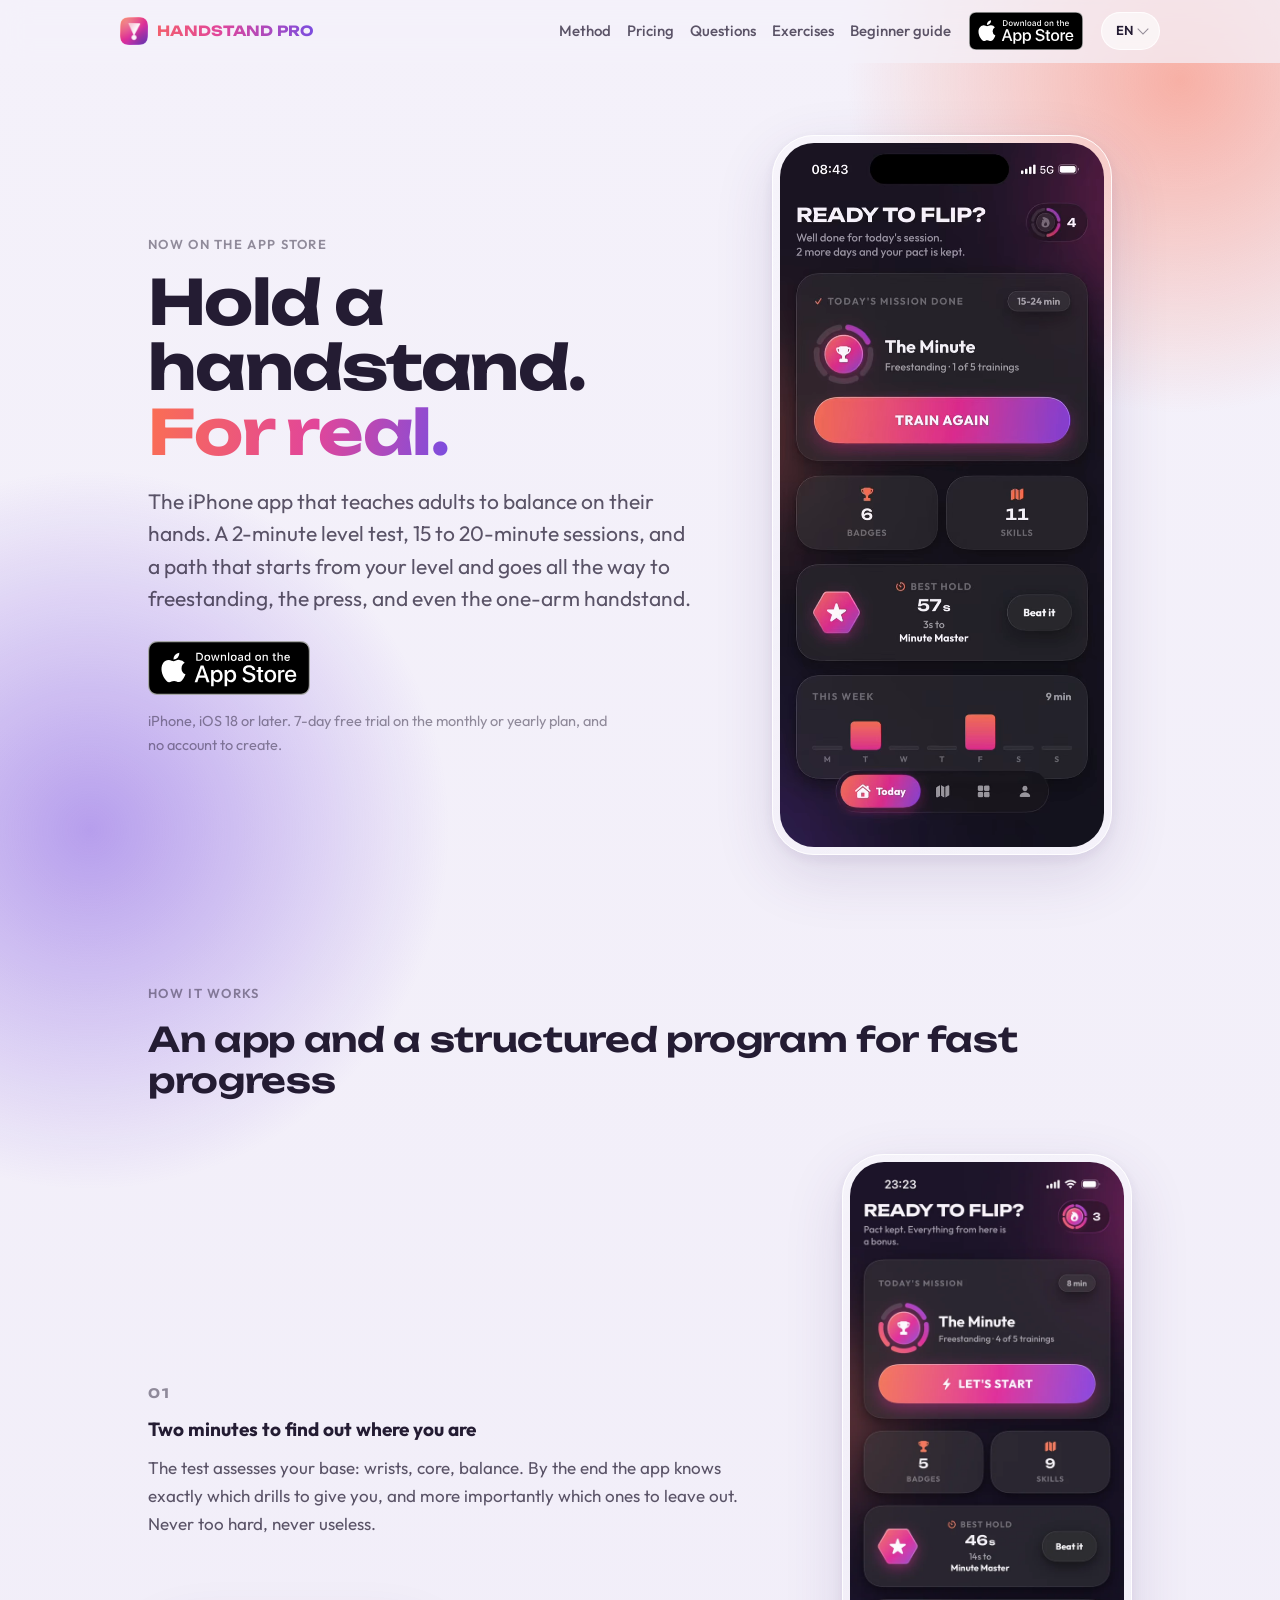
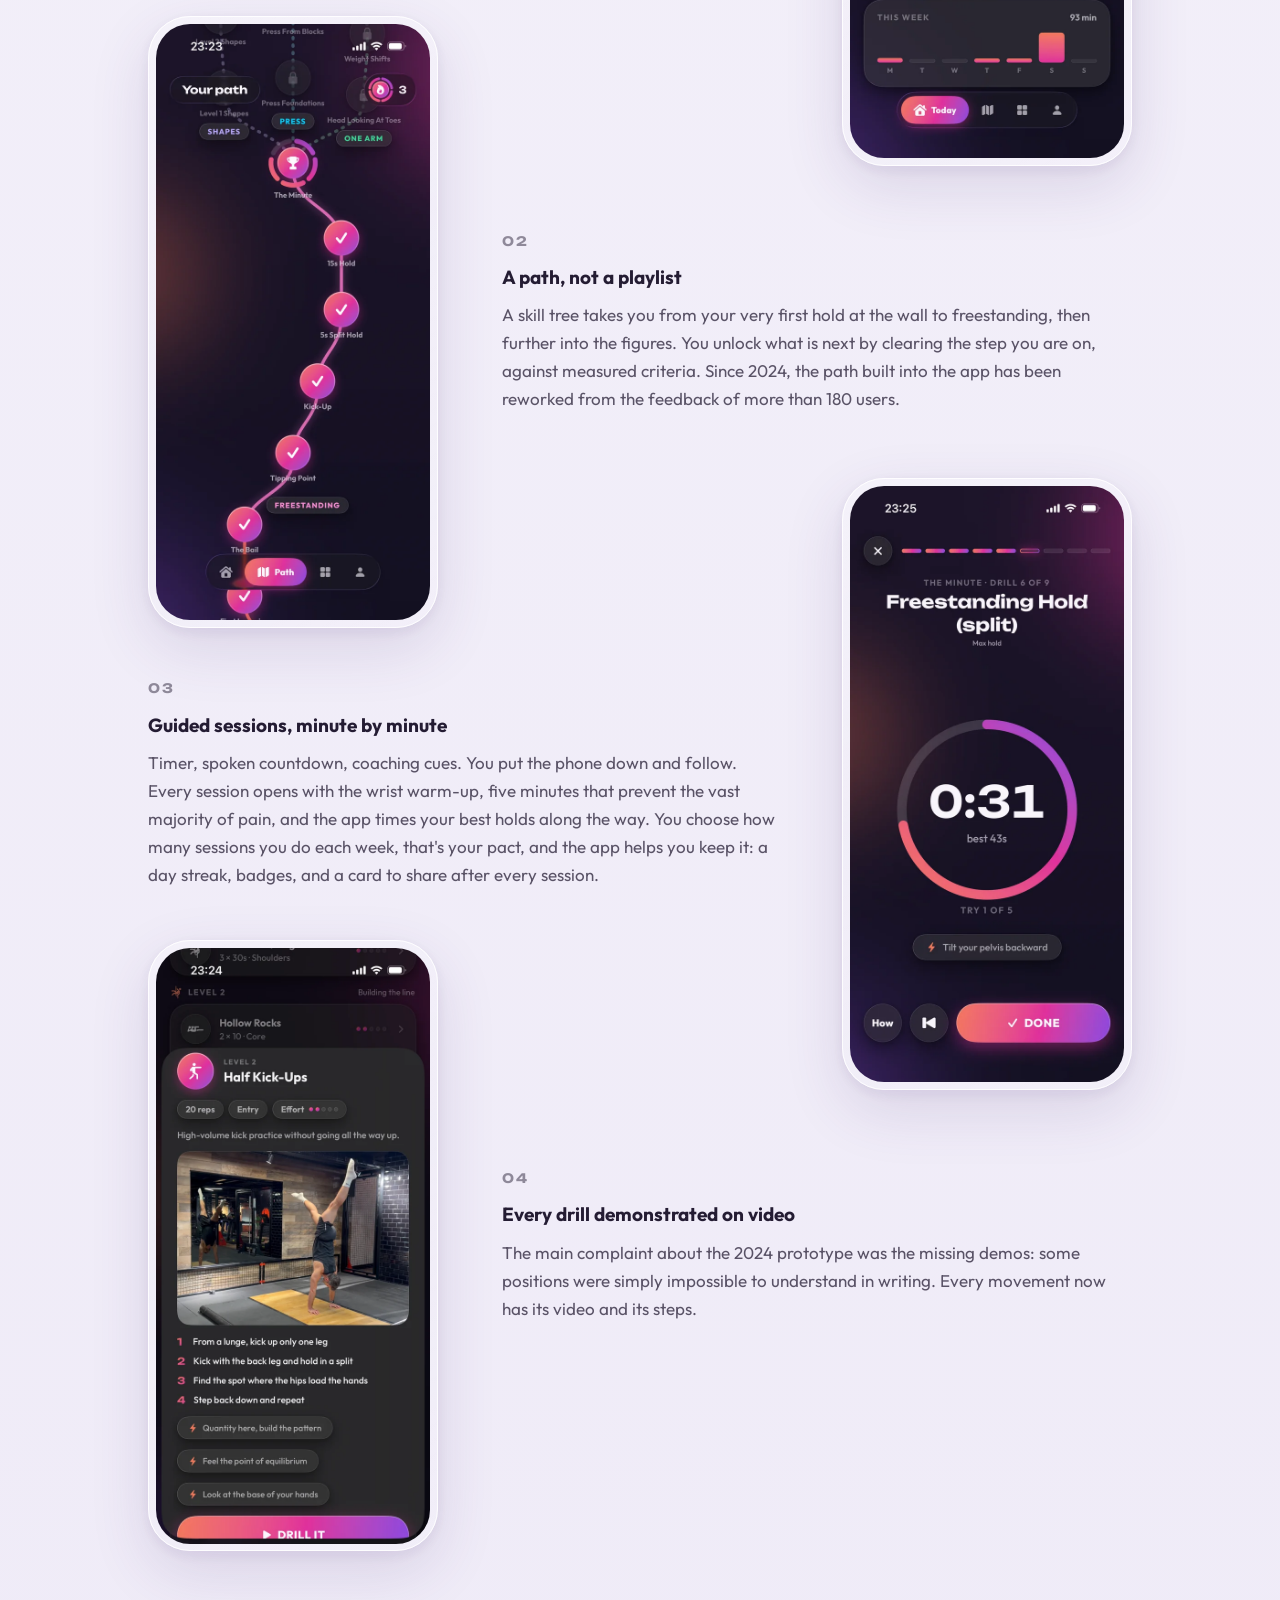
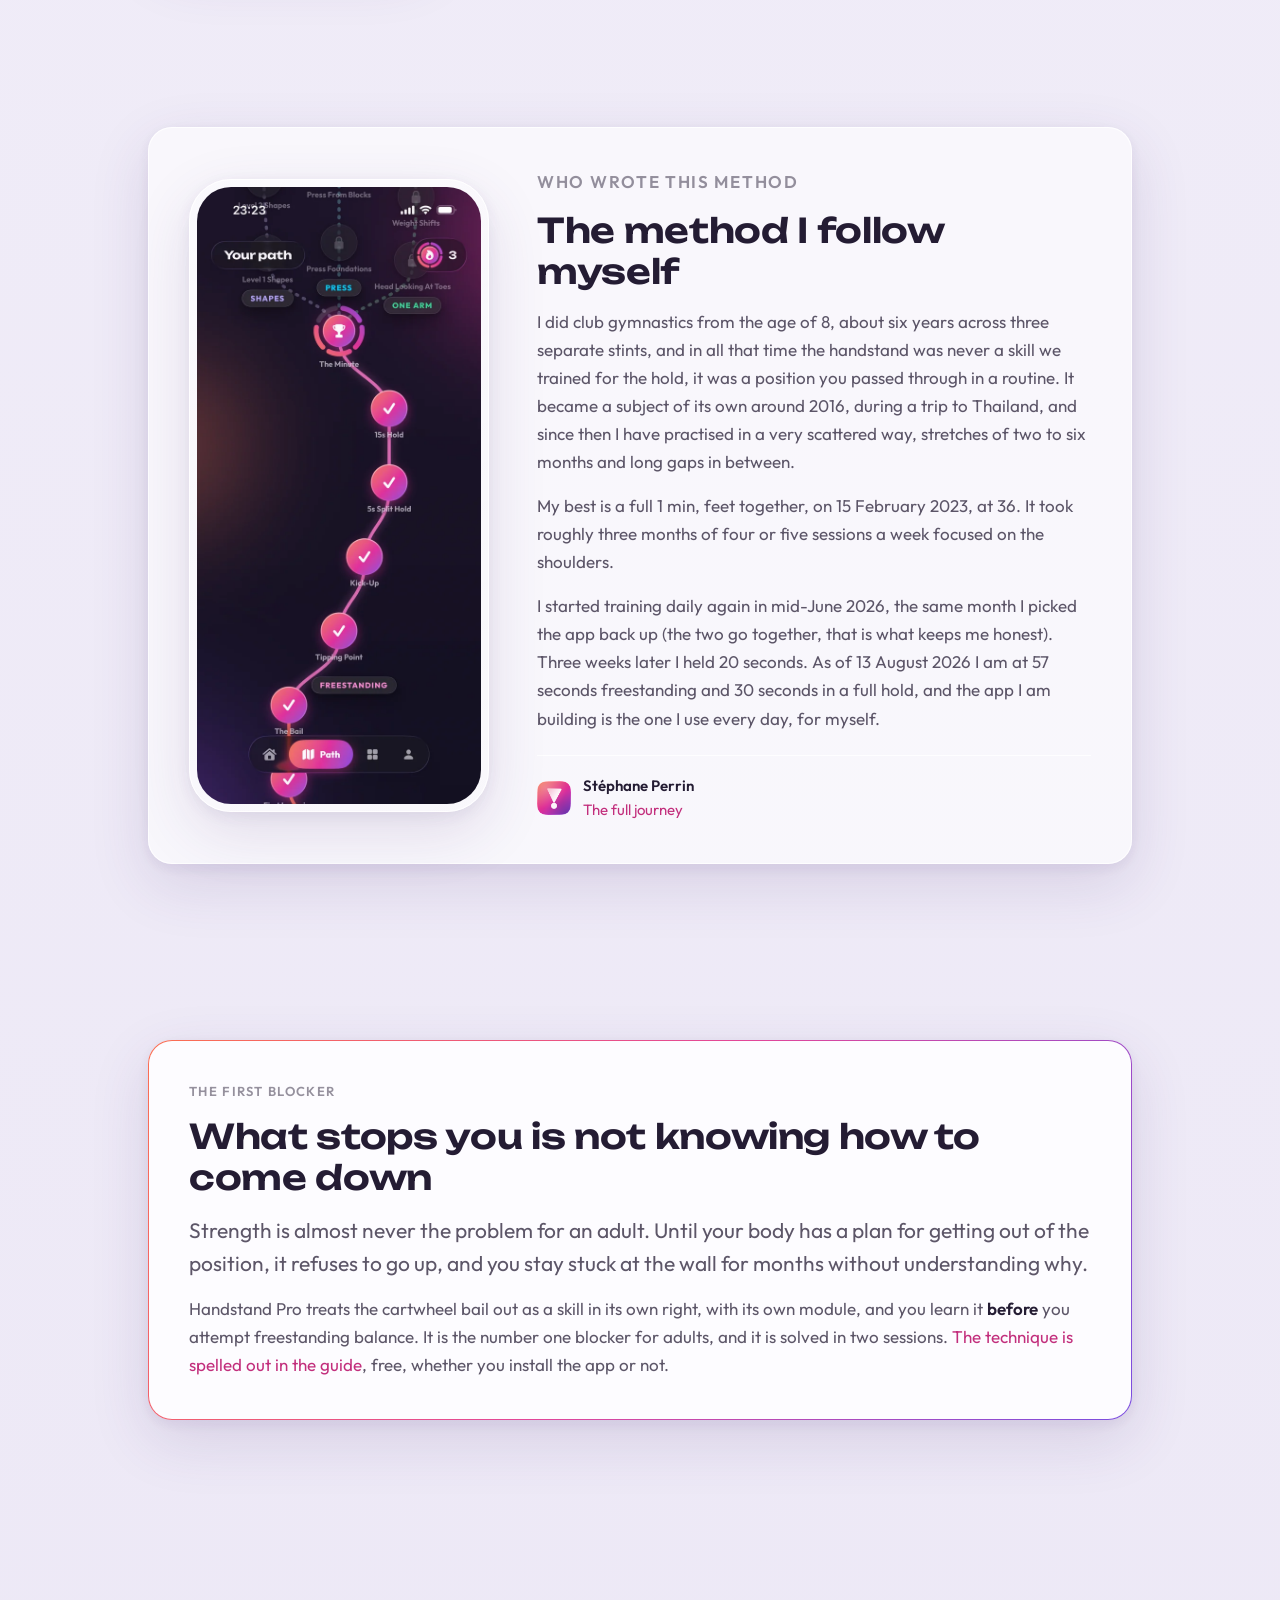
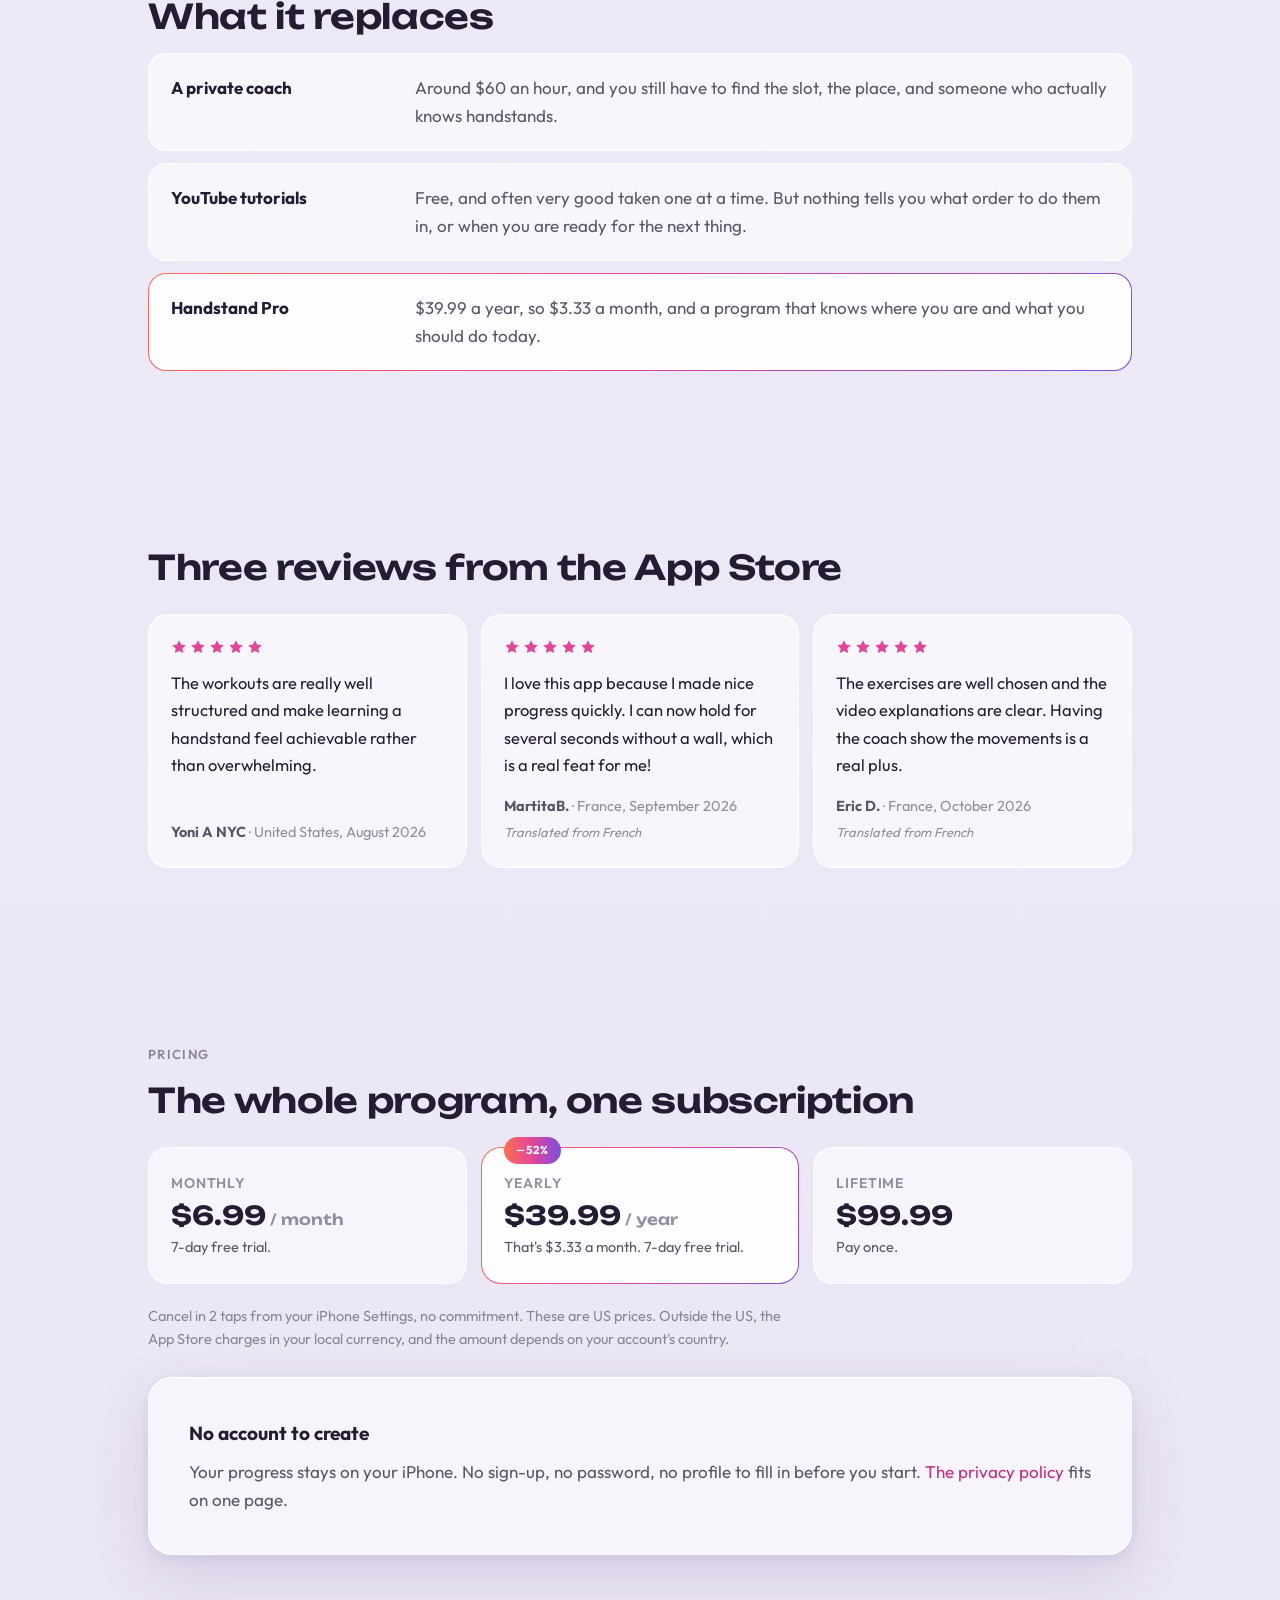
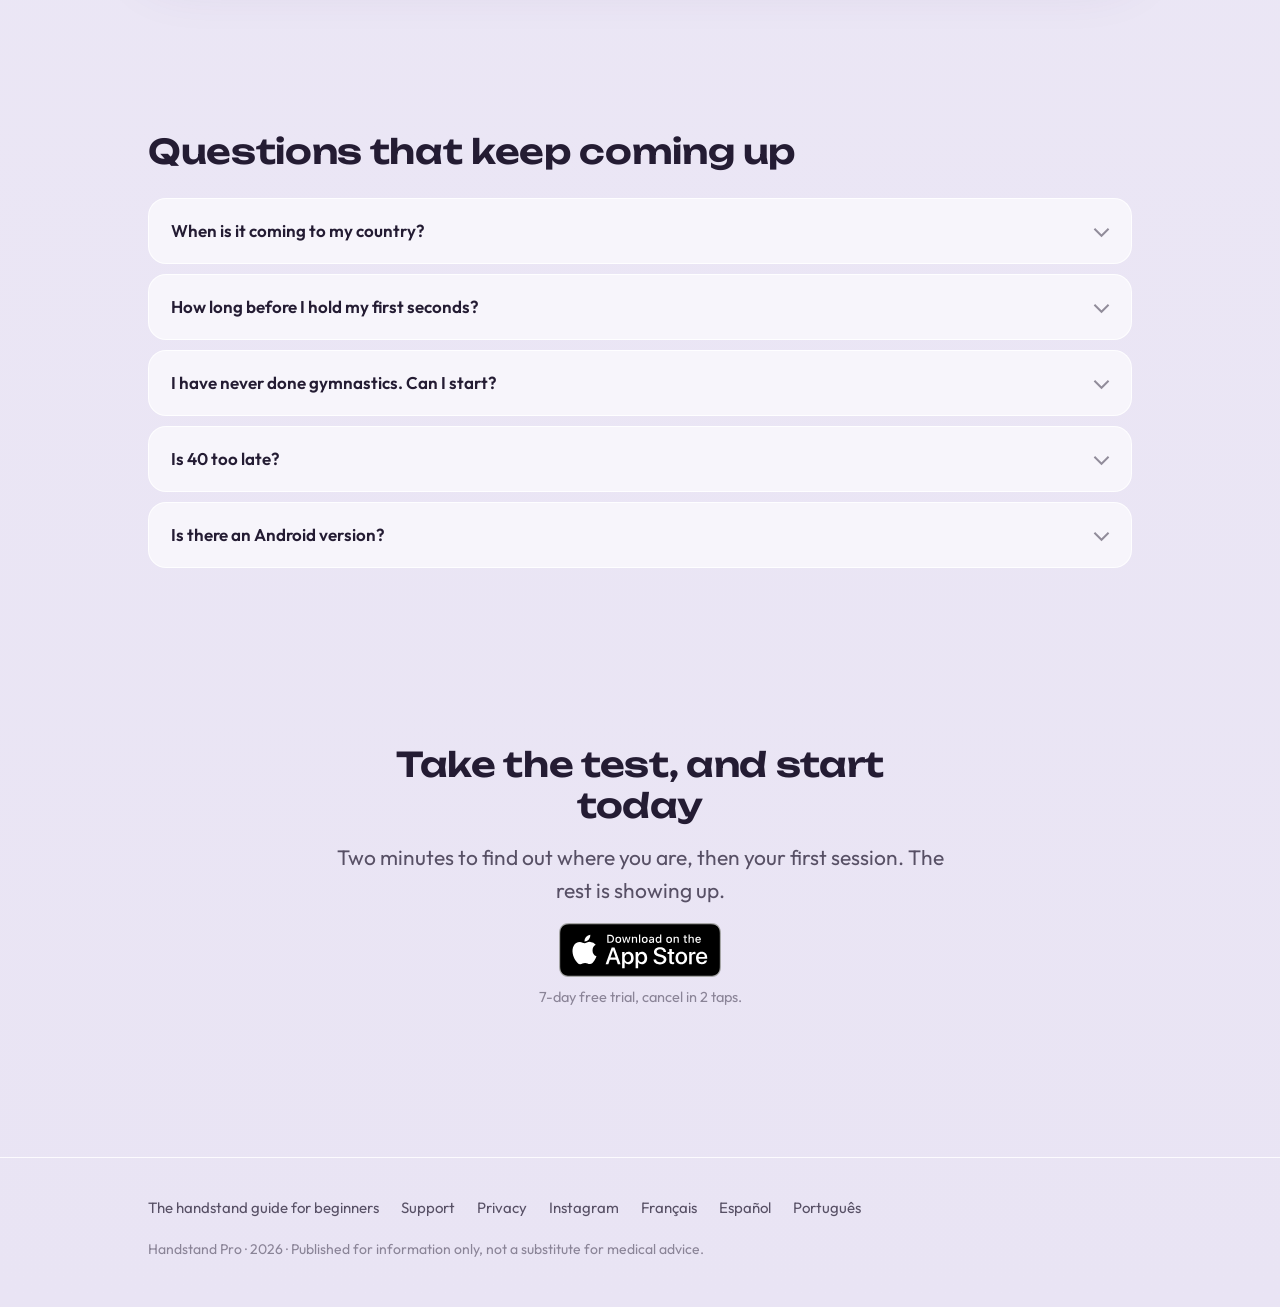
<file: index.html>
<!doctype html>
<html lang="fr">
<head>
<meta charset="utf-8">
<meta name="viewport" content="width=device-width, initial-scale=1">
<title>Handstand Pro</title>
<meta name="description" content="Handstand Pro, l'app iPhone qui apprend l'équilibre sur les mains. Choisissez votre langue. Handstand Pro, the iPhone app that teaches you to balance on your hands. Pick your language. Elige tu idioma.">
<link rel="canonical" href="https://handstandpro.app/en/">
<link rel="alternate" hreflang="fr" href="https://handstandpro.app/fr/">
<link rel="alternate" hreflang="en" href="https://handstandpro.app/en/">
<link rel="alternate" hreflang="es" href="https://handstandpro.app/es/">
<link rel="alternate" hreflang="pt" href="https://handstandpro.app/pt/">
<link rel="alternate" hreflang="x-default" href="https://handstandpro.app/en/">
<meta property="og:type" content="website">
<meta property="og:site_name" content="Handstand Pro">
<meta property="og:title" content="Handstand Pro : tiens sur les mains, pour de vrai">
<meta property="og:description" content="L'app iPhone qui t'apprend l'équilibre sur les mains : test de niveau de 2 minutes, séances de 15 à 20 minutes, parcours du mur à l'équilibre libre.">
<meta property="og:url" content="https://handstandpro.app/">
<meta property="og:image" content="https://handstandpro.app/assets/img/og-default.png">
<meta property="og:image:width" content="1200">
<meta property="og:image:height" content="630">
<meta name="twitter:card" content="summary_large_image">
<meta name="twitter:title" content="Handstand Pro : tiens sur les mains, pour de vrai">
<meta name="twitter:description" content="L'app iPhone qui t'apprend l'équilibre sur les mains : test de niveau de 2 minutes, séances de 15 à 20 minutes, parcours du mur à l'équilibre libre.">
<meta name="twitter:image" content="https://handstandpro.app/assets/img/og-default.png">
<meta name="theme-color" content="#171226">
<link rel="icon" href="/assets/img/favicon-32.png" sizes="32x32">
<link rel="icon" href="/assets/img/favicon-16.png" sizes="16x16">
<link rel="apple-touch-icon" href="/assets/img/apple-touch-icon.png">
<link rel="preload" href="/assets/fonts/Outfit-Regular.woff2" as="font" type="font/woff2" crossorigin>
<link rel="preload" href="/assets/fonts/Unbounded-Bold.woff2" as="font" type="font/woff2" crossorigin>
<link rel="stylesheet" href="/assets/css/style.css">

<!-- Aiguillage de langue. Personne ne doit atterrir sur une page de choix :
     un choix mémorisé gagne, sinon la langue du navigateur, sinon l'anglais.

     ⚠️ Cette page se transforme donc en page de langue dès que le JavaScript
     tourne, y compris pour Googlebot qui le rend en en-US avec un stockage
     vide, et qui voit donc « /en/ ». C'est assumé, mais ça impose une chose :
     **le canonical de cette page pointe vers /en/ et pas vers elle-même.**
     Sans ça, Google traite « / » et « /en/ » en doublons, garde la racine
     parce qu'elle est la plus liée, et n'indexe jamais la page anglaise. C'est
     exactement ce qui s'est produit, constaté en Search Console le 2026-08-30.
     Ne pas remettre un canonical vers « / » ici.

     Il ne s'exécute QUE sur cette page. Aucune page de langue ne redirige, ce
     qui les garde explorables, partageables par lien direct et indexables
     séparément. replace() plutôt que href pour ne pas piéger le bouton retour. -->
<script>
(function () {
  try {
    var choix = localStorage.getItem("hp-lang");
    if (choix !== "fr" && choix !== "en" && choix !== "es" && choix !== "pt") {
      var langue = navigator.language || "";
      choix = /^fr\b/i.test(langue) ? "fr"
            : /^es\b/i.test(langue) ? "es"
            : /^pt\b/i.test(langue) ? "pt"
            : "en";
    }
    location.replace("/" + choix + "/" + location.search + location.hash);
  } catch (e) {}
})();
</script>
</head>
<body>
<main class="wrap section final">
  <p><img src="/assets/img/logo.png" alt="" width="64" height="64" style="border-radius:16px"></p>
  <h1 style="font-size:clamp(28px,5vw,44px)">Handstand&nbsp;<span class="grad">Pro</span></h1>
  <p class="lede">L'app iPhone qui t'apprend l'équilibre sur les mains.<br>
    <span lang="en">The iPhone app that teaches you to balance on your hands.</span><br>
    <span lang="es">La app de iPhone que te enseña el equilibrio sobre las manos.</span><br>
    <span lang="pt">O app de iPhone que ensina você a se equilibrar sobre as mãos.</span></p>
  <div class="cta-row">
    <a class="btn-store" href="/fr/" hreflang="fr" lang="fr">
      <span class="store-lines"><span class="store-small">Le site en</span><span class="store-big">Français</span></span>
    </a>
    <a class="btn-ghost" href="/en/" hreflang="en" lang="en">English</a>
    <a class="btn-ghost" href="/es/" hreflang="es" lang="es">Español</a>
    <a class="btn-ghost" href="/pt/" hreflang="pt" lang="pt">Português</a>
  </div>
  <p class="cta-note" style="margin-top:26px">
    <a href="https://learn.handstandpro.app/fr/">Le guide du handstand</a> ·
    <a href="https://learn.handstandpro.app/" hreflang="en" lang="en">The handstand guide</a> ·
    <a href="https://learn.handstandpro.app/es/" hreflang="es" lang="es">La guía del handstand</a> ·
    <a href="https://learn.handstandpro.app/pt/" hreflang="pt" lang="pt">O guia da parada de mão</a> ·
    <a href="https://support.handstandpro.app">Assistance</a> ·
    <a href="https://privacy.handstandpro.app">Confidentialité</a>
  </p>
</main>
</body>
</html>
</file>
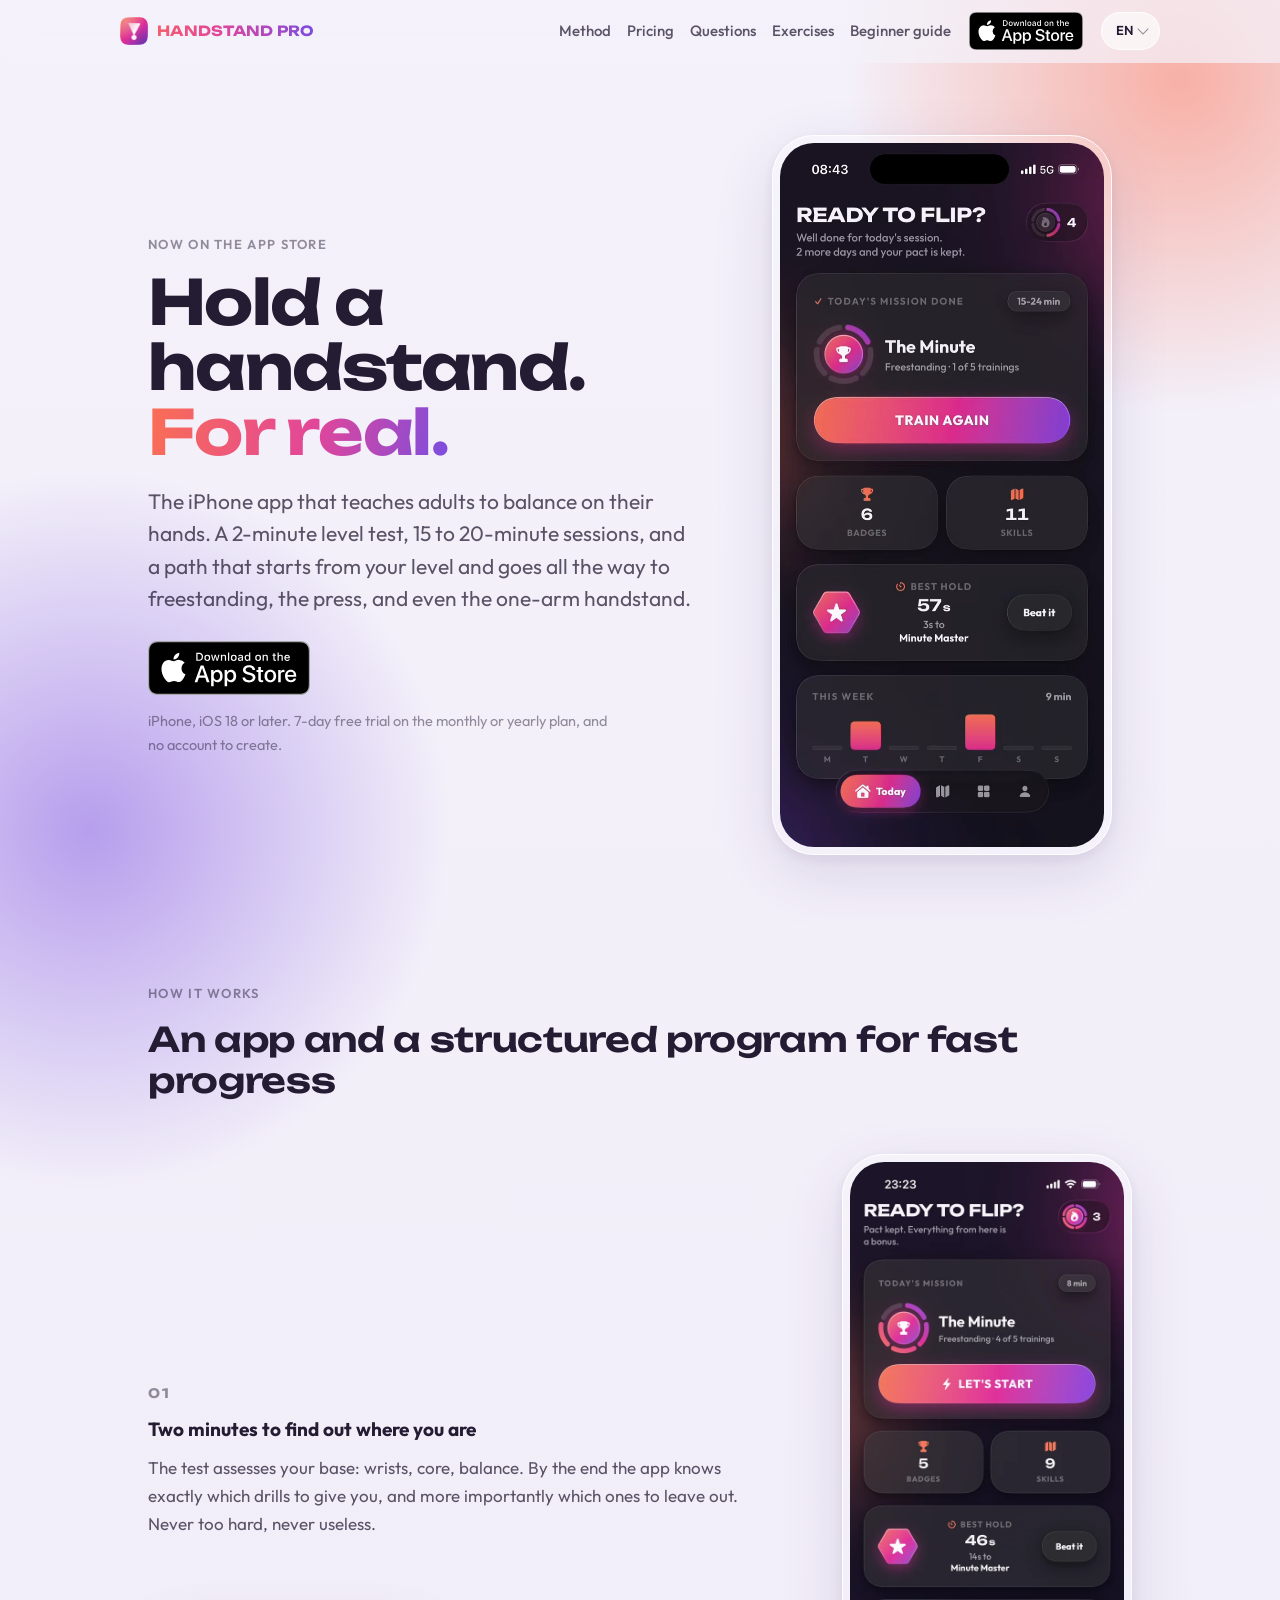
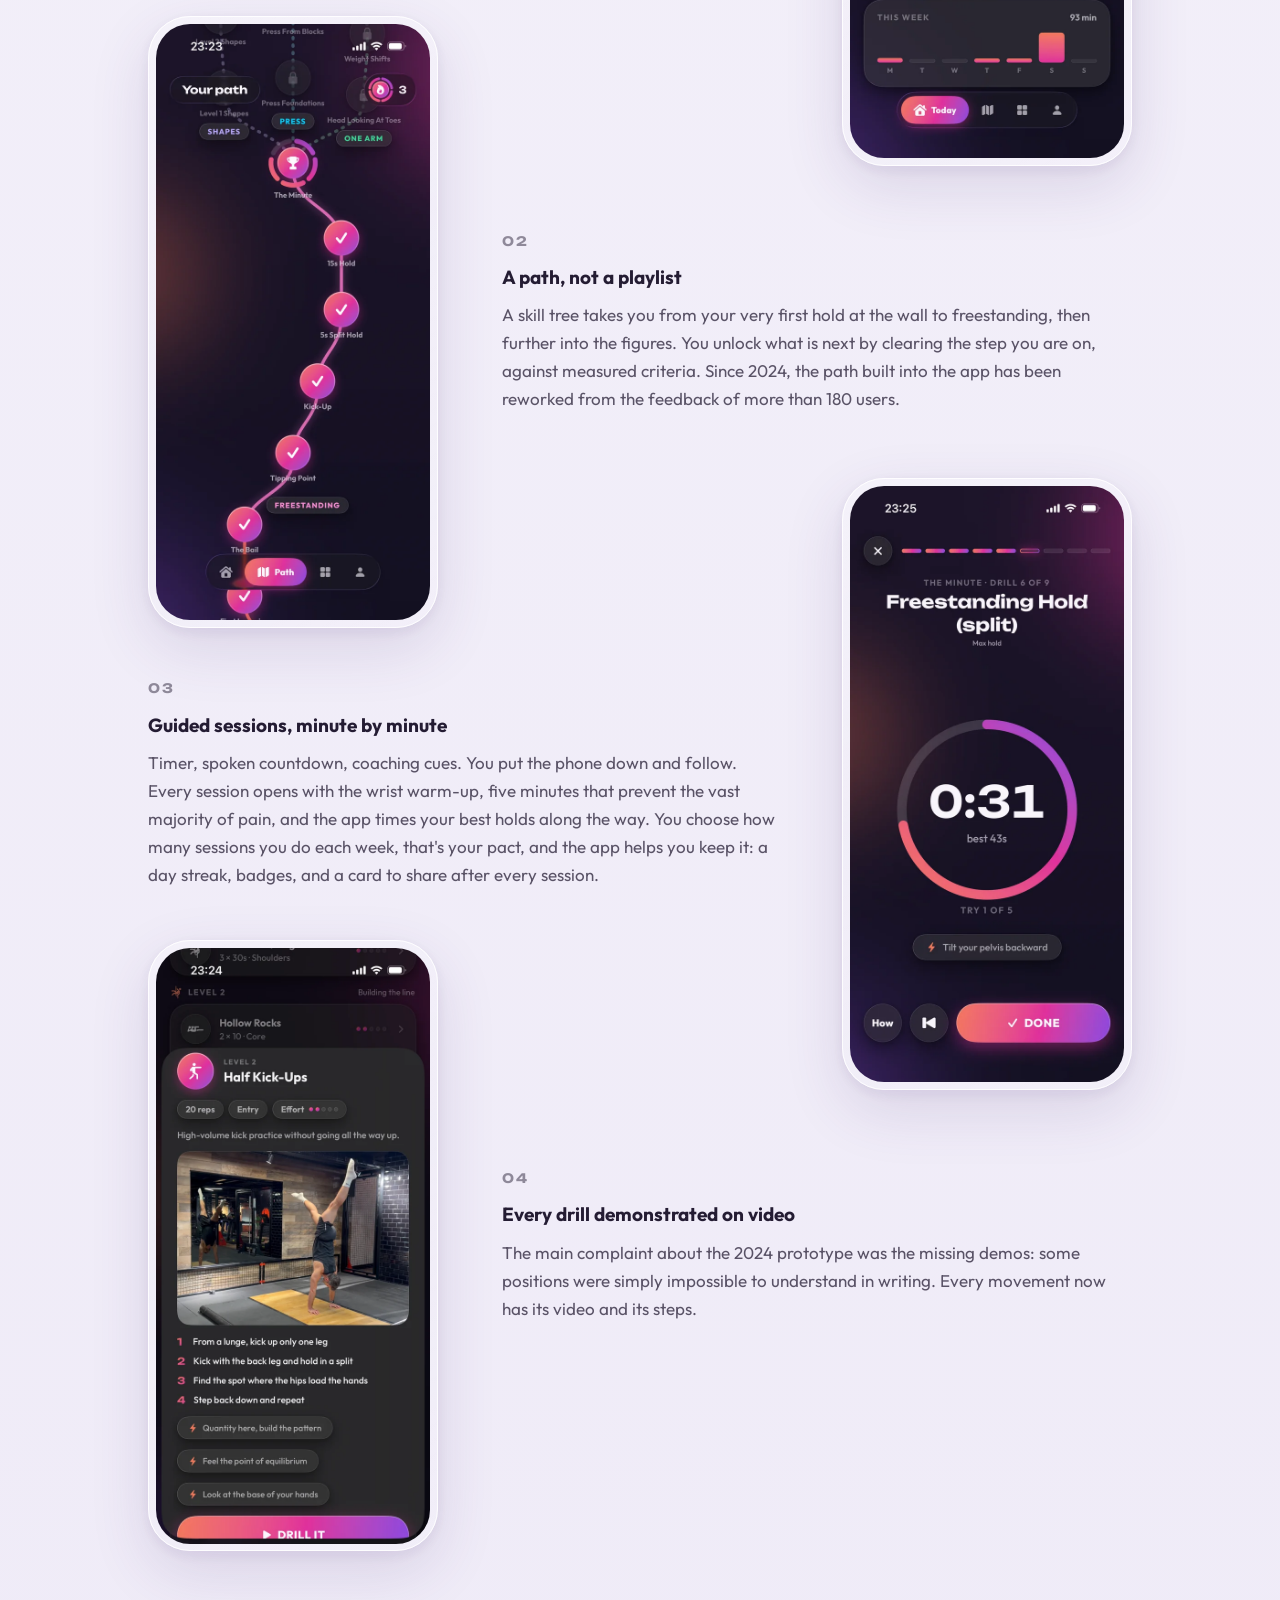
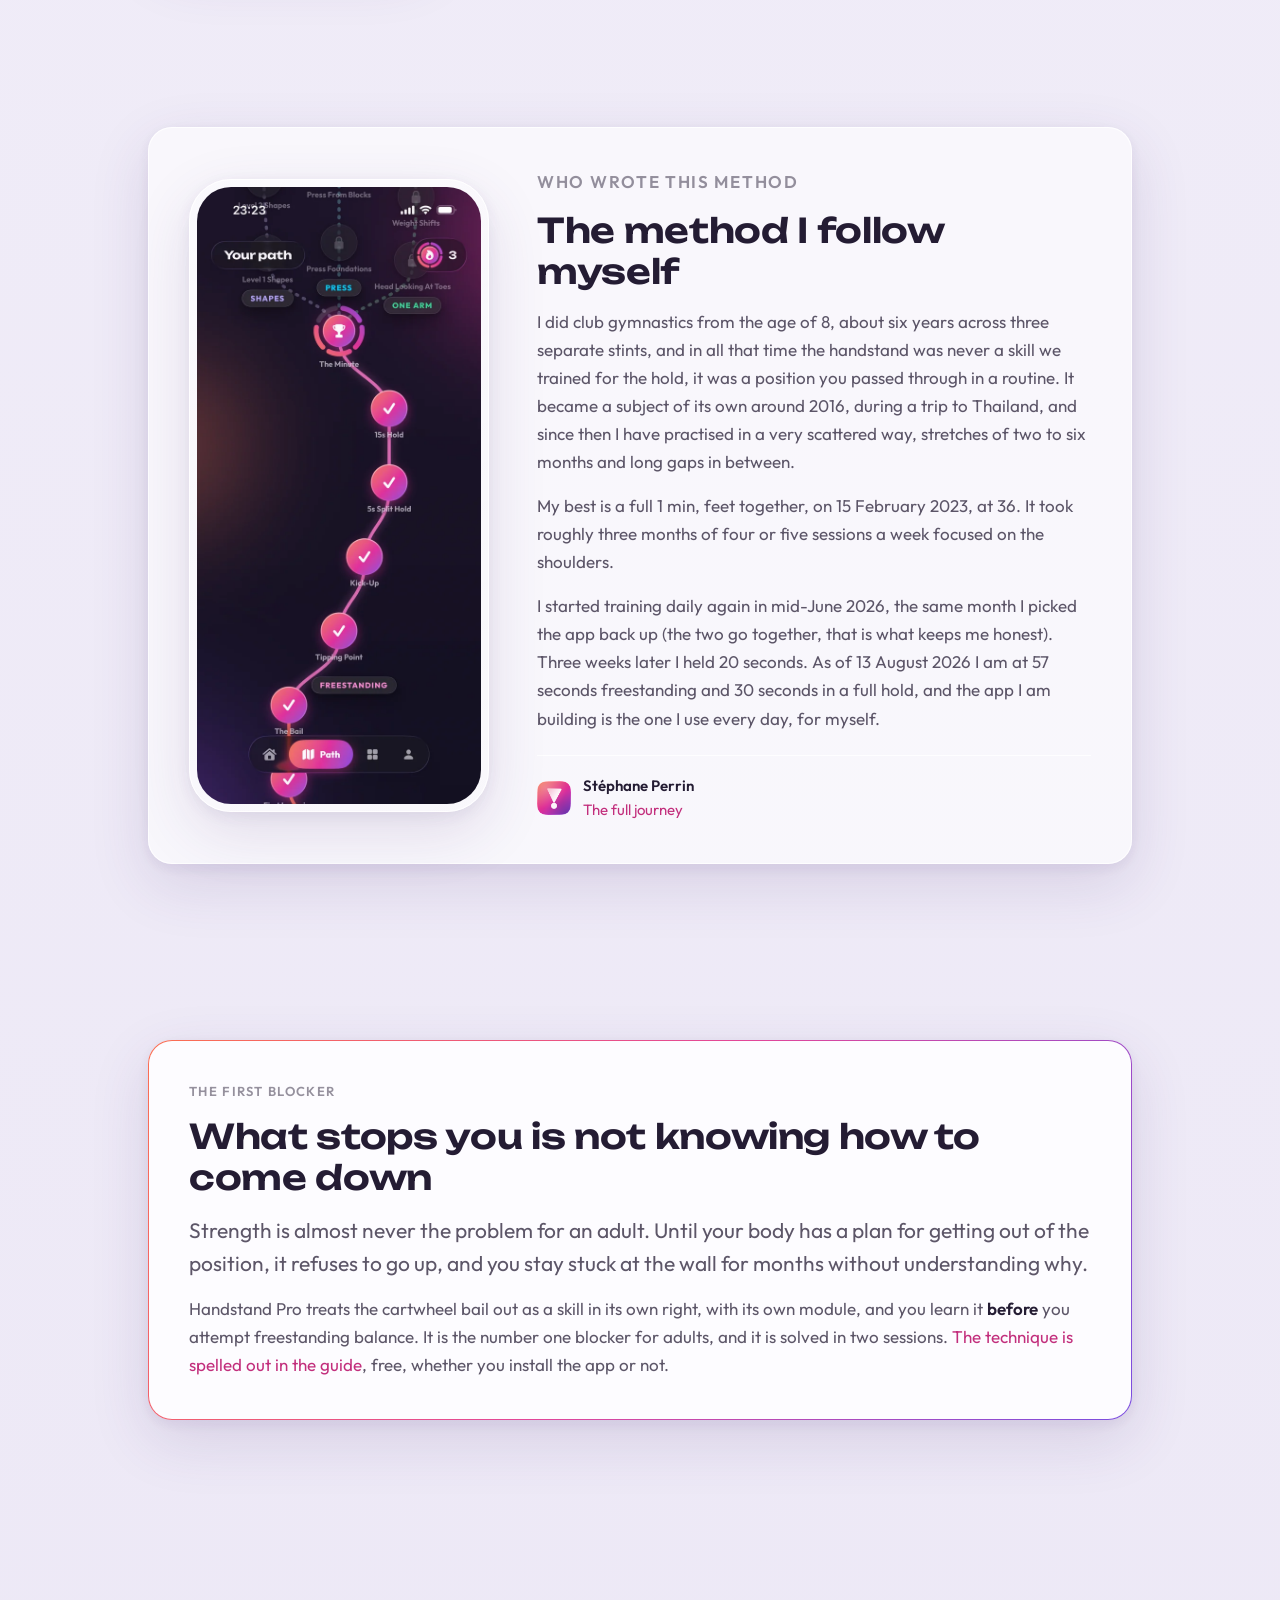
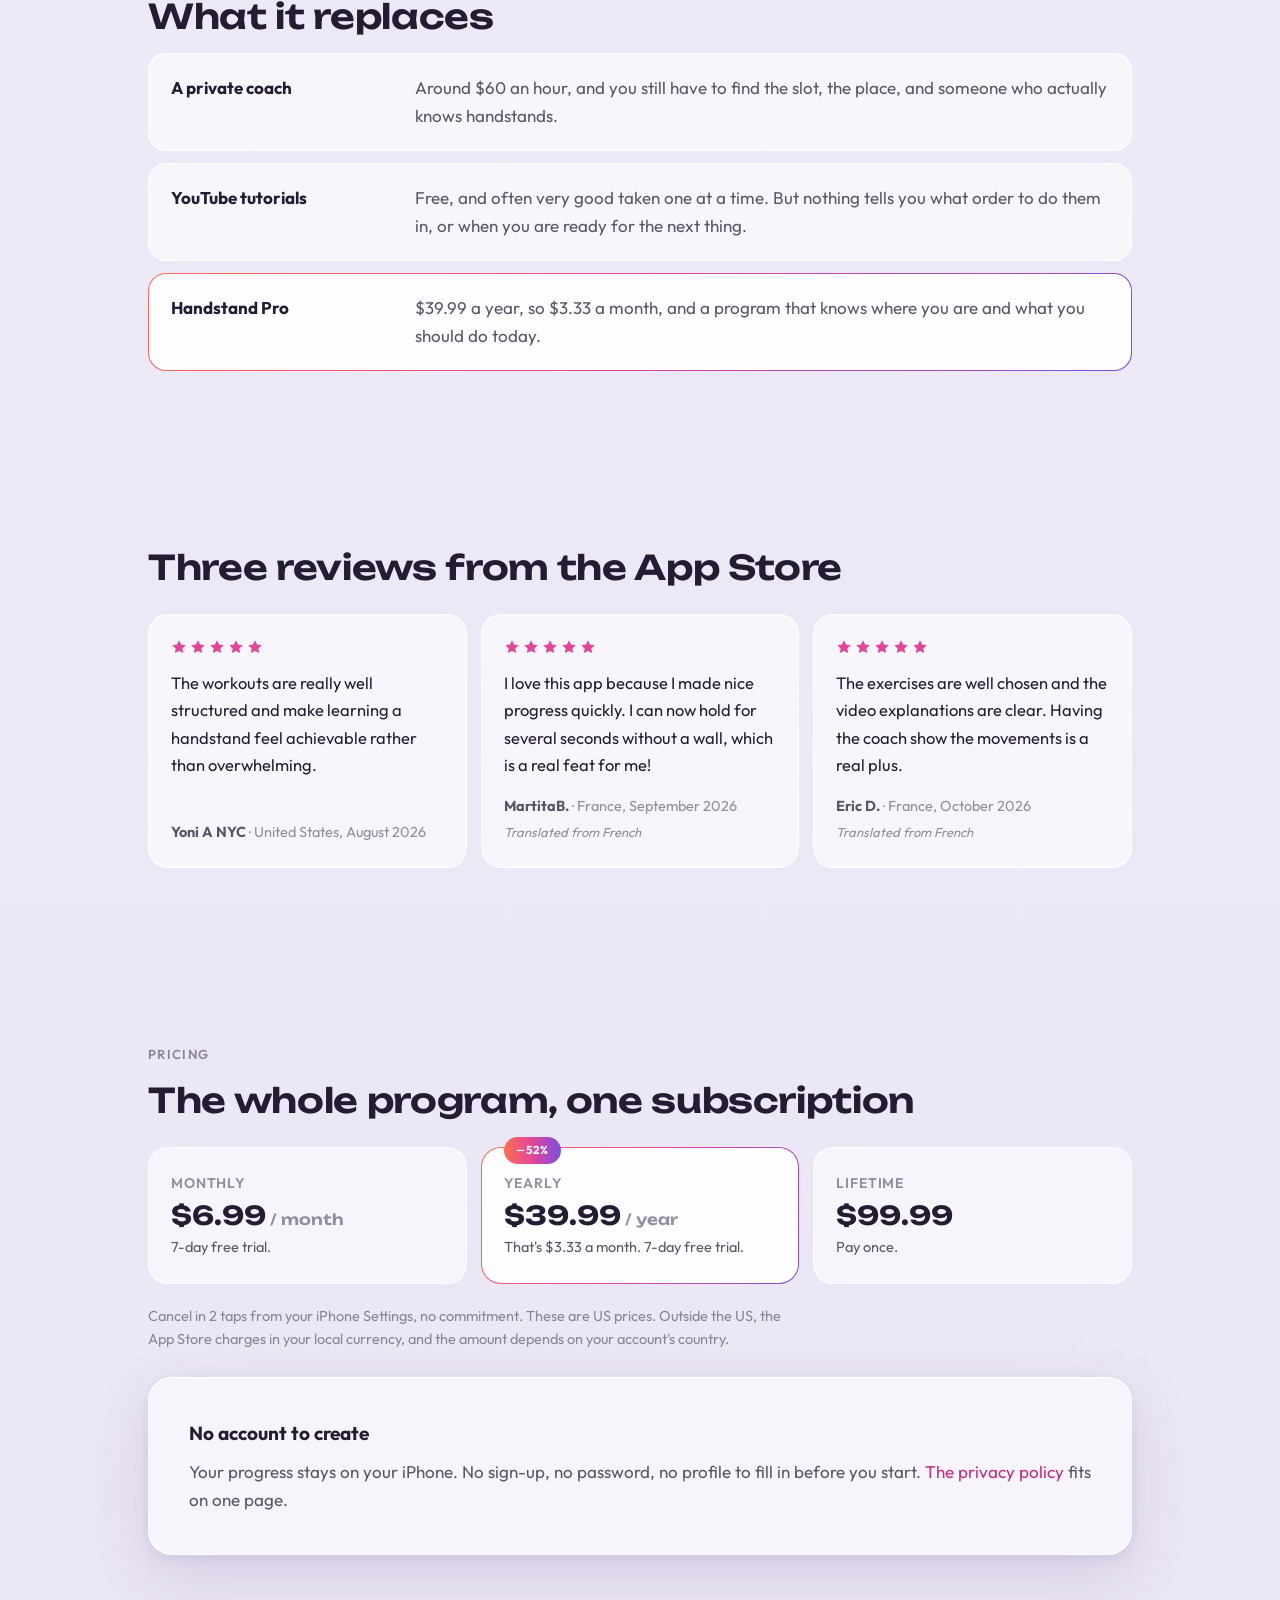
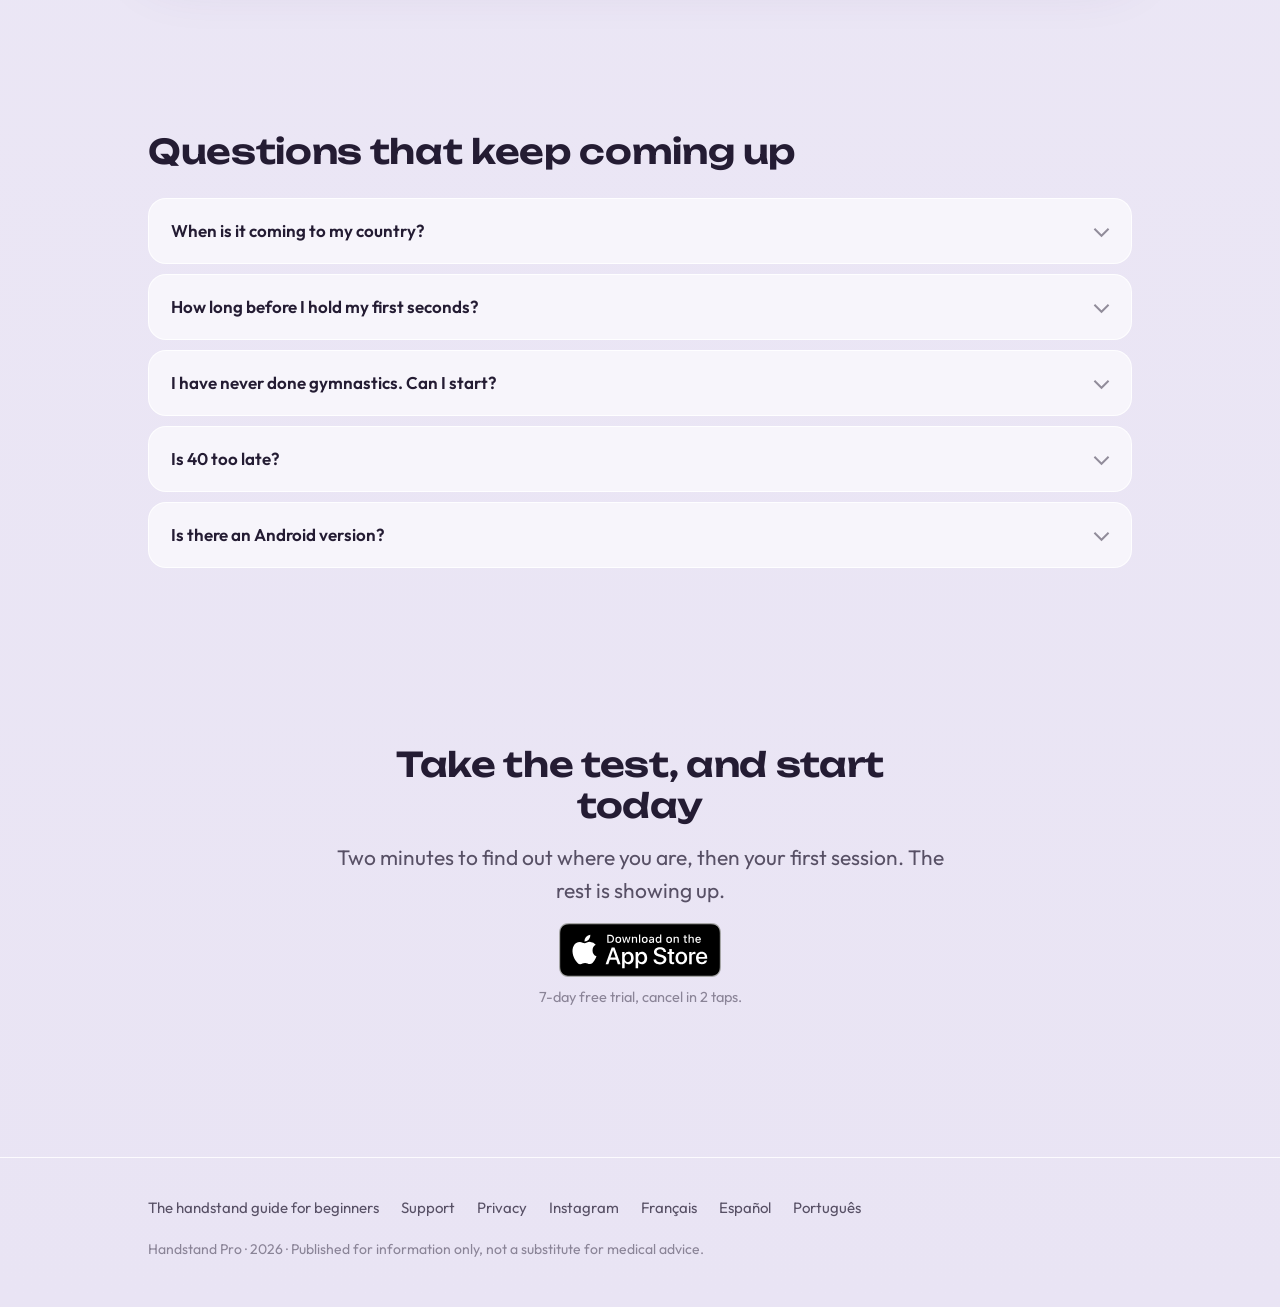
<file: en/index.html>
<!doctype html>
<html lang="en">
<head>
<meta charset="utf-8">
<meta name="viewport" content="width=device-width, initial-scale=1">
<title>Handstand Pro: learn to hold a handstand, 15 minutes a day</title>
<meta name="description" content="Learn the handstand with a real program: a 2-minute level test, 15 to 20-minute sessions, a path from the wall to freestanding. On iPhone, with a 7-day free trial.">
<link rel="canonical" href="https://handstandpro.app/en/">
<link rel="alternate" hreflang="fr" href="https://handstandpro.app/fr/">
<link rel="alternate" hreflang="en" href="https://handstandpro.app/en/">
<link rel="alternate" hreflang="es" href="https://handstandpro.app/es/">
<link rel="alternate" hreflang="pt" href="https://handstandpro.app/pt/">
<link rel="alternate" hreflang="x-default" href="https://handstandpro.app/en/">
<meta property="og:type" content="website">
<meta property="og:site_name" content="Handstand Pro">
<meta property="og:title" content="Handstand Pro: hold a handstand. For real.">
<meta property="og:description" content="The iPhone app that teaches you to balance on your hands: a 2-minute level test, 15 to 20-minute sessions, a path from the wall to freestanding.">
<meta property="og:url" content="https://handstandpro.app/en/">
<meta property="og:image" content="https://handstandpro.app/assets/img/og-default.png">
<meta property="og:image:width" content="1200">
<meta property="og:image:height" content="630">
<meta property="og:locale" content="en_US">
<meta property="og:locale:alternate" content="fr_FR">
<meta property="og:locale:alternate" content="es_ES">
<meta property="og:locale:alternate" content="pt_BR">
<meta name="twitter:card" content="summary_large_image">
<meta name="twitter:title" content="Handstand Pro: hold a handstand. For real.">
<meta name="twitter:description" content="The iPhone app that teaches you to balance on your hands: a 2-minute level test, 15 to 20-minute sessions, a path from the wall to freestanding.">
<meta name="twitter:image" content="https://handstandpro.app/assets/img/og-default.png">
<meta name="theme-color" content="#171226">
<meta name="apple-itunes-app" content="app-id=6780564521">
<link rel="icon" href="/assets/img/favicon-32.png" sizes="32x32">
<link rel="icon" href="/assets/img/favicon-16.png" sizes="16x16">
<link rel="apple-touch-icon" href="/assets/img/apple-touch-icon.png">
<link rel="preload" href="/assets/fonts/Outfit-Regular.woff2" as="font" type="font/woff2" crossorigin>
<link rel="preload" href="/assets/fonts/Unbounded-Bold.woff2" as="font" type="font/woff2" crossorigin>
<link rel="stylesheet" href="/assets/css/style.css">
<script type="application/ld+json">
{
  "@context": "https://schema.org",
  "@type": "MobileApplication",
  "name": "Handstand Pro",
  "operatingSystem": "iOS 18",
  "applicationCategory": "HealthApplication",
  "url": "https://handstandpro.app/en/",
  "installUrl": "https://apps.apple.com/app/handstand-pro/id6780564521",
  "inLanguage": [
    "fr",
    "en",
    "es",
    "pt"
  ],
  "description": "The iPhone app that teaches you to balance on your hands: a 2-minute level test, 15 to 20-minute guided sessions, a path from your first hold at the wall to a freestanding handstand.",
  "screenshot": [
    "https://handstandpro.app/assets/img/screen-home.webp",
    "https://handstandpro.app/assets/img/screen-path.webp",
    "https://handstandpro.app/assets/img/screen-session.webp",
    "https://handstandpro.app/assets/img/screen-drill.webp"
  ],
  "image": "https://handstandpro.app/assets/img/og-default.png",
  "author": {
    "@type": "Person",
    "name": "Stéphane Perrin",
    "url": "https://learn.handstandpro.app/en/stephane-perrin/"
  },
  "sameAs": [
    "https://learn.handstandpro.app/"
  ],
  "offers": [
    {
      "@type": "Offer",
      "name": "Monthly",
      "price": "6.99",
      "priceCurrency": "USD"
    },
    {
      "@type": "Offer",
      "name": "Yearly",
      "price": "39.99",
      "priceCurrency": "USD"
    },
    {
      "@type": "Offer",
      "name": "Lifetime",
      "price": "99.99",
      "priceCurrency": "USD"
    }
  ]
}
</script>
<script type="application/ld+json">
{
  "@context": "https://schema.org",
  "@type": "FAQPage",
  "mainEntity": [
    {
      "@type": "Question",
      "name": "When is it coming to my country?",
      "acceptedAnswer": {
        "@type": "Answer",
        "text": "It went live in August 2026 and has been opening country by country since. The United States, the United Kingdom, Ireland, Canada, Australia and New Zealand are open, along with most of Europe. The quickest check is the App Store button above: if it opens the listing, you can install it."
      }
    },
    {
      "@type": "Question",
      "name": "How long before I hold my first seconds?",
      "acceptedAnswer": {
        "@type": "Answer",
        "text": "It depends on where you start and how regular you are. For an adult training three to five times a week, the first seconds of freestanding balance usually land somewhere between six weeks and six months."
      }
    },
    {
      "@type": "Question",
      "name": "I have never done gymnastics. Can I start?",
      "acceptedAnswer": {
        "@type": "Answer",
        "text": "Yes. That is exactly what the level test is for: it looks at your wrists, your core and your balance, then builds the progression from there. If you have never left the floor, the path starts on the floor."
      }
    },
    {
      "@type": "Question",
      "name": "Is 40 too late?",
      "acceptedAnswer": {
        "@type": "Answer",
        "text": "No. The app was built by an adult who rebuilt his balance after 35. What changes with age is warm-up time and recovery, not your ability to learn the movement."
      }
    },
    {
      "@type": "Question",
      "name": "Is there an Android version?",
      "acceptedAnswer": {
        "@type": "Answer",
        "text": "No, and none is planned for now. Handstand Pro needs an iPhone running iOS 18 or later."
      }
    }
  ]
}
</script>
<script type="module">
const tz = Intl.DateTimeFormat().resolvedOptions().timeZone || "";
if (tz && !/^(Europe|Arctic)\/|^Atlantic\/(Reykjavik|Canary|Madeira|Azores|Faroe)$|^Asia\/(Nicosia|Famagusta)$|^America\/(Guadeloupe|Martinique|Cayenne|Marigot|St_Barthelemy)$|^Indian\/(Reunion|Mayotte)$/.test(tz)) {
  const { analytics } = await import("https://esm.sh/@heycatch/sdk@0.8.3");
  analytics.init({
    projectKey: "hck_pk_hbgGAgC59ZfD9SossjCLIf8xPbJUcLk4",
    install: { framework: "web", agent: "claude-code" },
    site: "landing",
    requestBatching: false,
  });
}
</script>
</head><body>
<a class="skip" href="#main">Skip to content</a>

<header class="site-header">
  <div class="header-inner">
    <a class="brand" href="/en/"><img src="/assets/img/logo.png" alt="" width="28" height="28"> <span class="brand-word">Handstand&nbsp;Pro</span></a>
    <nav class="site-nav" aria-label="Main navigation">
      <a href="#how">Method</a>
      <a href="#pricing">Pricing</a>
      <a href="#faq">Questions</a>
      <a href="https://learn.handstandpro.app/en/exercises/">Exercises</a>
      <a href="https://learn.handstandpro.app/">Beginner guide</a>
    </nav>
    <a class="btn-badge header-badge" href="https://apps.apple.com/app/handstand-pro/id6780564521?pt=127301241&ct=HomeEN-Header&mt=8"><img src="/assets/img/badge-app-store-en.svg" alt="Download on the App Store" width="120" height="40"></a>
    <details class="langs">
      <summary aria-label="Language">EN</summary>
      <nav aria-label="Language"><a href="/fr/" hreflang="fr" lang="fr">FR  Français</a><a href="/es/" hreflang="es" lang="es">ES  Español</a><a href="/pt/" hreflang="pt" lang="pt">PT  Português</a></nav>
    </details>
    <details class="menu">
      <summary aria-label="Menu">
        <svg class="icon-open" width="20" height="20" viewBox="0 0 20 20" aria-hidden="true"><path d="M3 5.5h14M3 10h14M3 14.5h14" stroke="currentColor" stroke-width="1.8" stroke-linecap="round"/></svg>
        <svg class="icon-close" width="20" height="20" viewBox="0 0 20 20" aria-hidden="true"><path d="M5 5l10 10M15 5L5 15" stroke="currentColor" stroke-width="1.8" stroke-linecap="round"/></svg>
      </summary>
      <nav aria-label="Main navigation">
        <a href="https://learn.handstandpro.app/en/exercises/">Exercises</a>
        <a href="https://learn.handstandpro.app/">Beginner guide</a>
        <span class="menu-sep" aria-hidden="true"></span>
        <a href="#how">Method</a>
        <a href="#pricing">Pricing</a>
        <a href="#faq">Questions</a>
      </nav>
    </details>
  </div>
</header>
<script>
/* Menus repliés de l'en-tête : un seul ouvert à la fois, fermés par un lien
   choisi, un toucher ailleurs ou Échap. Sans script, ils s'ouvrent et se
   ferment quand même, c'est le comportement natif de <details>. */
(function () {
  var all = document.querySelectorAll(".site-header details");
  all.forEach(function (d) {
    d.addEventListener("toggle", function () {
      if (d.open) all.forEach(function (o) { if (o !== d) o.open = false; });
    });
  });
  document.addEventListener("click", function (e) {
    all.forEach(function (d) {
      if (d.open && (!d.contains(e.target) || e.target.closest("nav a"))) d.open = false;
    });
  });
  document.addEventListener("keydown", function (e) {
    if (e.key !== "Escape") return;
    all.forEach(function (d) {
      if (d.open) { d.open = false; d.querySelector("summary").focus(); }
    });
  });
})();
</script>
<main id="main">

  <!-- Hero. Le visuel passe avant l'explication : la vidéo de démo montre le
       test, la séance et la progression en huit secondes, muette et en boucle. -->
  <section class="hero">
    <div class="wrap hero-grid">
      <div>
        <p class="eyebrow">Now on the App Store</p>
        <h1>Hold a handstand.<br><span class="grad">For real.</span></h1>
        <p class="lede">The iPhone app that teaches adults to balance on their hands. A 2-minute level test, 15 to 20-minute sessions, and a path that starts from your level and goes all the way to freestanding, the press, and even the one-arm handstand.</p>
        <div class="cta-row">
          <a class="btn-badge" href="https://apps.apple.com/app/handstand-pro/id6780564521?pt=127301241&ct=HomeEN-Hero&mt=8"><img src="/assets/img/badge-app-store-en.svg" alt="Download on the App Store" width="120" height="40"></a>
        </div>
        <p class="cta-note">iPhone, iOS 18 or later. 7-day free trial on the monthly or yearly plan, and no account to create.</p>
      </div>
      <div class="phone phone-lg">
        <div class="phone-screen">
          <video autoplay muted loop playsinline preload="metadata" poster="/assets/video/Demo-EN-Handstand-Pro-poster.jpg" aria-label="Handstand Pro app demo">
            <source src="/assets/video/Demo-EN-Handstand-Pro.webm" type="video/webm">
            <source src="/assets/video/Demo-EN-Handstand-Pro.mp4" type="video/mp4">
          </video>
        </div>
      </div>
    </div>
  </section>

  <section class="section" id="how">
    <div class="wrap">
      <p class="eyebrow">How it works</p>
      <h2 style="margin-bottom:clamp(30px,5vw,54px)">An app and a structured program for fast progress</h2>

      <div class="step">
        <div>
          <p class="step-num">01</p>
          <h3>Two minutes to find out where you are</h3>
          <p>The test assesses your base: wrists, core, balance. By the end the app knows exactly which drills to give you, and more importantly which ones to leave out. Never too hard, never useless.</p>
        </div>
        <div class="step-visual"><div class="phone"><div class="phone-screen"><img src="/assets/img/screen-home.webp" alt="The app home screen with the daily mission" width="600" height="1304" loading="lazy"></div></div></div>
      </div>
      <div class="step">
        <div>
          <p class="step-num">02</p>
          <h3>A path, not a playlist</h3>
          <p>A skill tree takes you from your very first hold at the wall to freestanding, then further into the figures. You unlock what is next by clearing the step you are on, against measured criteria. Since 2024, the path built into the app has been reworked from the feedback of more than 180 users.</p>
        </div>
        <div class="step-visual"><div class="phone"><div class="phone-screen"><img src="/assets/img/screen-path.webp" alt="The app skill tree" width="600" height="1304" loading="lazy"></div></div></div>
      </div>
      <div class="step">
        <div>
          <p class="step-num">03</p>
          <h3>Guided sessions, minute by minute</h3>
          <p>Timer, spoken countdown, coaching cues. You put the phone down and follow. Every session opens with the wrist warm-up, five minutes that prevent the vast majority of pain, and the app times your best holds along the way. You choose how many sessions you do each week, that's your pact, and the app helps you keep it: a day streak, badges, and a card to share after every session.</p>
        </div>
        <div class="step-visual"><div class="phone"><div class="phone-screen"><img src="/assets/img/screen-session.webp" alt="The session player and its timer" width="600" height="1304" loading="lazy"></div></div></div>
      </div>
      <div class="step">
        <div>
          <p class="step-num">04</p>
          <h3>Every drill demonstrated on video</h3>
          <p>The main complaint about the 2024 prototype was the missing demos: some positions were simply impossible to understand in writing. Every movement now has its video and its steps.</p>
        </div>
        <div class="step-visual"><div class="phone"><div class="phone-screen"><img src="/assets/img/screen-drill.webp" alt="A drill page with its demo video" width="600" height="1304" loading="lazy"></div></div></div>
      </div>
    </div>
  </section>

  <!-- Bloc auteur. Placé haut dans la page et non en pied : c'est la seule
       matière du site qui ne peut pas être fabriquée. -->
  <section class="section">
    <div class="wrap">
      <div class="card author-grid">
        <div class="phone">
          <div class="phone-screen"><img src="/assets/img/screen-path.webp" alt="The skill tree I follow myself, from the first hold at the wall to freestanding" width="600" height="1304" loading="lazy"></div>
        </div>
        <div class="author-body">
          <p class="eyebrow">Who wrote this method</p>
          <h2>The method I follow myself</h2>
          <p>I did club gymnastics from the age of 8, about six years across three separate stints, and in all that time the handstand was never a skill we trained for the hold, it was a position you passed through in a routine. It became a subject of its own around 2016, during a trip to Thailand, and since then I have practised in a very scattered way, stretches of two to six months and long gaps in between.</p>
          <p>My best is a full 1 min, feet together, on 15 February 2023, at 36. It took roughly three months of four or five sessions a week focused on the shoulders.</p>
          <p>I started training daily again in mid-June 2026, the same month I picked the app back up (the two go together, that is what keeps me honest). Three weeks later I held 20 seconds. As of 13 August 2026 I am at 57 seconds freestanding and 30 seconds in a full hold, and the app I am building is the one I use every day, for myself.</p>
          <div class="signature">
            <img src="/assets/img/logo.png" alt="" width="34" height="34" style="border-radius:9px">
            <span><strong>Stéphane Perrin</strong><a href="https://learn.handstandpro.app/en/stephane-perrin/">The full journey</a></span>
          </div>
        </div>
      </div>
    </div>
  </section>

  <!-- Le différenciateur n°1, celui que la fiche App Store met en avant. -->
  <section class="section">
    <div class="wrap">
      <div class="card card-accent">
        <p class="eyebrow">The first blocker</p>
        <h2>What stops you is not knowing how to come down</h2>
        <p class="lede" style="max-width:100%">Strength is almost never the problem for an adult. Until your body has a plan for getting out of the position, it refuses to go up, and you stay stuck at the wall for months without understanding why.</p>
        <p>Handstand Pro treats the cartwheel bail out as a skill in its own right, with its own module, and you learn it <strong>before</strong> you attempt freestanding balance. It is the number one blocker for adults, and it is solved in two sessions. <a href="https://learn.handstandpro.app/en/handstand-bail-out-fear-of-falling/">The technique is spelled out in the guide</a>, free, whether you install the app or not.</p>
      </div>
    </div>
  </section>

  <section class="section">
    <div class="wrap">
      <h2>What it replaces</h2>
      <div class="compare">
        <div class="compare-row">
          <p class="compare-who">A private coach</p>
          <p class="compare-what">Around $60 an hour, and you still have to find the slot, the place, and someone who actually knows handstands.</p>
        </div>
        <div class="compare-row">
          <p class="compare-who">YouTube tutorials</p>
          <p class="compare-what">Free, and often very good taken one at a time. But nothing tells you what order to do them in, or when you are ready for the next thing.</p>
        </div>
        <div class="compare-row is-us">
          <p class="compare-who">Handstand Pro</p>
          <p class="compare-what">$39.99 a year, so $3.33 a month, and a program that knows where you are and what you should do today.</p>
        </div>
      </div>
    </div>
  </section>

  <section class="section">
    <div class="wrap">
      <h2>Three reviews from the App Store</h2>
      <div class="reviews">
        <figure class="review">
          <p class="review-stars" role="img" aria-label="5 out of 5 stars"><svg viewBox="0 0 20 20" width="16" height="16" aria-hidden="true"><path d="M10 1.6l2.6 5.3 5.8.8-4.2 4.1 1 5.8L10 14.9l-5.2 2.7 1-5.8L1.6 7.7l5.8-.8z"/></svg><svg viewBox="0 0 20 20" width="16" height="16" aria-hidden="true"><path d="M10 1.6l2.6 5.3 5.8.8-4.2 4.1 1 5.8L10 14.9l-5.2 2.7 1-5.8L1.6 7.7l5.8-.8z"/></svg><svg viewBox="0 0 20 20" width="16" height="16" aria-hidden="true"><path d="M10 1.6l2.6 5.3 5.8.8-4.2 4.1 1 5.8L10 14.9l-5.2 2.7 1-5.8L1.6 7.7l5.8-.8z"/></svg><svg viewBox="0 0 20 20" width="16" height="16" aria-hidden="true"><path d="M10 1.6l2.6 5.3 5.8.8-4.2 4.1 1 5.8L10 14.9l-5.2 2.7 1-5.8L1.6 7.7l5.8-.8z"/></svg><svg viewBox="0 0 20 20" width="16" height="16" aria-hidden="true"><path d="M10 1.6l2.6 5.3 5.8.8-4.2 4.1 1 5.8L10 14.9l-5.2 2.7 1-5.8L1.6 7.7l5.8-.8z"/></svg></p>
          <blockquote><p>The workouts are really well structured and make learning a handstand feel achievable rather than overwhelming.</p></blockquote>
          <figcaption><span class="review-who">Yoni A NYC</span> · United States, August 2026</figcaption>
        </figure>
        <figure class="review">
          <p class="review-stars" role="img" aria-label="5 out of 5 stars"><svg viewBox="0 0 20 20" width="16" height="16" aria-hidden="true"><path d="M10 1.6l2.6 5.3 5.8.8-4.2 4.1 1 5.8L10 14.9l-5.2 2.7 1-5.8L1.6 7.7l5.8-.8z"/></svg><svg viewBox="0 0 20 20" width="16" height="16" aria-hidden="true"><path d="M10 1.6l2.6 5.3 5.8.8-4.2 4.1 1 5.8L10 14.9l-5.2 2.7 1-5.8L1.6 7.7l5.8-.8z"/></svg><svg viewBox="0 0 20 20" width="16" height="16" aria-hidden="true"><path d="M10 1.6l2.6 5.3 5.8.8-4.2 4.1 1 5.8L10 14.9l-5.2 2.7 1-5.8L1.6 7.7l5.8-.8z"/></svg><svg viewBox="0 0 20 20" width="16" height="16" aria-hidden="true"><path d="M10 1.6l2.6 5.3 5.8.8-4.2 4.1 1 5.8L10 14.9l-5.2 2.7 1-5.8L1.6 7.7l5.8-.8z"/></svg><svg viewBox="0 0 20 20" width="16" height="16" aria-hidden="true"><path d="M10 1.6l2.6 5.3 5.8.8-4.2 4.1 1 5.8L10 14.9l-5.2 2.7 1-5.8L1.6 7.7l5.8-.8z"/></svg></p>
          <blockquote><p>I love this app because I made nice progress quickly. I can now hold for several seconds without a wall, which is a real feat for me!</p></blockquote>
          <figcaption><span class="review-who">MartitaB.</span> · France, September 2026</figcaption>
          <p class="review-tr">Translated from French</p>
        </figure>
        <figure class="review">
          <p class="review-stars" role="img" aria-label="5 out of 5 stars"><svg viewBox="0 0 20 20" width="16" height="16" aria-hidden="true"><path d="M10 1.6l2.6 5.3 5.8.8-4.2 4.1 1 5.8L10 14.9l-5.2 2.7 1-5.8L1.6 7.7l5.8-.8z"/></svg><svg viewBox="0 0 20 20" width="16" height="16" aria-hidden="true"><path d="M10 1.6l2.6 5.3 5.8.8-4.2 4.1 1 5.8L10 14.9l-5.2 2.7 1-5.8L1.6 7.7l5.8-.8z"/></svg><svg viewBox="0 0 20 20" width="16" height="16" aria-hidden="true"><path d="M10 1.6l2.6 5.3 5.8.8-4.2 4.1 1 5.8L10 14.9l-5.2 2.7 1-5.8L1.6 7.7l5.8-.8z"/></svg><svg viewBox="0 0 20 20" width="16" height="16" aria-hidden="true"><path d="M10 1.6l2.6 5.3 5.8.8-4.2 4.1 1 5.8L10 14.9l-5.2 2.7 1-5.8L1.6 7.7l5.8-.8z"/></svg><svg viewBox="0 0 20 20" width="16" height="16" aria-hidden="true"><path d="M10 1.6l2.6 5.3 5.8.8-4.2 4.1 1 5.8L10 14.9l-5.2 2.7 1-5.8L1.6 7.7l5.8-.8z"/></svg></p>
          <blockquote><p>The exercises are well chosen and the video explanations are clear. Having the coach show the movements is a real plus.</p></blockquote>
          <figcaption><span class="review-who">Eric D.</span> · France, October 2026</figcaption>
          <p class="review-tr">Translated from French</p>
        </figure>
      </div>
    </div>
  </section>

  <section class="section" id="pricing">
    <div class="wrap">
      <p class="eyebrow">Pricing</p>
      <h2>The whole program, one subscription</h2>
      <div class="plans" style="margin-top:26px">
        <div class="plan">
          <p class="plan-name">Monthly</p>
          <p class="plan-price">$6.99<span style="font-size:15px;font-weight:500;color:var(--ink-3)"> / month</span></p>
          <p class="plan-note">7-day free trial.</p>
        </div>
        <div class="plan is-best">
          <span class="plan-tag">−52%</span>
          <p class="plan-name">Yearly</p>
          <p class="plan-price">$39.99<span style="font-size:15px;font-weight:500;color:var(--ink-3)"> / year</span></p>
          <p class="plan-note">That's $3.33 a month. 7-day free trial.</p>
        </div>
        <div class="plan">
          <p class="plan-name">Lifetime</p>
          <p class="plan-price">$99.99</p>
          <p class="plan-note">Pay once.</p>
        </div>
      </div>
      <p class="cta-note" style="margin-top:20px;max-width:640px">Cancel in 2 taps from your iPhone Settings, no commitment. These are US prices. Outside the US, the App Store charges in your local currency, and the amount depends on your account's country.</p>
      <div class="card" style="margin-top:26px">
        <h3>No account to create</h3>
        <p>Your progress stays on your iPhone. No sign-up, no password, no profile to fill in before you start. <a href="https://privacy.handstandpro.app">The privacy policy</a> fits on one page.</p>
      </div>
    </div>
  </section>

  <section class="section" id="faq">
    <div class="wrap">
      <h2 style="margin-bottom:26px">Questions that keep coming up</h2>
      <div class="faq">
        <details>
          <summary>When is it coming to my country?</summary>
          <div class="faq-body"><p>It went live in August 2026 and has been opening country by country since. The United States, the United Kingdom, Ireland, Canada, Australia and New Zealand are open, along with most of Europe. The quickest check is the App Store button above: if it opens the listing, you can install it.</p></div>
        </details>
        <details>
          <summary>How long before I hold my first seconds?</summary>
          <div class="faq-body"><p>It depends on where you start and how regular you are. For an adult training three to five times a week, the first seconds of freestanding balance usually land somewhere between six weeks and six months. <a href="https://learn.handstandpro.app/en/how-long-to-learn-handstand/">Timelines by profile are here</a>.</p></div>
        </details>
        <details>
          <summary>I have never done gymnastics. Can I start?</summary>
          <div class="faq-body"><p>Yes. That is exactly what the level test is for: it looks at your wrists, your core and your balance, then builds the progression from there. If you have never left the floor, the path starts on the floor.</p></div>
        </details>
        <details>
          <summary>Is 40 too late?</summary>
          <div class="faq-body"><p>No. The app was built by an adult who rebuilt his balance after 35. What changes with age is warm-up time and recovery, not your ability to learn the movement. <a href="https://learn.handstandpro.app/en/handstand-after-30/">What actually changes after 30 or 40</a>.</p></div>
        </details>
        <details>
          <summary>Is there an Android version?</summary>
          <div class="faq-body"><p>No, and none is planned for now. Handstand Pro needs an iPhone running iOS 18 or later.</p></div>
        </details>
      </div>
    </div>
  </section>

  <section class="section final">
    <div class="wrap">
      <h2>Take the test, and start today</h2>
      <p class="lede">Two minutes to find out where you are, then your first session. The rest is showing up.</p>
      <div class="cta-row">
        <a class="btn-badge" href="https://apps.apple.com/app/handstand-pro/id6780564521?pt=127301241&ct=HomeEN-Final&mt=8"><img src="/assets/img/badge-app-store-en.svg" alt="Download on the App Store" width="120" height="40"></a>
      </div>
      <p class="cta-note">7-day free trial, cancel in 2 taps.</p>
    </div>
  </section>

</main>

<footer class="site-footer">
  <div class="wrap">
    <nav class="footer-links" aria-label="Footer">
      <a href="https://learn.handstandpro.app/">The handstand guide for beginners</a>
      <a href="https://support.handstandpro.app">Support</a>
      <a href="https://privacy.handstandpro.app">Privacy</a>
      <a href="https://www.instagram.com/handstandpro.app/">Instagram</a>
      <a href="/fr/" hreflang="fr" lang="fr">Français</a>
      <a href="/es/" hreflang="es" lang="es">Español</a>
      <a href="/pt/" hreflang="pt" lang="pt">Português</a>
    </nav>
    <p class="footer-note">Handstand Pro · 2026 · Published for information only, not a substitute for medical advice.</p>
  </div>
</footer>
<!-- Mémorise la langue de la page visitée. La racine s'en sert pour ne pas
     contredire un choix explicite : quelqu'un qui change de langue depuis ici
     ne doit pas être renvoyé ailleurs au retour sur handstandpro.app. -->
<script>try{localStorage.setItem("hp-lang","en")}catch(e){}</script>
</body>
</html>
</file>
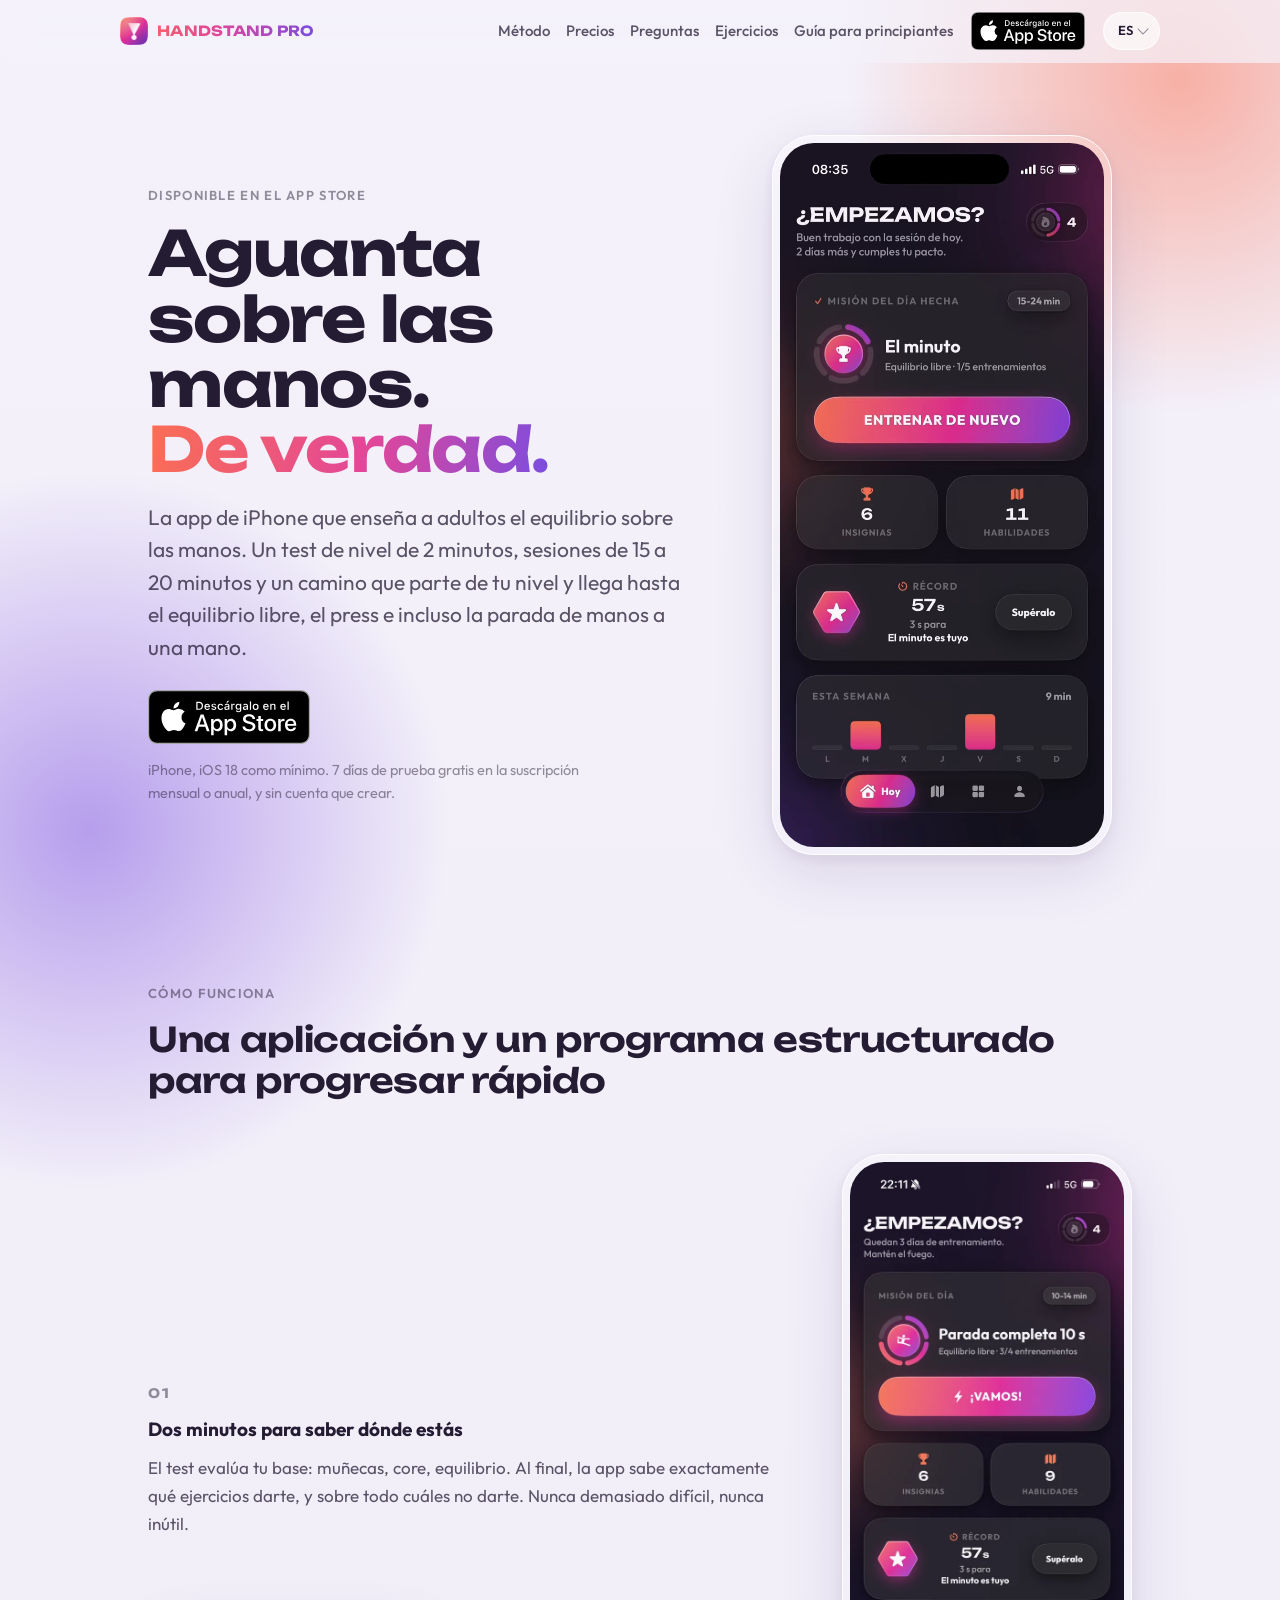
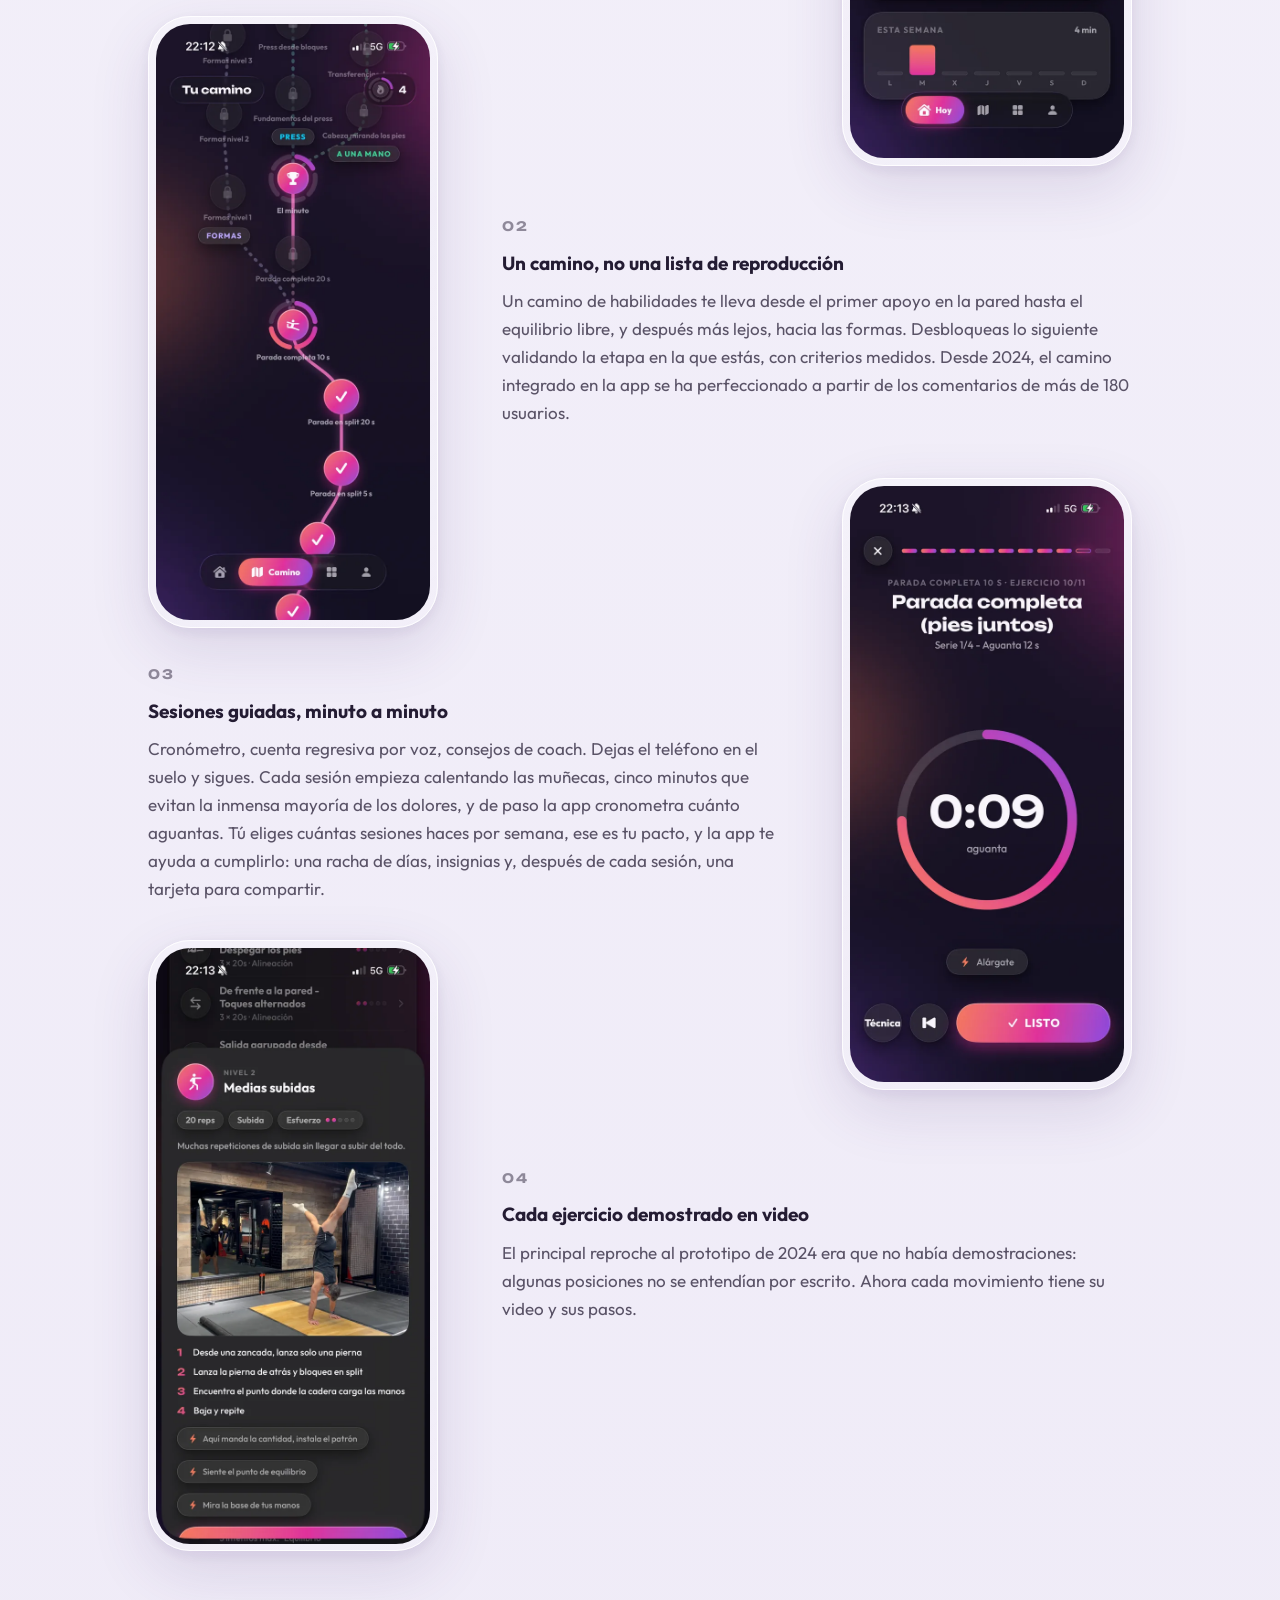
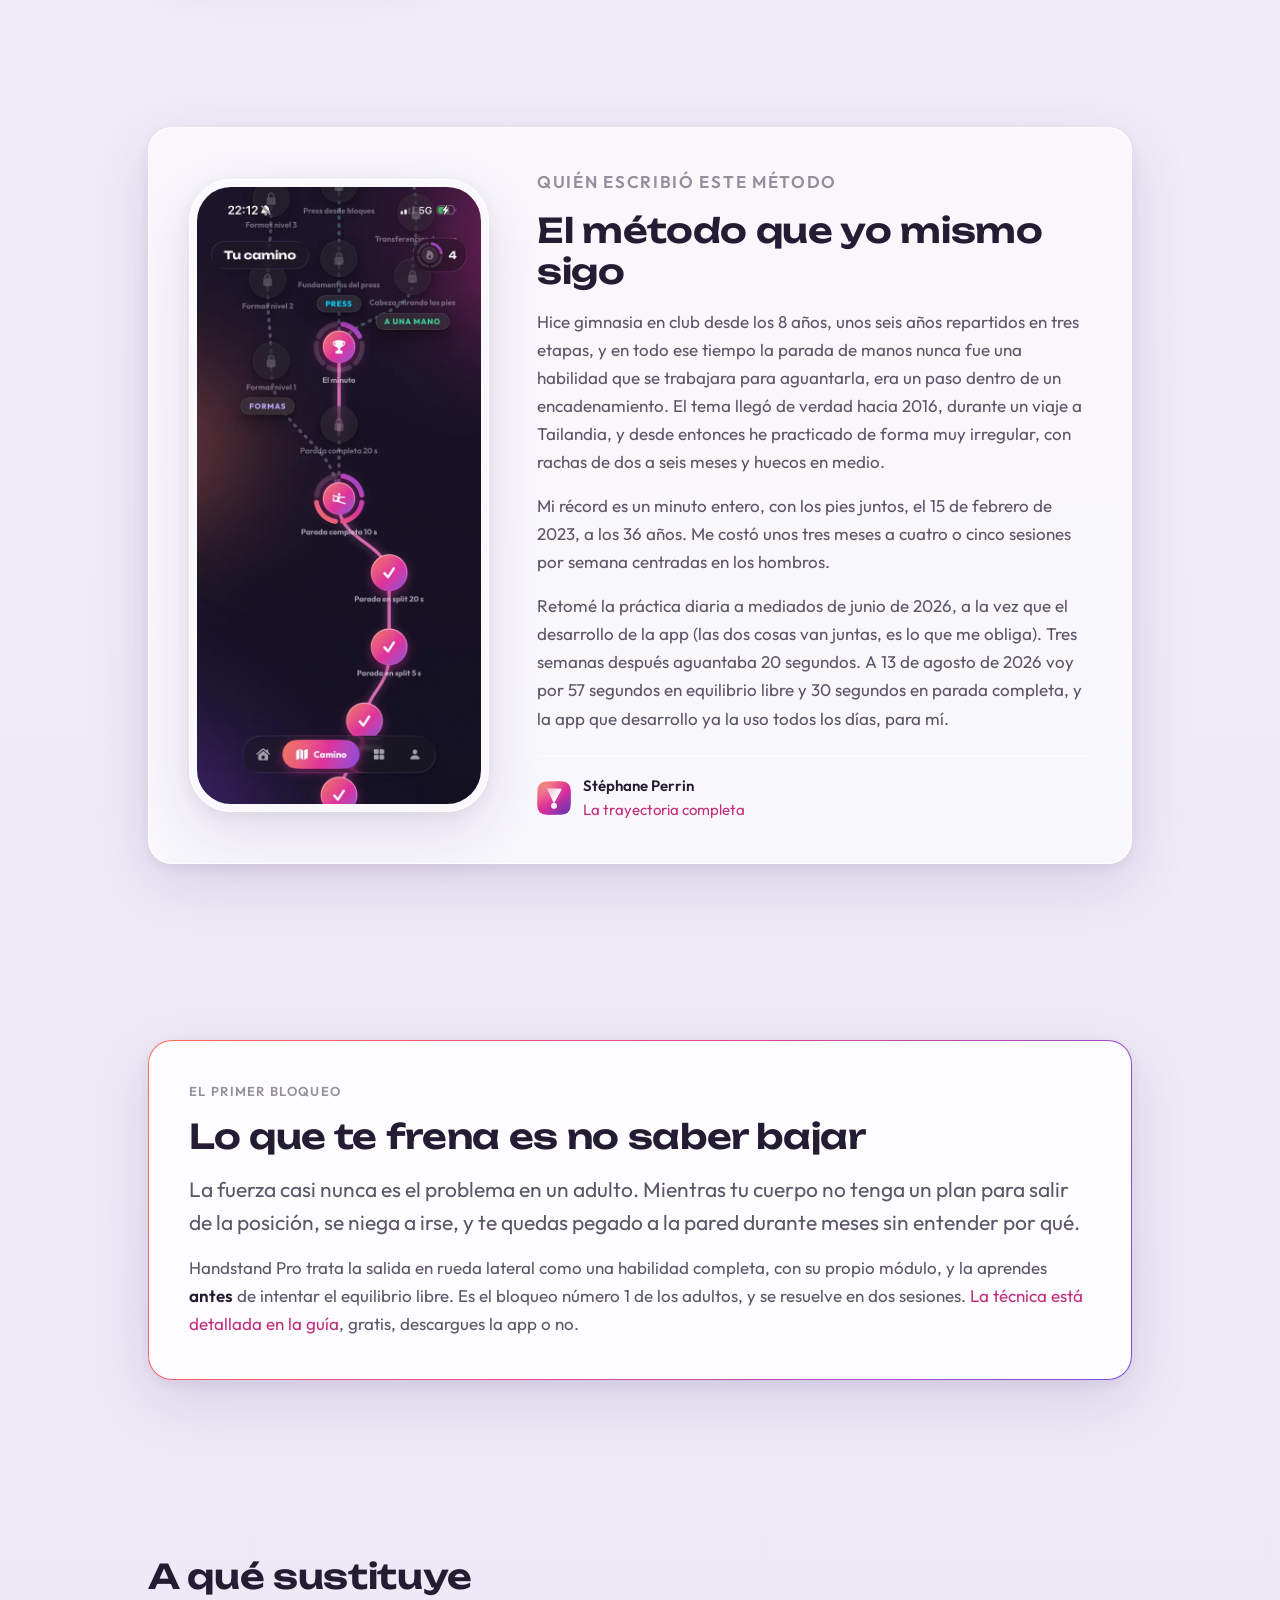
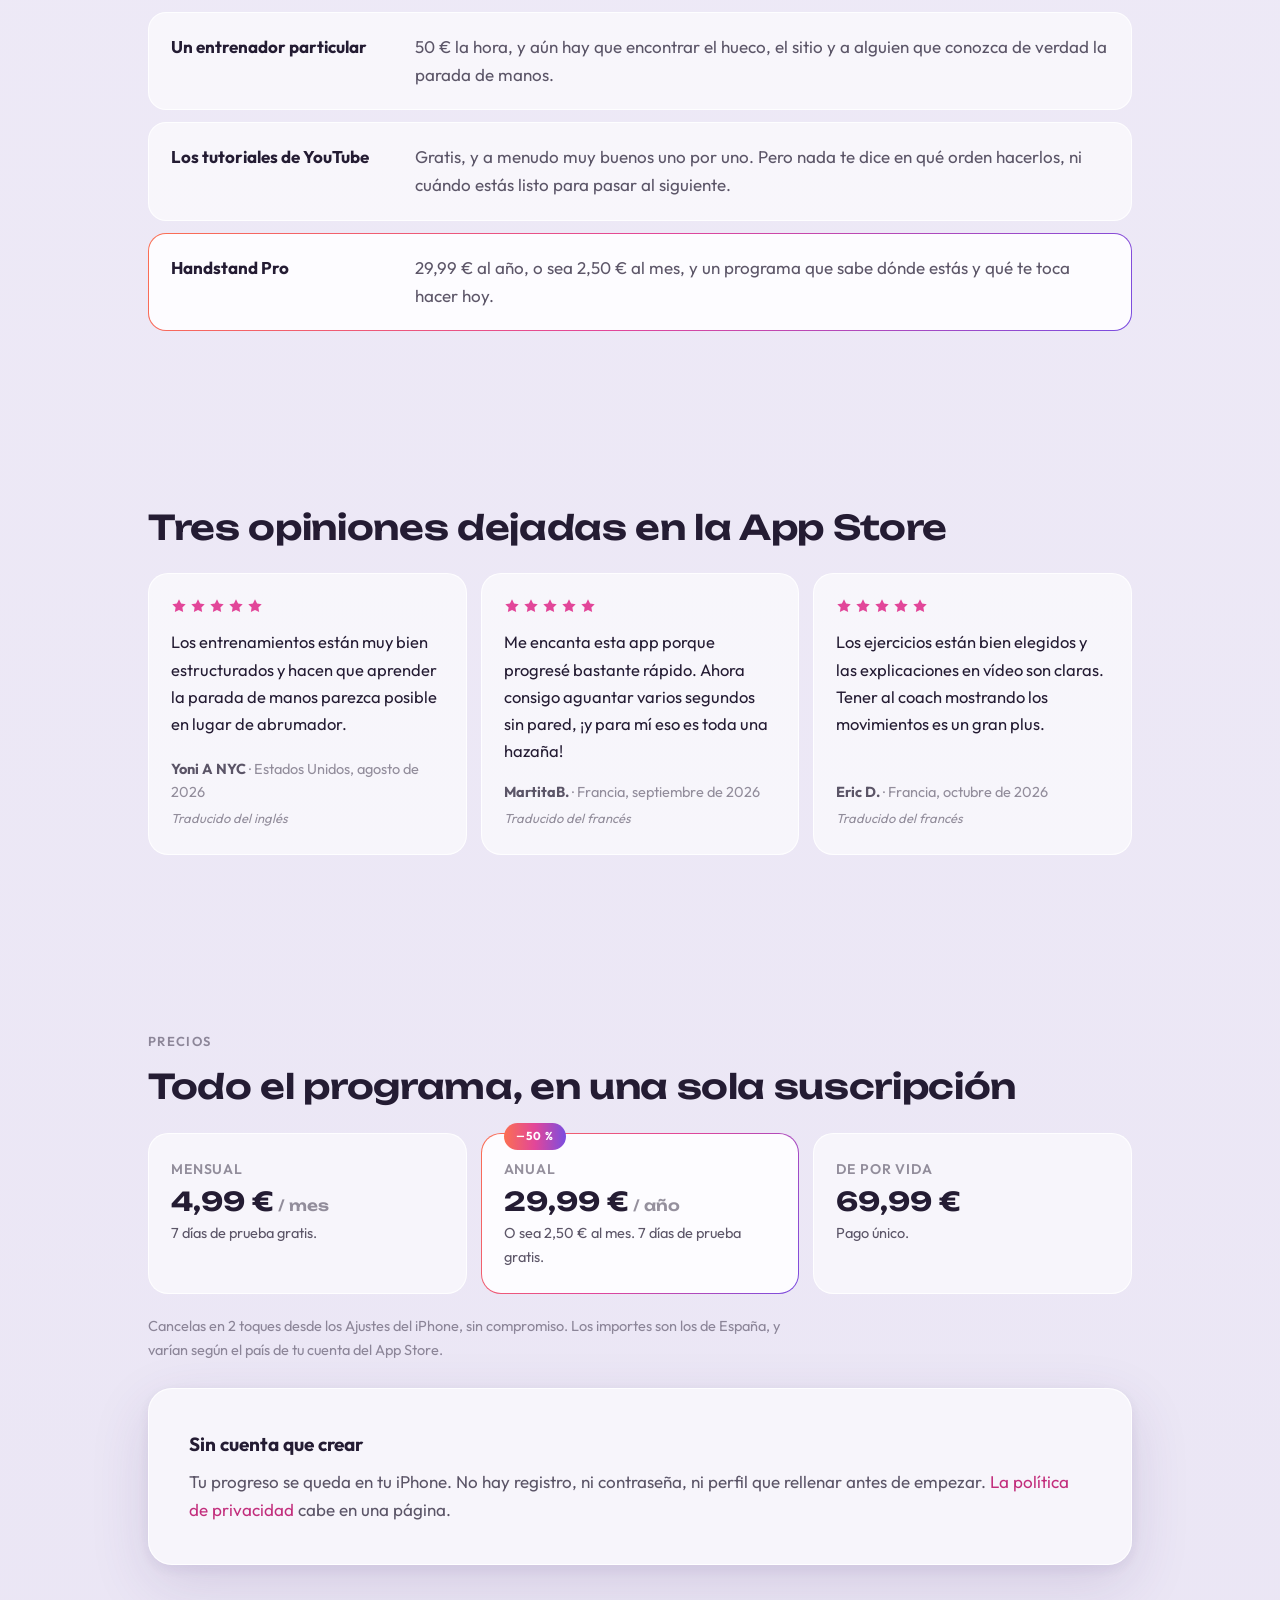
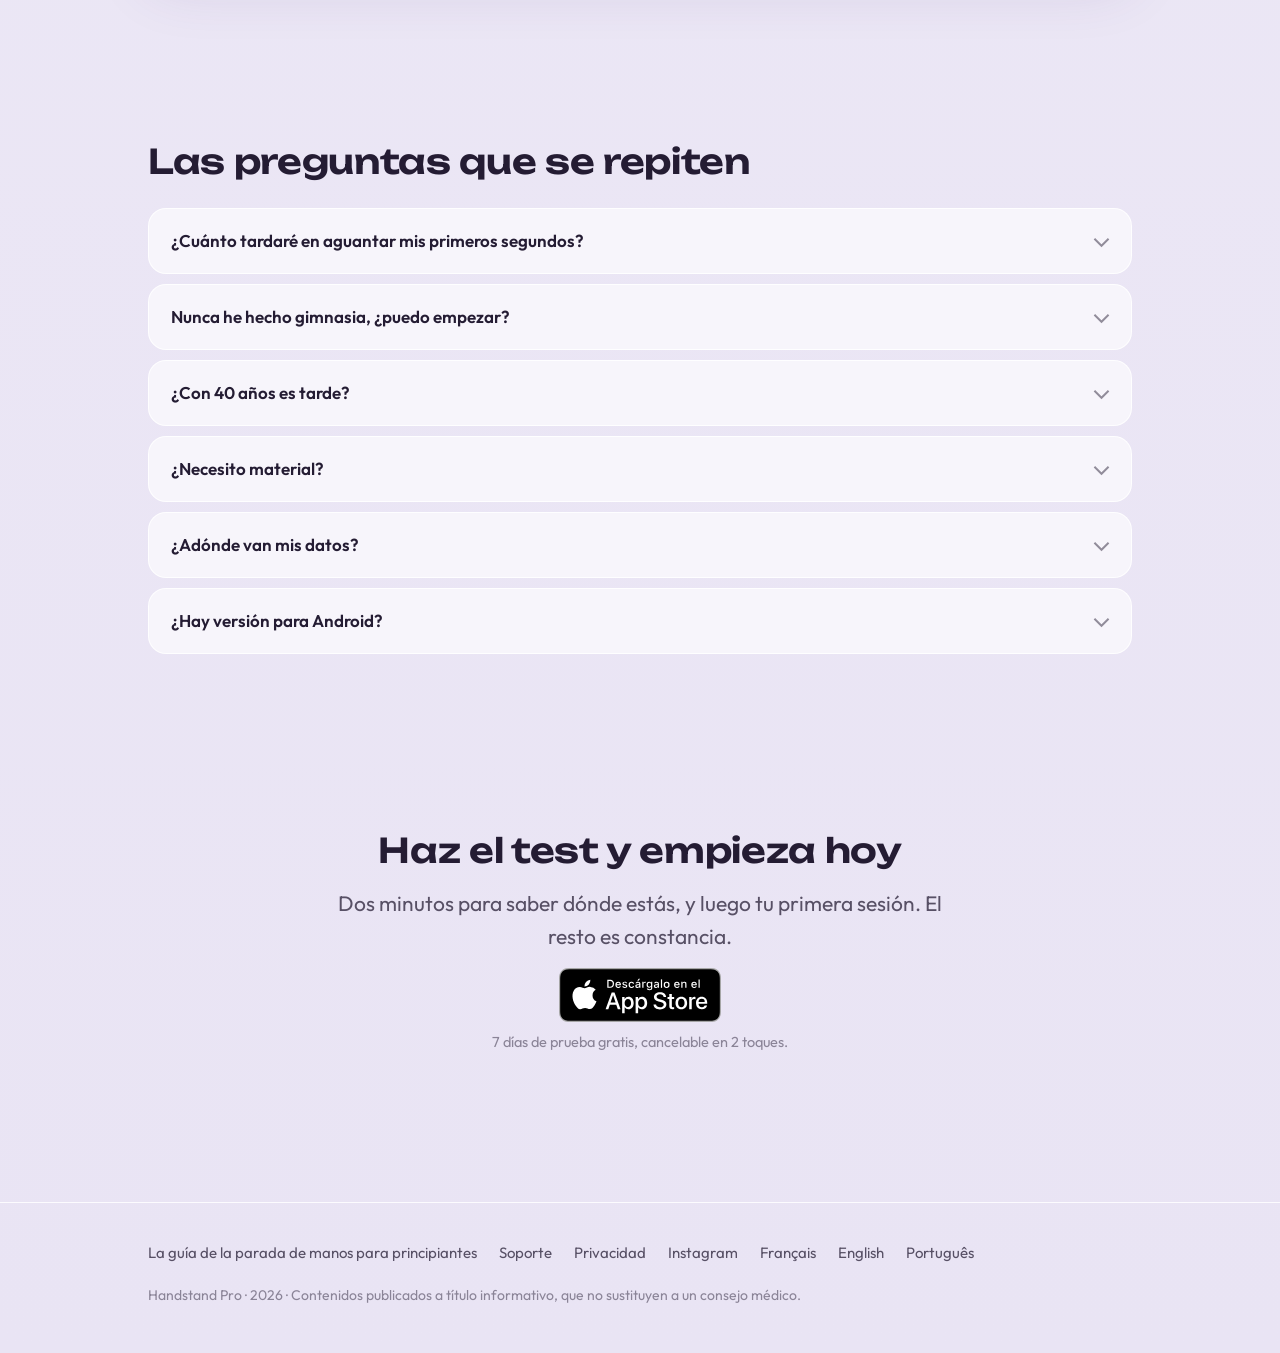
<file: es/index.html>
<!doctype html>
<html lang="es">
<head>
<meta charset="utf-8">
<meta name="viewport" content="width=device-width, initial-scale=1">
<title>Handstand Pro: la app de iPhone para aprender la parada de manos</title>
<meta name="description" content="Aprende a aguantar sobre las manos con un programa de verdad: un test de nivel de 2 minutos, sesiones de 15 a 20 minutos y un camino que va de la pared al equilibrio libre. En iPhone, 7 días de prueba gratis.">
<link rel="canonical" href="https://handstandpro.app/es/">
<link rel="alternate" hreflang="fr" href="https://handstandpro.app/fr/">
<link rel="alternate" hreflang="en" href="https://handstandpro.app/en/">
<link rel="alternate" hreflang="es" href="https://handstandpro.app/es/">
<link rel="alternate" hreflang="pt" href="https://handstandpro.app/pt/">
<link rel="alternate" hreflang="x-default" href="https://handstandpro.app/en/">
<meta property="og:type" content="website">
<meta property="og:site_name" content="Handstand Pro">
<meta property="og:title" content="Handstand Pro: aguanta sobre las manos, de verdad">
<meta property="og:description" content="La app de iPhone que te enseña el equilibrio sobre las manos: test de nivel de 2 minutos, sesiones de 15 a 20 minutos, un camino de la pared al equilibrio libre.">
<meta property="og:url" content="https://handstandpro.app/es/">
<meta property="og:image" content="https://handstandpro.app/assets/img/og-default.png">
<meta property="og:image:width" content="1200">
<meta property="og:image:height" content="630">
<meta property="og:locale" content="es_ES">
<meta property="og:locale:alternate" content="fr_FR">
<meta property="og:locale:alternate" content="en_US">
<meta property="og:locale:alternate" content="pt_BR">
<meta name="twitter:card" content="summary_large_image">
<meta name="twitter:title" content="Handstand Pro: aguanta sobre las manos, de verdad">
<meta name="twitter:description" content="La app de iPhone que te enseña el equilibrio sobre las manos: test de nivel de 2 minutos, sesiones de 15 a 20 minutos, un camino de la pared al equilibrio libre.">
<meta name="twitter:image" content="https://handstandpro.app/assets/img/og-default.png">
<meta name="theme-color" content="#171226">
<meta name="apple-itunes-app" content="app-id=6780564521">
<link rel="icon" href="/assets/img/favicon-32.png" sizes="32x32">
<link rel="icon" href="/assets/img/favicon-16.png" sizes="16x16">
<link rel="apple-touch-icon" href="/assets/img/apple-touch-icon.png">
<link rel="preload" href="/assets/fonts/Outfit-Regular.woff2" as="font" type="font/woff2" crossorigin>
<link rel="preload" href="/assets/fonts/Unbounded-Bold.woff2" as="font" type="font/woff2" crossorigin>
<link rel="stylesheet" href="/assets/css/style.css">
<script type="application/ld+json">
{
  "@context": "https://schema.org",
  "@type": "MobileApplication",
  "name": "Handstand Pro",
  "operatingSystem": "iOS 18",
  "applicationCategory": "HealthApplication",
  "url": "https://handstandpro.app/es/",
  "installUrl": "https://apps.apple.com/es/app/handstand-pro/id6780564521",
  "inLanguage": [
    "fr",
    "en",
    "es",
    "pt"
  ],
  "description": "La app de iPhone que enseña el equilibrio sobre las manos: test de nivel de 2 minutos, sesiones guiadas de 15 a 20 minutos, un camino que va del primer apoyo en la pared hasta el equilibrio libre.",
  "screenshot": [
    "https://handstandpro.app/assets/img/pantalla-inicio.webp",
    "https://handstandpro.app/assets/img/pantalla-camino.webp",
    "https://handstandpro.app/assets/img/pantalla-sesion.webp",
    "https://handstandpro.app/assets/img/pantalla-ejercicio.webp"
  ],
  "image": "https://handstandpro.app/assets/img/og-default.png",
  "author": {
    "@type": "Person",
    "name": "Stéphane Perrin",
    "url": "https://learn.handstandpro.app/es/stephane-perrin/"
  },
  "sameAs": [
    "https://learn.handstandpro.app/es/"
  ],
  "offers": [
    {
      "@type": "Offer",
      "name": "Mensual",
      "price": "4.99",
      "priceCurrency": "EUR"
    },
    {
      "@type": "Offer",
      "name": "Anual",
      "price": "29.99",
      "priceCurrency": "EUR"
    },
    {
      "@type": "Offer",
      "name": "Acceso de por vida",
      "price": "69.99",
      "priceCurrency": "EUR"
    }
  ]
}
</script>
<script type="application/ld+json">
{
  "@context": "https://schema.org",
  "@type": "FAQPage",
  "mainEntity": [
    {
      "@type": "Question",
      "name": "¿Cuánto tardaré en aguantar mis primeros segundos?",
      "acceptedAnswer": {
        "@type": "Answer",
        "text": "Depende de tu punto de partida y de tu constancia. En un adulto que practica de tres a cinco veces por semana, los primeros segundos en equilibrio libre suelen llegar entre las seis semanas y los seis meses. El autor de la app pasó de retomar la práctica a 20 segundos en tres semanas, pero venía de una base de gimnasia."
      }
    },
    {
      "@type": "Question",
      "name": "Nunca he hecho gimnasia, ¿puedo empezar?",
      "acceptedAnswer": {
        "@type": "Answer",
        "text": "Sí. El test de nivel existe justamente para eso: evalúa tus muñecas, tu core y tu equilibrio, y construye tu progresión a partir de ahí. Si nunca has despegado los pies del suelo, el camino empieza en el suelo."
      }
    },
    {
      "@type": "Question",
      "name": "¿Con 40 años es tarde?",
      "acceptedAnswer": {
        "@type": "Answer",
        "text": "No. La app la construyó un adulto que reconstruyó su equilibrio después de los 35. Lo que cambia con la edad es el tiempo de calentamiento y la recuperación, no la capacidad de aprender el movimiento."
      }
    },
    {
      "@type": "Question",
      "name": "¿Necesito material?",
      "acceptedAnswer": {
        "@type": "Answer",
        "text": "Una pared y dos metros cuadrados. No hace falta nada más para todo el camino, del primer apoyo hasta el equilibrio libre."
      }
    },
    {
      "@type": "Question",
      "name": "¿Adónde van mis datos?",
      "acceptedAnswer": {
        "@type": "Answer",
        "text": "A ninguna parte. No hay cuenta que crear, y tu progreso se queda en tu iPhone."
      }
    },
    {
      "@type": "Question",
      "name": "¿Hay versión para Android?",
      "acceptedAnswer": {
        "@type": "Answer",
        "text": "No, y por ahora no está prevista. Handstand Pro necesita un iPhone con iOS 18 o posterior."
      }
    }
  ]
}
</script>
<script type="module">
const tz = Intl.DateTimeFormat().resolvedOptions().timeZone || "";
if (tz && !/^(Europe|Arctic)\/|^Atlantic\/(Reykjavik|Canary|Madeira|Azores|Faroe)$|^Asia\/(Nicosia|Famagusta)$|^America\/(Guadeloupe|Martinique|Cayenne|Marigot|St_Barthelemy)$|^Indian\/(Reunion|Mayotte)$/.test(tz)) {
  const { analytics } = await import("https://esm.sh/@heycatch/sdk@0.8.3");
  analytics.init({
    projectKey: "hck_pk_hbgGAgC59ZfD9SossjCLIf8xPbJUcLk4",
    install: { framework: "web", agent: "claude-code" },
    site: "landing",
    requestBatching: false,
  });
}
</script>
</head><body>
<a class="skip" href="#main">Ir al contenido</a>

<header class="site-header">
  <div class="header-inner">
    <a class="brand" href="/es/"><img src="/assets/img/logo.png" alt="" width="28" height="28"> <span class="brand-word">Handstand&nbsp;Pro</span></a>
    <nav class="site-nav" aria-label="Navegación principal">
      <a href="#metodo">Método</a>
      <a href="#precios">Precios</a>
      <a href="#faq">Preguntas</a>
      <a href="https://learn.handstandpro.app/es/ejercicios/">Ejercicios</a>
      <a href="https://learn.handstandpro.app/es/">Guía para principiantes</a>
    </nav>
    <a class="btn-badge header-badge" href="https://apps.apple.com/es/app/handstand-pro/id6780564521?pt=127301241&ct=HomeES-Header&mt=8"><img src="/assets/img/badge-app-store-es.svg" alt="Descárgalo en el App Store" width="120" height="40"></a>
    <details class="langs">
      <summary aria-label="Idioma">ES</summary>
      <nav aria-label="Idioma"><a href="/fr/" hreflang="fr" lang="fr">FR  Français</a><a href="/en/" hreflang="en" lang="en">EN  English</a><a href="/pt/" hreflang="pt" lang="pt">PT  Português</a></nav>
    </details>
    <details class="menu">
      <summary aria-label="Menú">
        <svg class="icon-open" width="20" height="20" viewBox="0 0 20 20" aria-hidden="true"><path d="M3 5.5h14M3 10h14M3 14.5h14" stroke="currentColor" stroke-width="1.8" stroke-linecap="round"/></svg>
        <svg class="icon-close" width="20" height="20" viewBox="0 0 20 20" aria-hidden="true"><path d="M5 5l10 10M15 5L5 15" stroke="currentColor" stroke-width="1.8" stroke-linecap="round"/></svg>
      </summary>
      <nav aria-label="Navegación principal">
        <a href="https://learn.handstandpro.app/es/ejercicios/">Ejercicios</a>
        <a href="https://learn.handstandpro.app/es/">Guía para principiantes</a>
        <span class="menu-sep" aria-hidden="true"></span>
        <a href="#metodo">Método</a>
        <a href="#precios">Precios</a>
        <a href="#faq">Preguntas</a>
      </nav>
    </details>
  </div>
</header>
<script>
/* Menus repliés de l'en-tête : un seul ouvert à la fois, fermés par un lien
   choisi, un toucher ailleurs ou Échap. Sans script, ils s'ouvrent et se
   ferment quand même, c'est le comportement natif de <details>. */
(function () {
  var all = document.querySelectorAll(".site-header details");
  all.forEach(function (d) {
    d.addEventListener("toggle", function () {
      if (d.open) all.forEach(function (o) { if (o !== d) o.open = false; });
    });
  });
  document.addEventListener("click", function (e) {
    all.forEach(function (d) {
      if (d.open && (!d.contains(e.target) || e.target.closest("nav a"))) d.open = false;
    });
  });
  document.addEventListener("keydown", function (e) {
    if (e.key !== "Escape") return;
    all.forEach(function (d) {
      if (d.open) { d.open = false; d.querySelector("summary").focus(); }
    });
  });
})();
</script>
<main id="main">

  <!-- Hero. Le visuel passe avant l'explication : la vidéo de démo montre le
       test, la séance et la progression en huit secondes, muette et en boucle. -->
  <section class="hero">
    <div class="wrap hero-grid">
      <div>
        <p class="eyebrow">Disponible en el App Store</p>
        <h1>Aguanta sobre las manos.<br><span class="grad">De verdad.</span></h1>
        <p class="lede">La app de iPhone que enseña a adultos el equilibrio sobre las manos. Un test de nivel de 2 minutos, sesiones de 15 a 20 minutos y un camino que parte de tu nivel y llega hasta el equilibrio libre, el press e incluso la parada de manos a una mano.</p>
        <div class="cta-row">
          <a class="btn-badge" href="https://apps.apple.com/es/app/handstand-pro/id6780564521?pt=127301241&ct=HomeES-Hero&mt=8"><img src="/assets/img/badge-app-store-es.svg" alt="Descárgalo en el App Store" width="120" height="40"></a>
        </div>
        <p class="cta-note">iPhone, iOS 18 como mínimo. 7 días de prueba gratis en la suscripción mensual o anual, y sin cuenta que crear.</p>
      </div>
      <div class="phone phone-lg">
        <div class="phone-screen">
          <video autoplay muted loop playsinline preload="metadata" poster="/assets/video/Demo-ES-Handstand-Pro-poster.jpg" aria-label="Demostración de la aplicación Handstand Pro">
            <source src="/assets/video/Demo-ES-Handstand-Pro.webm" type="video/webm">
            <source src="/assets/video/Demo-ES-Handstand-Pro.mp4" type="video/mp4">
          </video>
        </div>
      </div>
    </div>
  </section>

  <section class="section" id="metodo">
    <div class="wrap">
      <p class="eyebrow">Cómo funciona</p>
      <h2 style="margin-bottom:clamp(30px,5vw,54px)">Una aplicación y un programa estructurado para progresar rápido</h2>

      <div class="step">
        <div>
          <p class="step-num">01</p>
          <h3>Dos minutos para saber dónde estás</h3>
          <p>El test evalúa tu base: muñecas, core, equilibrio. Al final, la app sabe exactamente qué ejercicios darte, y sobre todo cuáles no darte. Nunca demasiado difícil, nunca inútil.</p>
        </div>
        <div class="step-visual"><div class="phone"><div class="phone-screen"><img src="/assets/img/pantalla-inicio.webp" alt="La pantalla de inicio de la app con la misión del día" width="600" height="1304" loading="lazy"></div></div></div>
      </div>
      <div class="step">
        <div>
          <p class="step-num">02</p>
          <h3>Un camino, no una lista de reproducción</h3>
          <p>Un camino de habilidades te lleva desde el primer apoyo en la pared hasta el equilibrio libre, y después más lejos, hacia las formas. Desbloqueas lo siguiente validando la etapa en la que estás, con criterios medidos. Desde 2024, el camino integrado en la app se ha perfeccionado a partir de los comentarios de más de 180 usuarios.</p>
        </div>
        <div class="step-visual"><div class="phone"><div class="phone-screen"><img src="/assets/img/pantalla-camino.webp" alt="El camino de habilidades de la app" width="600" height="1304" loading="lazy"></div></div></div>
      </div>
      <div class="step">
        <div>
          <p class="step-num">03</p>
          <h3>Sesiones guiadas, minuto a minuto</h3>
          <p>Cronómetro, cuenta regresiva por voz, consejos de coach. Dejas el teléfono en el suelo y sigues. Cada sesión empieza calentando las muñecas, cinco minutos que evitan la inmensa mayoría de los dolores, y de paso la app cronometra cuánto aguantas. Tú eliges cuántas sesiones haces por semana, ese es tu pacto, y la app te ayuda a cumplirlo: una racha de días, insignias y, después de cada sesión, una tarjeta para compartir.</p>
        </div>
        <div class="step-visual"><div class="phone"><div class="phone-screen"><img src="/assets/img/pantalla-sesion.webp" alt="El reproductor de sesión con su cronómetro" width="600" height="1304" loading="lazy"></div></div></div>
      </div>
      <div class="step">
        <div>
          <p class="step-num">04</p>
          <h3>Cada ejercicio demostrado en video</h3>
          <p>El principal reproche al prototipo de 2024 era que no había demostraciones: algunas posiciones no se entendían por escrito. Ahora cada movimiento tiene su video y sus pasos.</p>
        </div>
        <div class="step-visual"><div class="phone"><div class="phone-screen"><img src="/assets/img/pantalla-ejercicio.webp" alt="La ficha de un ejercicio con su video de demostración" width="600" height="1304" loading="lazy"></div></div></div>
      </div>
    </div>
  </section>

  <!-- Bloc auteur. Placé haut dans la page et non en pied : c'est la seule
       matière du site qui ne peut pas être fabriquée. -->
  <section class="section">
    <div class="wrap">
      <div class="card author-grid">
        <div class="phone">
          <div class="phone-screen"><img src="/assets/img/pantalla-camino.webp" alt="El camino de habilidades que sigo yo mismo, del primer apoyo en la pared al equilibrio libre" width="600" height="1304" loading="lazy"></div>
        </div>
        <div class="author-body">
          <p class="eyebrow">Quién escribió este método</p>
          <h2>El método que yo mismo sigo</h2>
          <p>Hice gimnasia en club desde los 8 años, unos seis años repartidos en tres etapas, y en todo ese tiempo la parada de manos nunca fue una habilidad que se trabajara para aguantarla, era un paso dentro de un encadenamiento. El tema llegó de verdad hacia 2016, durante un viaje a Tailandia, y desde entonces he practicado de forma muy irregular, con rachas de dos a seis meses y huecos en medio.</p>
          <p>Mi récord es un minuto entero, con los pies juntos, el 15 de febrero de 2023, a los 36 años. Me costó unos tres meses a cuatro o cinco sesiones por semana centradas en los hombros.</p>
          <p>Retomé la práctica diaria a mediados de junio de 2026, a la vez que el desarrollo de la app (las dos cosas van juntas, es lo que me obliga). Tres semanas después aguantaba 20 segundos. A 13 de agosto de 2026 voy por 57 segundos en equilibrio libre y 30 segundos en parada completa, y la app que desarrollo ya la uso todos los días, para mí.</p>
          <div class="signature">
            <img src="/assets/img/logo.png" alt="" width="34" height="34" style="border-radius:9px">
            <span><strong>Stéphane Perrin</strong><a href="https://learn.handstandpro.app/es/stephane-perrin/">La trayectoria completa</a></span>
          </div>
        </div>
      </div>
    </div>
  </section>

  <!-- Le différenciateur n°1, celui que la fiche App Store met en avant. -->
  <section class="section">
    <div class="wrap">
      <div class="card card-accent">
        <p class="eyebrow">El primer bloqueo</p>
        <h2>Lo que te frena es no saber bajar</h2>
        <p class="lede" style="max-width:100%">La fuerza casi nunca es el problema en un adulto. Mientras tu cuerpo no tenga un plan para salir de la posición, se niega a irse, y te quedas pegado a la pared durante meses sin entender por qué.</p>
        <p>Handstand Pro trata la salida en rueda lateral como una habilidad completa, con su propio módulo, y la aprendes <strong>antes</strong> de intentar el equilibrio libre. Es el bloqueo número 1 de los adultos, y se resuelve en dos sesiones. <a href="https://learn.handstandpro.app/es/salir-de-la-parada-de-manos-miedo-a-caer/">La técnica está detallada en la guía</a>, gratis, descargues la app o no.</p>
      </div>
    </div>
  </section>

  <section class="section">
    <div class="wrap">
      <h2>A qué sustituye</h2>
      <div class="compare">
        <div class="compare-row">
          <p class="compare-who">Un entrenador particular</p>
          <p class="compare-what">50 € la hora, y aún hay que encontrar el hueco, el sitio y a alguien que conozca de verdad la parada de manos.</p>
        </div>
        <div class="compare-row">
          <p class="compare-who">Los tutoriales de YouTube</p>
          <p class="compare-what">Gratis, y a menudo muy buenos uno por uno. Pero nada te dice en qué orden hacerlos, ni cuándo estás listo para pasar al siguiente.</p>
        </div>
        <div class="compare-row is-us">
          <p class="compare-who">Handstand Pro</p>
          <p class="compare-what">29,99 € al año, o sea 2,50 € al mes, y un programa que sabe dónde estás y qué te toca hacer hoy.</p>
        </div>
      </div>
    </div>
  </section>

  <section class="section">
    <div class="wrap">
      <h2>Tres opiniones dejadas en la App Store</h2>
      <div class="reviews">
        <figure class="review">
          <p class="review-stars" role="img" aria-label="5 de 5 estrellas"><svg viewBox="0 0 20 20" width="16" height="16" aria-hidden="true"><path d="M10 1.6l2.6 5.3 5.8.8-4.2 4.1 1 5.8L10 14.9l-5.2 2.7 1-5.8L1.6 7.7l5.8-.8z"/></svg><svg viewBox="0 0 20 20" width="16" height="16" aria-hidden="true"><path d="M10 1.6l2.6 5.3 5.8.8-4.2 4.1 1 5.8L10 14.9l-5.2 2.7 1-5.8L1.6 7.7l5.8-.8z"/></svg><svg viewBox="0 0 20 20" width="16" height="16" aria-hidden="true"><path d="M10 1.6l2.6 5.3 5.8.8-4.2 4.1 1 5.8L10 14.9l-5.2 2.7 1-5.8L1.6 7.7l5.8-.8z"/></svg><svg viewBox="0 0 20 20" width="16" height="16" aria-hidden="true"><path d="M10 1.6l2.6 5.3 5.8.8-4.2 4.1 1 5.8L10 14.9l-5.2 2.7 1-5.8L1.6 7.7l5.8-.8z"/></svg><svg viewBox="0 0 20 20" width="16" height="16" aria-hidden="true"><path d="M10 1.6l2.6 5.3 5.8.8-4.2 4.1 1 5.8L10 14.9l-5.2 2.7 1-5.8L1.6 7.7l5.8-.8z"/></svg></p>
          <blockquote><p>Los entrenamientos están muy bien estructurados y hacen que aprender la parada de manos parezca posible en lugar de abrumador.</p></blockquote>
          <figcaption><span class="review-who">Yoni A NYC</span> · Estados Unidos, agosto de 2026</figcaption>
          <p class="review-tr">Traducido del inglés</p>
        </figure>
        <figure class="review">
          <p class="review-stars" role="img" aria-label="5 de 5 estrellas"><svg viewBox="0 0 20 20" width="16" height="16" aria-hidden="true"><path d="M10 1.6l2.6 5.3 5.8.8-4.2 4.1 1 5.8L10 14.9l-5.2 2.7 1-5.8L1.6 7.7l5.8-.8z"/></svg><svg viewBox="0 0 20 20" width="16" height="16" aria-hidden="true"><path d="M10 1.6l2.6 5.3 5.8.8-4.2 4.1 1 5.8L10 14.9l-5.2 2.7 1-5.8L1.6 7.7l5.8-.8z"/></svg><svg viewBox="0 0 20 20" width="16" height="16" aria-hidden="true"><path d="M10 1.6l2.6 5.3 5.8.8-4.2 4.1 1 5.8L10 14.9l-5.2 2.7 1-5.8L1.6 7.7l5.8-.8z"/></svg><svg viewBox="0 0 20 20" width="16" height="16" aria-hidden="true"><path d="M10 1.6l2.6 5.3 5.8.8-4.2 4.1 1 5.8L10 14.9l-5.2 2.7 1-5.8L1.6 7.7l5.8-.8z"/></svg><svg viewBox="0 0 20 20" width="16" height="16" aria-hidden="true"><path d="M10 1.6l2.6 5.3 5.8.8-4.2 4.1 1 5.8L10 14.9l-5.2 2.7 1-5.8L1.6 7.7l5.8-.8z"/></svg></p>
          <blockquote><p>Me encanta esta app porque progresé bastante rápido. Ahora consigo aguantar varios segundos sin pared, ¡y para mí eso es toda una hazaña!</p></blockquote>
          <figcaption><span class="review-who">MartitaB.</span> · Francia, septiembre de 2026</figcaption>
          <p class="review-tr">Traducido del francés</p>
        </figure>
        <figure class="review">
          <p class="review-stars" role="img" aria-label="5 de 5 estrellas"><svg viewBox="0 0 20 20" width="16" height="16" aria-hidden="true"><path d="M10 1.6l2.6 5.3 5.8.8-4.2 4.1 1 5.8L10 14.9l-5.2 2.7 1-5.8L1.6 7.7l5.8-.8z"/></svg><svg viewBox="0 0 20 20" width="16" height="16" aria-hidden="true"><path d="M10 1.6l2.6 5.3 5.8.8-4.2 4.1 1 5.8L10 14.9l-5.2 2.7 1-5.8L1.6 7.7l5.8-.8z"/></svg><svg viewBox="0 0 20 20" width="16" height="16" aria-hidden="true"><path d="M10 1.6l2.6 5.3 5.8.8-4.2 4.1 1 5.8L10 14.9l-5.2 2.7 1-5.8L1.6 7.7l5.8-.8z"/></svg><svg viewBox="0 0 20 20" width="16" height="16" aria-hidden="true"><path d="M10 1.6l2.6 5.3 5.8.8-4.2 4.1 1 5.8L10 14.9l-5.2 2.7 1-5.8L1.6 7.7l5.8-.8z"/></svg><svg viewBox="0 0 20 20" width="16" height="16" aria-hidden="true"><path d="M10 1.6l2.6 5.3 5.8.8-4.2 4.1 1 5.8L10 14.9l-5.2 2.7 1-5.8L1.6 7.7l5.8-.8z"/></svg></p>
          <blockquote><p>Los ejercicios están bien elegidos y las explicaciones en vídeo son claras. Tener al coach mostrando los movimientos es un gran plus.</p></blockquote>
          <figcaption><span class="review-who">Eric D.</span> · Francia, octubre de 2026</figcaption>
          <p class="review-tr">Traducido del francés</p>
        </figure>
      </div>
    </div>
  </section>

  <section class="section" id="precios">
    <div class="wrap">
      <p class="eyebrow">Precios</p>
      <h2>Todo el programa, en una sola suscripción</h2>
      <div class="plans" style="margin-top:26px">
        <div class="plan">
          <p class="plan-name">Mensual</p>
          <p class="plan-price">4,99 €<span style="font-size:15px;font-weight:500;color:var(--ink-3)"> / mes</span></p>
          <p class="plan-note">7 días de prueba gratis.</p>
        </div>
        <div class="plan is-best">
          <span class="plan-tag">−50 %</span>
          <p class="plan-name">Anual</p>
          <p class="plan-price">29,99 €<span style="font-size:15px;font-weight:500;color:var(--ink-3)"> / año</span></p>
          <p class="plan-note">O sea 2,50 € al mes. 7 días de prueba gratis.</p>
        </div>
        <div class="plan">
          <p class="plan-name">De por vida</p>
          <p class="plan-price">69,99 €</p>
          <p class="plan-note">Pago único.</p>
        </div>
      </div>
      <p class="cta-note" style="margin-top:20px;max-width:640px">Cancelas en 2 toques desde los Ajustes del iPhone, sin compromiso. Los importes son los de España, y varían según el país de tu cuenta del App Store.</p>
      <div class="card" style="margin-top:26px">
        <h3>Sin cuenta que crear</h3>
        <p>Tu progreso se queda en tu iPhone. No hay registro, ni contraseña, ni perfil que rellenar antes de empezar. <a href="https://privacy.handstandpro.app">La política de privacidad</a> cabe en una página.</p>
      </div>
    </div>
  </section>

  <section class="section" id="faq">
    <div class="wrap">
      <h2 style="margin-bottom:26px">Las preguntas que se repiten</h2>
      <div class="faq">
        <details>
          <summary>¿Cuánto tardaré en aguantar mis primeros segundos?</summary>
          <div class="faq-body"><p>Depende de tu punto de partida y de tu constancia. En un adulto que practica de tres a cinco veces por semana, los primeros segundos en equilibrio libre suelen llegar entre las seis semanas y los seis meses. Yo tardé tres semanas en recuperar 20 segundos al retomar, pero venía de una base de gimnasia, lo cual no es comparable. <a href="https://learn.handstandpro.app/es/cuanto-tiempo-aprender-parada-de-manos/">Aquí están los plazos detallados por perfil</a>.</p></div>
        </details>
        <details>
          <summary>Nunca he hecho gimnasia, ¿puedo empezar?</summary>
          <div class="faq-body"><p>Sí. El test de nivel existe justamente para eso: evalúa tus muñecas, tu core y tu equilibrio, y construye tu progresión a partir de ahí. Si nunca has despegado los pies del suelo, el camino empieza en el suelo.</p></div>
        </details>
        <details>
          <summary>¿Con 40 años es tarde?</summary>
          <div class="faq-body"><p>No. La app la construyó un adulto que reconstruyó su equilibrio después de los 35. Lo que cambia con la edad es el tiempo de calentamiento y la recuperación, no la capacidad de aprender el movimiento. <a href="https://learn.handstandpro.app/es/parada-de-manos-despues-de-30/">Lo que cambia de verdad después de los 30 o los 40</a>.</p></div>
        </details>
        <details>
          <summary>¿Necesito material?</summary>
          <div class="faq-body"><p>Una pared y dos metros cuadrados. No hace falta nada más para todo el camino, del primer apoyo hasta el equilibrio libre.</p></div>
        </details>
        <details>
          <summary>¿Adónde van mis datos?</summary>
          <div class="faq-body"><p>A ninguna parte. No hay cuenta que crear, y tu progreso se queda en tu iPhone.</p></div>
        </details>
        <details>
          <summary>¿Hay versión para Android?</summary>
          <div class="faq-body"><p>No, y por ahora no está prevista. Handstand Pro necesita un iPhone con iOS 18 o posterior.</p></div>
        </details>
      </div>
    </div>
  </section>

  <section class="section final">
    <div class="wrap">
      <h2>Haz el test y empieza hoy</h2>
      <p class="lede">Dos minutos para saber dónde estás, y luego tu primera sesión. El resto es constancia.</p>
      <div class="cta-row">
        <a class="btn-badge" href="https://apps.apple.com/es/app/handstand-pro/id6780564521?pt=127301241&ct=HomeES-Final&mt=8"><img src="/assets/img/badge-app-store-es.svg" alt="Descárgalo en el App Store" width="120" height="40"></a>
      </div>
      <p class="cta-note">7 días de prueba gratis, cancelable en 2 toques.</p>
    </div>
  </section>

</main>

<footer class="site-footer">
  <div class="wrap">
    <nav class="footer-links" aria-label="Pie de página">
      <a href="https://learn.handstandpro.app/es/">La guía de la parada de manos para principiantes</a>
      <a href="https://support.handstandpro.app">Soporte</a>
      <a href="https://privacy.handstandpro.app">Privacidad</a>
      <a href="https://www.instagram.com/handstandpro.app/">Instagram</a>
      <a href="/fr/" hreflang="fr" lang="fr">Français</a>
      <a href="/en/" hreflang="en" lang="en">English</a>
      <a href="/pt/" hreflang="pt" lang="pt">Português</a>
    </nav>
    <p class="footer-note">Handstand Pro · 2026 · Contenidos publicados a título informativo, que no sustituyen a un consejo médico.</p>
  </div>
</footer>
<!-- Mémorise la langue de la page visitée. La racine s'en sert pour ne pas
     contredire un choix explicite : quelqu'un qui change de langue depuis ici
     ne doit pas être renvoyé ailleurs au retour sur handstandpro.app. -->
<script>try{localStorage.setItem("hp-lang","es")}catch(e){}</script>
</body>
</html>
</file>
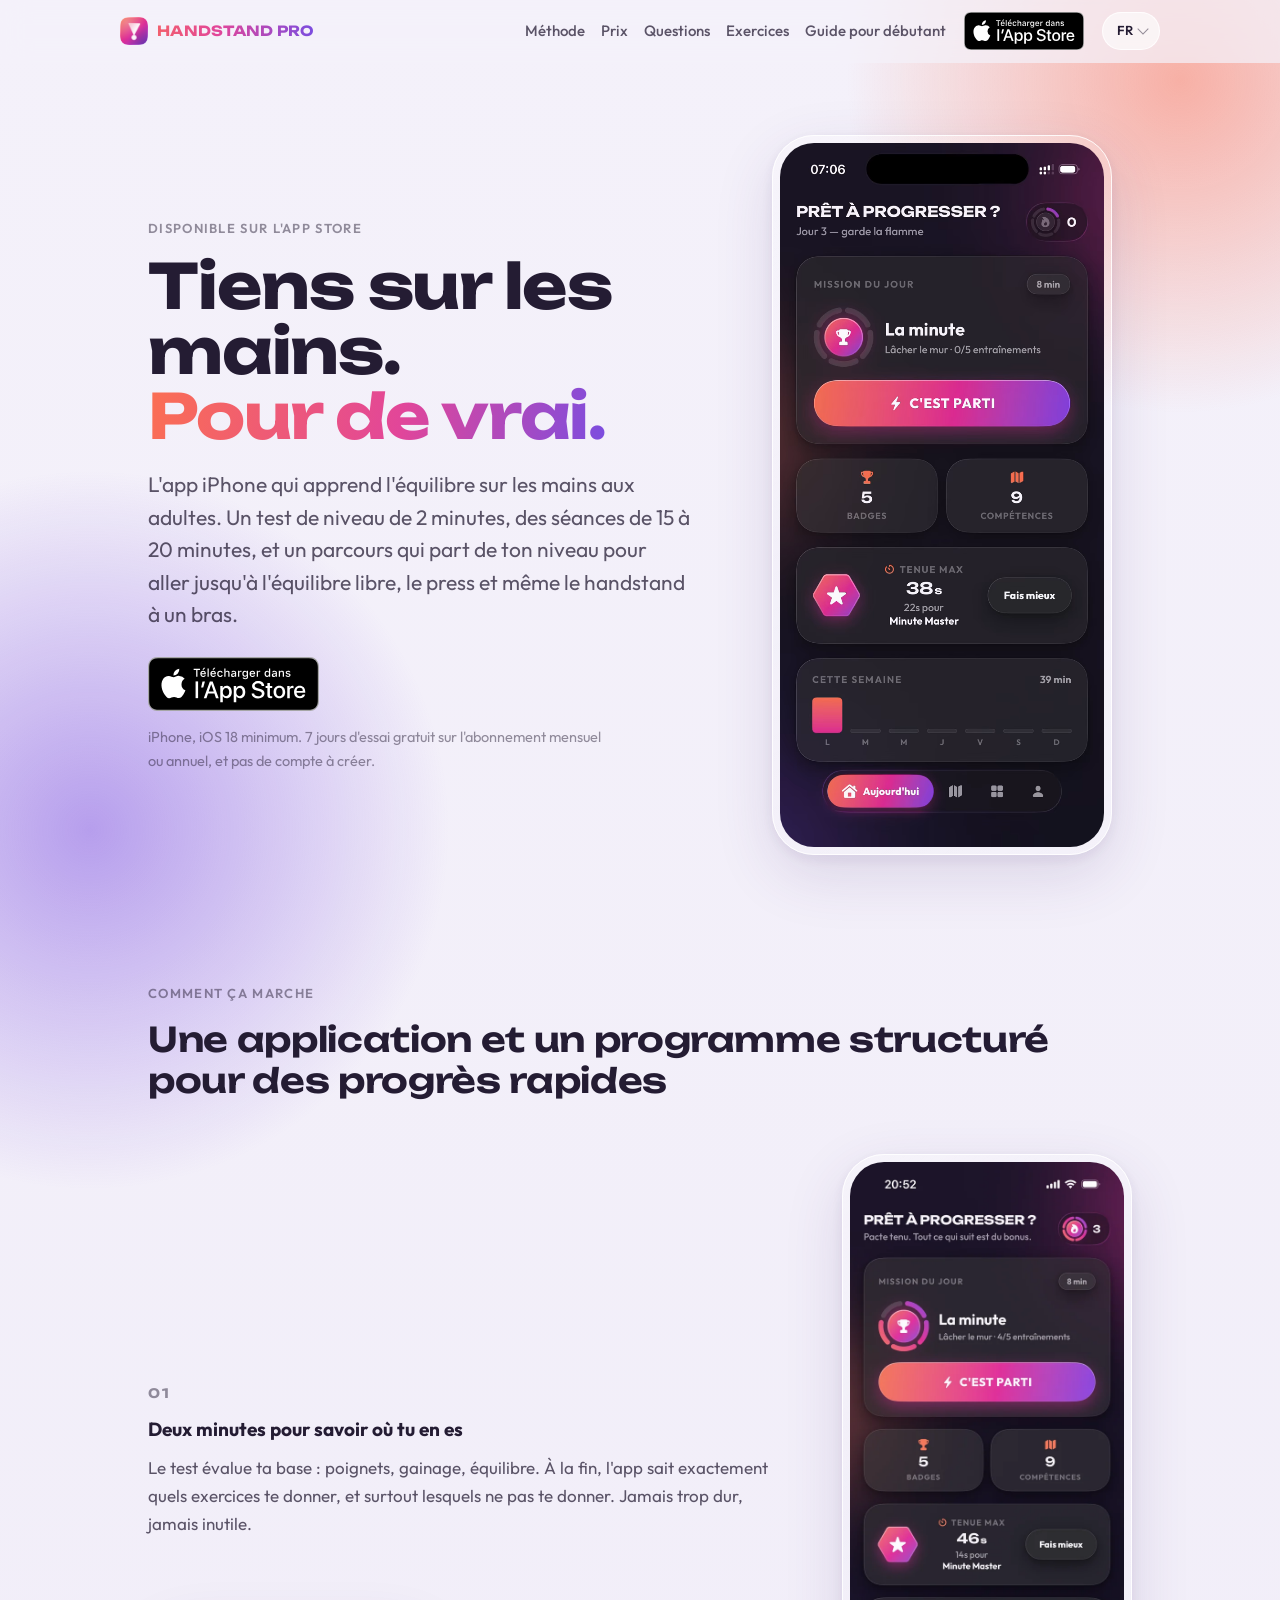
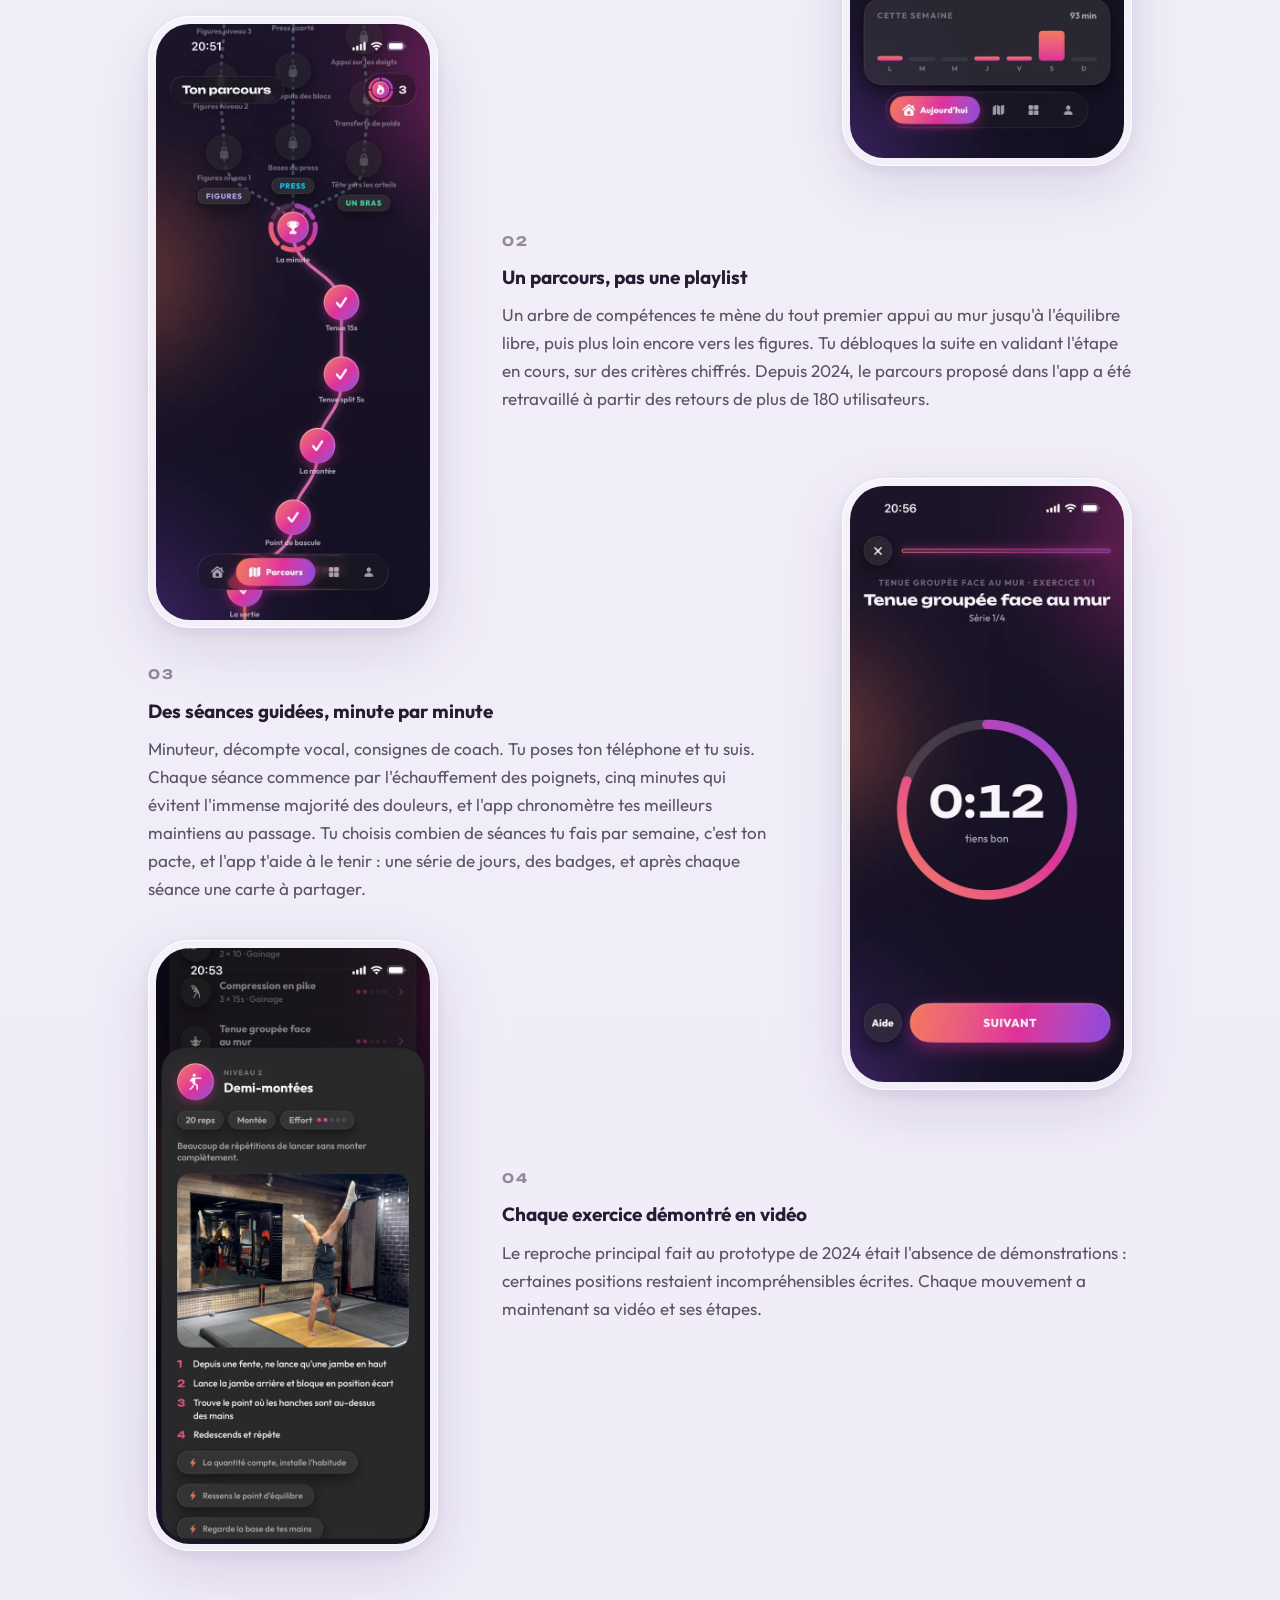
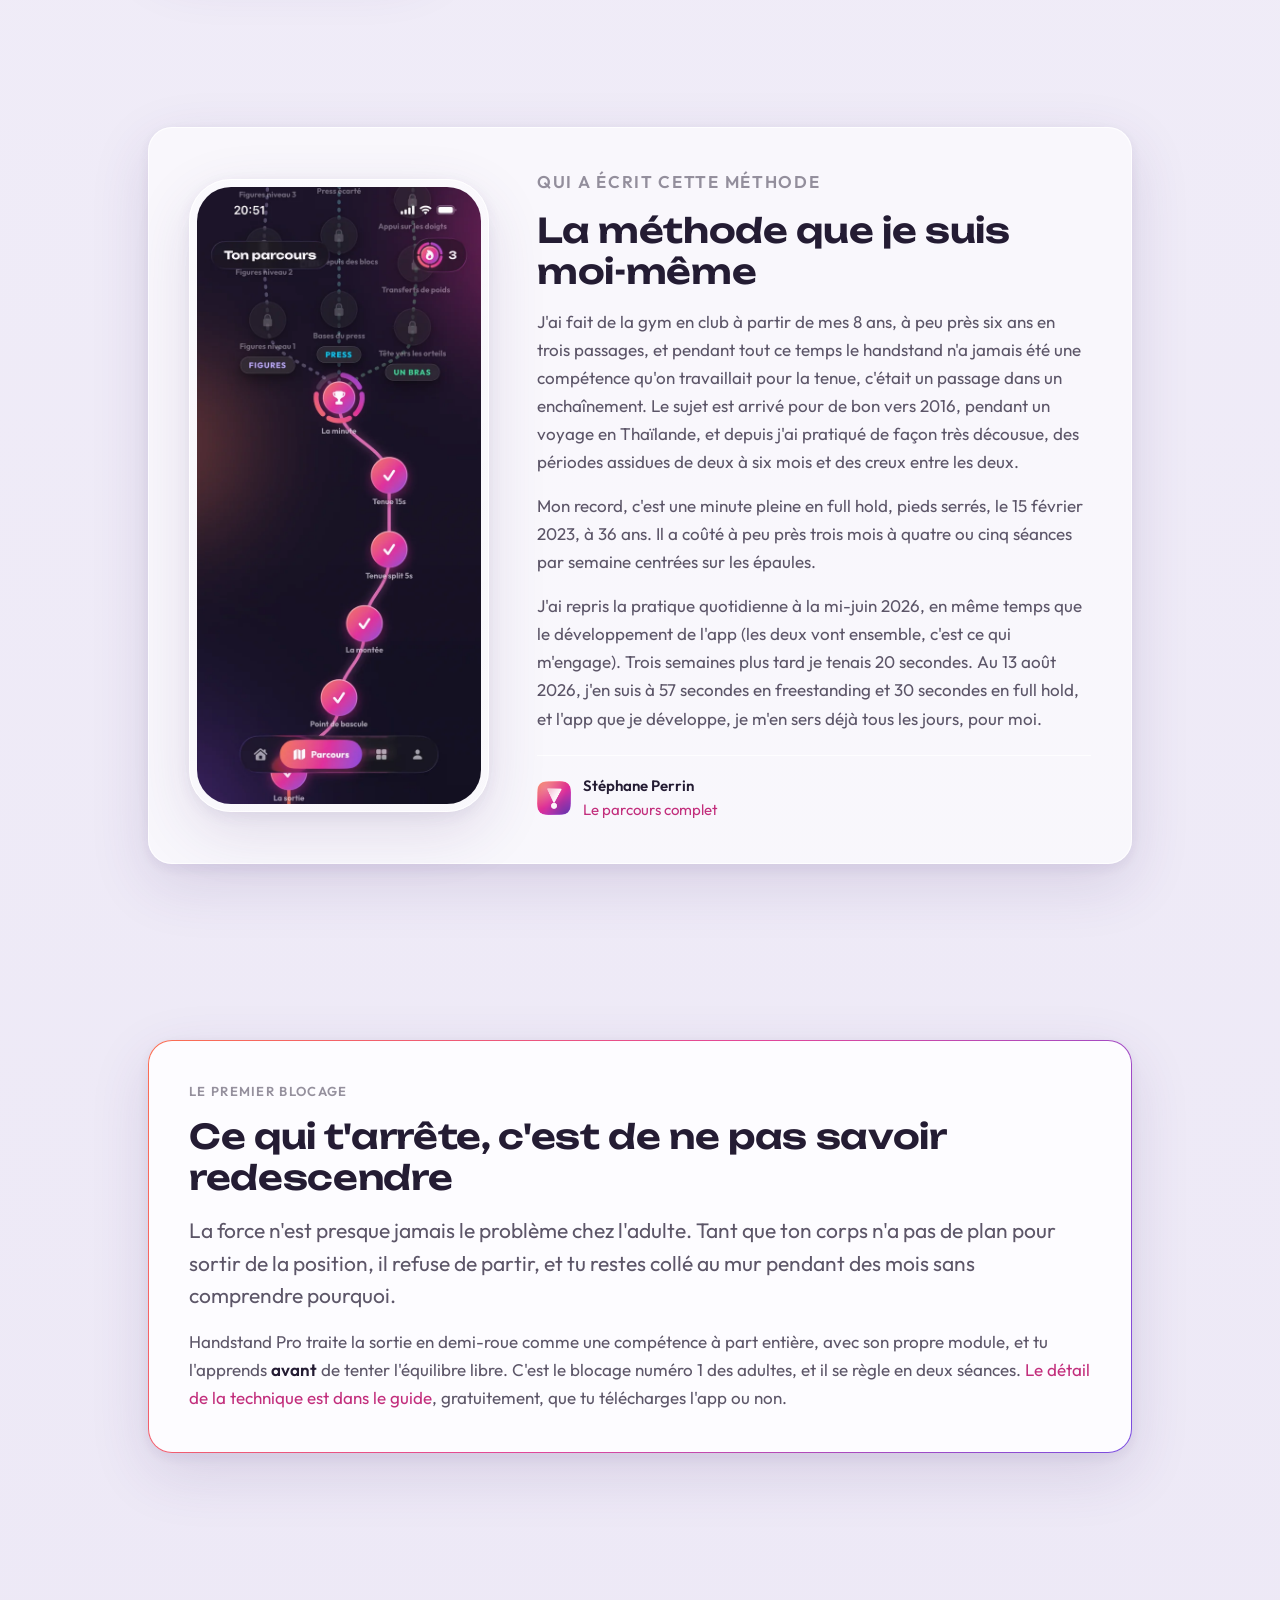
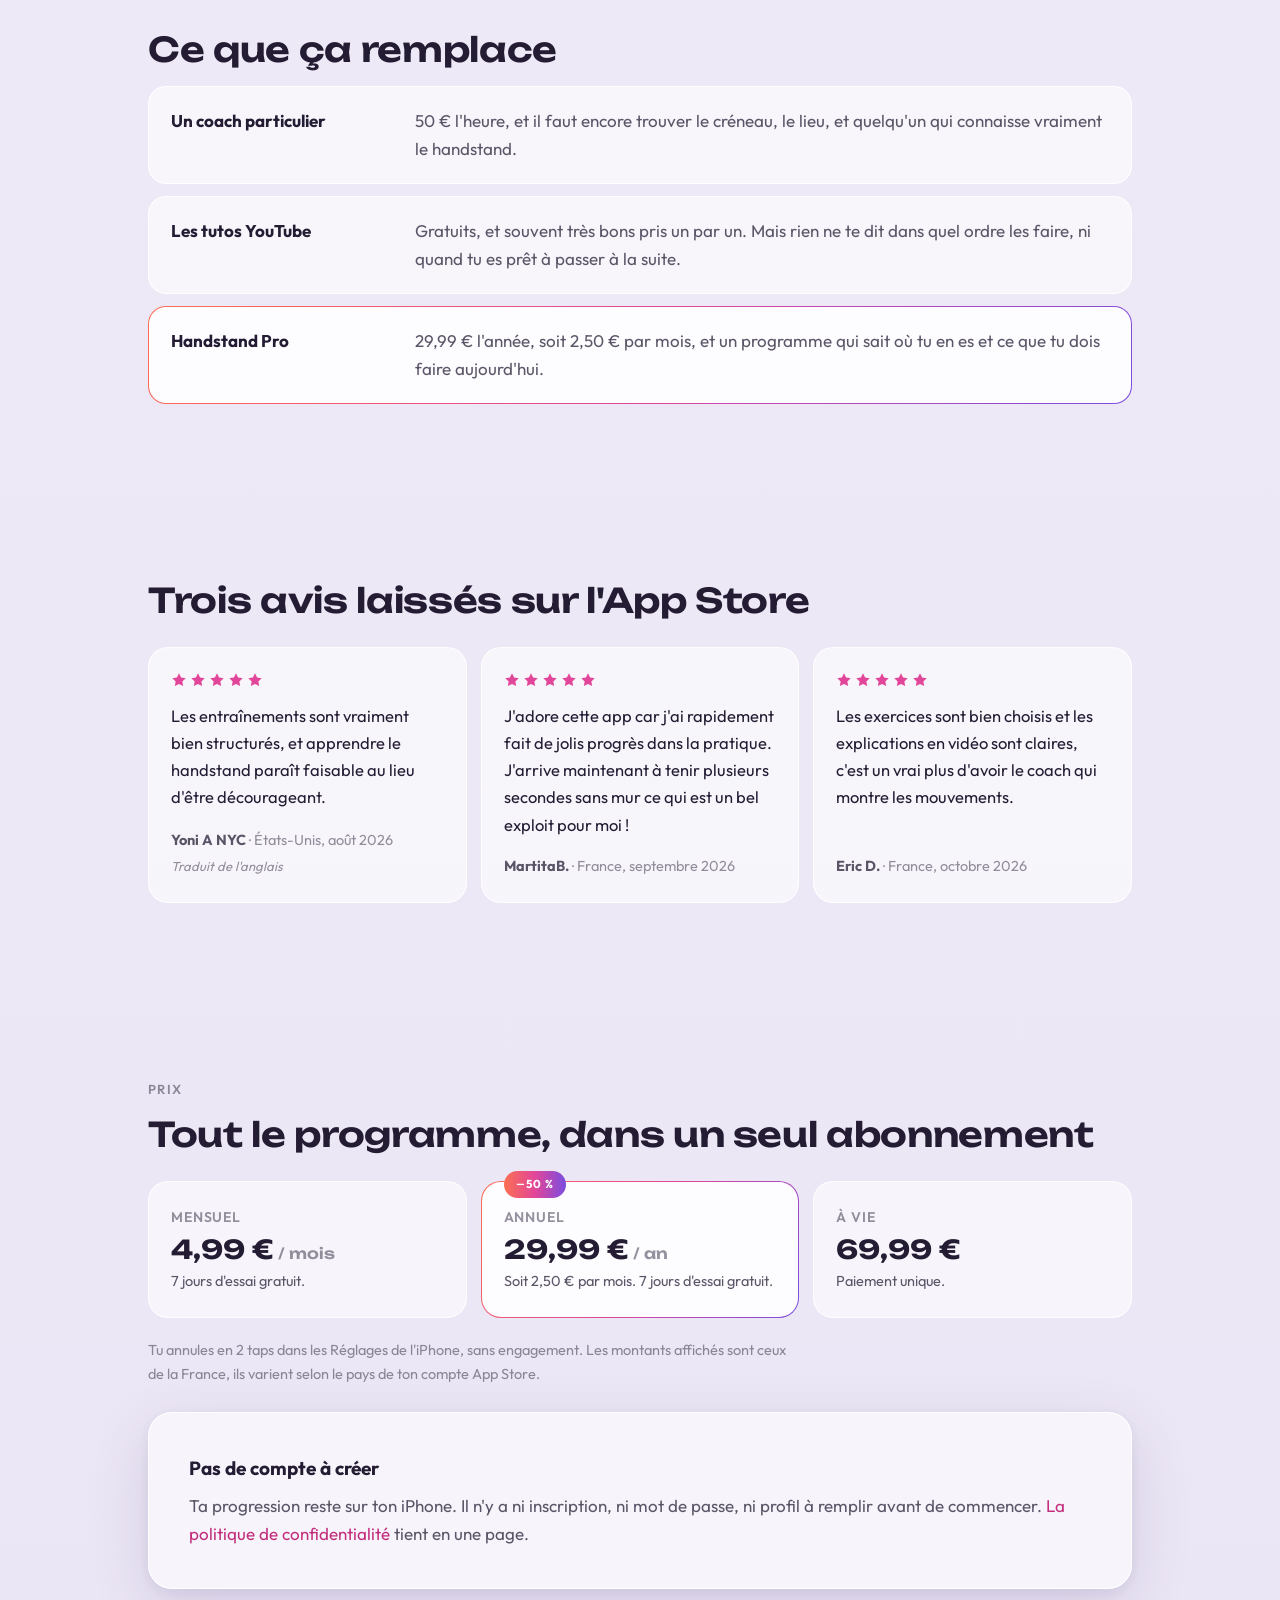
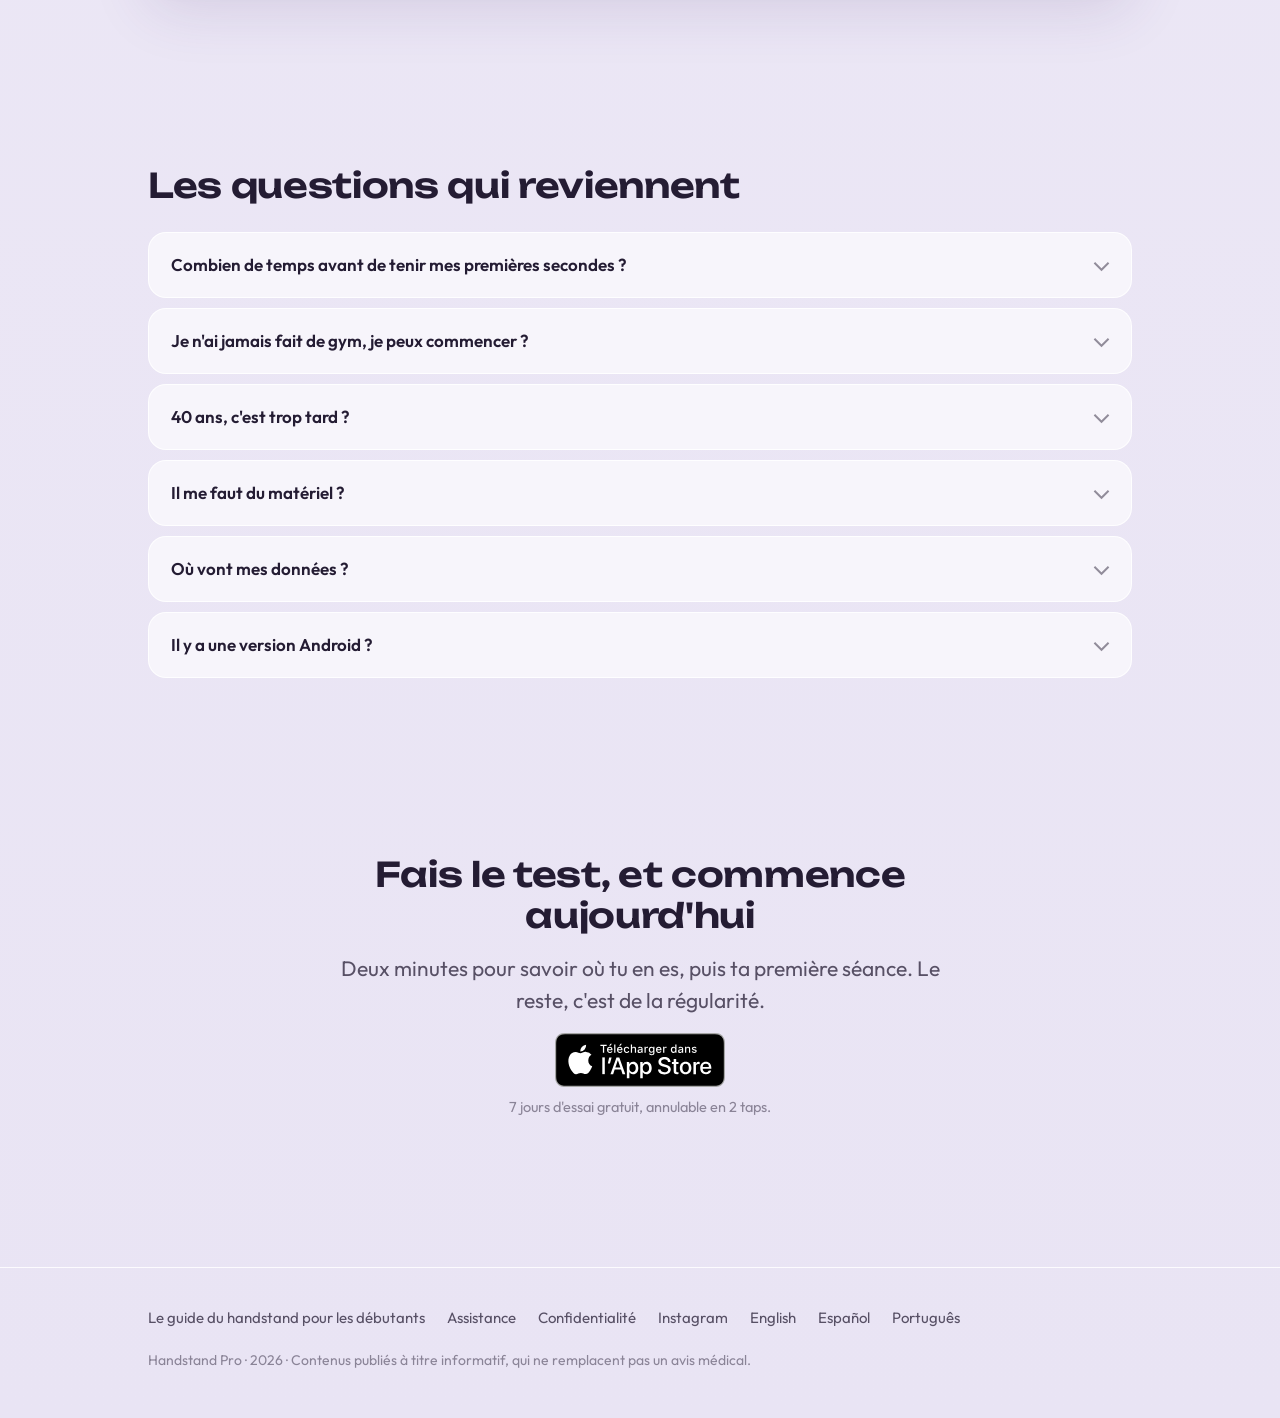
<file: fr/index.html>
<!doctype html>
<html lang="fr">
<head>
<meta charset="utf-8">
<meta name="viewport" content="width=device-width, initial-scale=1">
<title>Handstand Pro : l'app iPhone pour apprendre le poirier et l'équilibre</title>
<meta name="description" content="Apprends à tenir sur les mains avec un vrai programme : un test de niveau de 2 minutes, des séances de 15 à 20 minutes, un parcours du mur à l'équilibre libre. Sur iPhone, 7 jours d'essai gratuit.">
<link rel="canonical" href="https://handstandpro.app/fr/">
<link rel="alternate" hreflang="fr" href="https://handstandpro.app/fr/">
<link rel="alternate" hreflang="en" href="https://handstandpro.app/en/">
<link rel="alternate" hreflang="es" href="https://handstandpro.app/es/">
<link rel="alternate" hreflang="pt" href="https://handstandpro.app/pt/">
<link rel="alternate" hreflang="x-default" href="https://handstandpro.app/en/">
<meta property="og:type" content="website">
<meta property="og:site_name" content="Handstand Pro">
<meta property="og:title" content="Handstand Pro : tiens sur les mains, pour de vrai">
<meta property="og:description" content="L'app iPhone qui t'apprend l'équilibre sur les mains : test de niveau de 2 minutes, séances de 15 à 20 minutes, parcours du mur à l'équilibre libre.">
<meta property="og:url" content="https://handstandpro.app/fr/">
<meta property="og:image" content="https://handstandpro.app/assets/img/og-default.png">
<meta property="og:image:width" content="1200">
<meta property="og:image:height" content="630">
<meta property="og:locale" content="fr_FR">
<meta property="og:locale:alternate" content="en_US">
<meta property="og:locale:alternate" content="es_ES">
<meta property="og:locale:alternate" content="pt_BR">
<meta name="twitter:card" content="summary_large_image">
<meta name="twitter:title" content="Handstand Pro : tiens sur les mains, pour de vrai">
<meta name="twitter:description" content="L'app iPhone qui t'apprend l'équilibre sur les mains : test de niveau de 2 minutes, séances de 15 à 20 minutes, parcours du mur à l'équilibre libre.">
<meta name="twitter:image" content="https://handstandpro.app/assets/img/og-default.png">
<meta name="theme-color" content="#171226">
<meta name="apple-itunes-app" content="app-id=6780564521">
<link rel="icon" href="/assets/img/favicon-32.png" sizes="32x32">
<link rel="icon" href="/assets/img/favicon-16.png" sizes="16x16">
<link rel="apple-touch-icon" href="/assets/img/apple-touch-icon.png">
<link rel="preload" href="/assets/fonts/Outfit-Regular.woff2" as="font" type="font/woff2" crossorigin>
<link rel="preload" href="/assets/fonts/Unbounded-Bold.woff2" as="font" type="font/woff2" crossorigin>
<link rel="stylesheet" href="/assets/css/style.css">
<script type="application/ld+json">
{
  "@context": "https://schema.org",
  "@type": "MobileApplication",
  "name": "Handstand Pro",
  "operatingSystem": "iOS 18",
  "applicationCategory": "HealthApplication",
  "url": "https://handstandpro.app/fr/",
  "installUrl": "https://apps.apple.com/fr/app/handstand-pro/id6780564521",
  "inLanguage": [
    "fr",
    "en",
    "es",
    "pt"
  ],
  "description": "L'app iPhone qui apprend l'équilibre sur les mains : test de niveau de 2 minutes, séances guidées de 15 à 20 minutes, parcours du premier appui au mur jusqu'à l'équilibre libre.",
  "screenshot": [
    "https://handstandpro.app/assets/img/ecran-accueil.webp",
    "https://handstandpro.app/assets/img/ecran-parcours.webp",
    "https://handstandpro.app/assets/img/ecran-seance.webp",
    "https://handstandpro.app/assets/img/ecran-exercice.webp"
  ],
  "image": "https://handstandpro.app/assets/img/og-default.png",
  "author": {
    "@type": "Person",
    "name": "Stéphane Perrin",
    "url": "https://learn.handstandpro.app/fr/stephane-perrin/"
  },
  "sameAs": [
    "https://learn.handstandpro.app/fr/"
  ],
  "offers": [
    {
      "@type": "Offer",
      "name": "Mensuel",
      "price": "4.99",
      "priceCurrency": "EUR"
    },
    {
      "@type": "Offer",
      "name": "Annuel",
      "price": "29.99",
      "priceCurrency": "EUR"
    },
    {
      "@type": "Offer",
      "name": "Accès à vie",
      "price": "69.99",
      "priceCurrency": "EUR"
    }
  ]
}
</script>
<script type="application/ld+json">
{
  "@context": "https://schema.org",
  "@type": "FAQPage",
  "mainEntity": [
    {
      "@type": "Question",
      "name": "Combien de temps avant de tenir mes premières secondes ?",
      "acceptedAnswer": {
        "@type": "Answer",
        "text": "Cela dépend de ton point de départ et de ta régularité. Chez un adulte qui pratique trois à cinq fois par semaine, les premières secondes en équilibre libre arrivent en général entre six semaines et six mois. L'auteur de l'app est passé de sa reprise à 20 secondes en trois semaines, mais il avait une base de gymnastique."
      }
    },
    {
      "@type": "Question",
      "name": "Je n'ai jamais fait de gym, je peux commencer ?",
      "acceptedAnswer": {
        "@type": "Answer",
        "text": "Oui. Le test de niveau existe précisément pour ça : il évalue tes poignets, ton gainage et ton équilibre, puis construit ta progression à partir de là. Si tu n'as jamais quitté le sol, le parcours commence au sol."
      }
    },
    {
      "@type": "Question",
      "name": "40 ans, c'est trop tard ?",
      "acceptedAnswer": {
        "@type": "Answer",
        "text": "Non. L'app a été construite par un adulte qui a rebâti son équilibre après 35 ans. Ce qui change avec l'âge, c'est le temps d'échauffement et la récupération, pas la capacité à apprendre le mouvement."
      }
    },
    {
      "@type": "Question",
      "name": "Il me faut du matériel ?",
      "acceptedAnswer": {
        "@type": "Answer",
        "text": "Un mur et deux mètres carrés. Rien d'autre n'est nécessaire pour tout le parcours, du premier appui jusqu'à l'équilibre libre."
      }
    },
    {
      "@type": "Question",
      "name": "Où vont mes données ?",
      "acceptedAnswer": {
        "@type": "Answer",
        "text": "Nulle part. Il n'y a pas de compte à créer, et ta progression reste sur ton iPhone."
      }
    },
    {
      "@type": "Question",
      "name": "Il y a une version Android ?",
      "acceptedAnswer": {
        "@type": "Answer",
        "text": "Non, et il n'y en a pas de prévue pour le moment. Handstand Pro demande un iPhone sous iOS 18 ou plus récent."
      }
    }
  ]
}
</script>
<script type="module">
const tz = Intl.DateTimeFormat().resolvedOptions().timeZone || "";
if (tz && !/^(Europe|Arctic)\/|^Atlantic\/(Reykjavik|Canary|Madeira|Azores|Faroe)$|^Asia\/(Nicosia|Famagusta)$|^America\/(Guadeloupe|Martinique|Cayenne|Marigot|St_Barthelemy)$|^Indian\/(Reunion|Mayotte)$/.test(tz)) {
  const { analytics } = await import("https://esm.sh/@heycatch/sdk@0.8.3");
  analytics.init({
    projectKey: "hck_pk_hbgGAgC59ZfD9SossjCLIf8xPbJUcLk4",
    install: { framework: "web", agent: "claude-code" },
    site: "landing",
    requestBatching: false,
  });
}
</script>
</head><body>
<a class="skip" href="#main">Aller au contenu</a>

<header class="site-header">
  <div class="header-inner">
    <a class="brand" href="/fr/"><img src="/assets/img/logo.png" alt="" width="28" height="28"> <span class="brand-word">Handstand&nbsp;Pro</span></a>
    <nav class="site-nav" aria-label="Navigation principale">
      <a href="#methode">Méthode</a>
      <a href="#prix">Prix</a>
      <a href="#faq">Questions</a>
      <a href="https://learn.handstandpro.app/fr/exercices/">Exercices</a>
      <a href="https://learn.handstandpro.app/fr/">Guide pour débutant</a>
    </nav>
    <a class="btn-badge header-badge" href="https://apps.apple.com/fr/app/handstand-pro/id6780564521?pt=127301241&ct=HomeFR-Header&mt=8"><img src="/assets/img/badge-app-store-fr.svg" alt="Télécharger dans l'App Store" width="127" height="40"></a>
    <details class="langs">
      <summary aria-label="Langue">FR</summary>
      <nav aria-label="Langue"><a href="/en/" hreflang="en" lang="en">EN  English</a><a href="/es/" hreflang="es" lang="es">ES  Español</a><a href="/pt/" hreflang="pt" lang="pt">PT  Português</a></nav>
    </details>
    <details class="menu">
      <summary aria-label="Menu">
        <svg class="icon-open" width="20" height="20" viewBox="0 0 20 20" aria-hidden="true"><path d="M3 5.5h14M3 10h14M3 14.5h14" stroke="currentColor" stroke-width="1.8" stroke-linecap="round"/></svg>
        <svg class="icon-close" width="20" height="20" viewBox="0 0 20 20" aria-hidden="true"><path d="M5 5l10 10M15 5L5 15" stroke="currentColor" stroke-width="1.8" stroke-linecap="round"/></svg>
      </summary>
      <nav aria-label="Navigation principale">
        <a href="https://learn.handstandpro.app/fr/exercices/">Exercices</a>
        <a href="https://learn.handstandpro.app/fr/">Guide pour débutant</a>
        <span class="menu-sep" aria-hidden="true"></span>
        <a href="#methode">Méthode</a>
        <a href="#prix">Prix</a>
        <a href="#faq">Questions</a>
      </nav>
    </details>
  </div>
</header>
<script>
/* Menus repliés de l'en-tête : un seul ouvert à la fois, fermés par un lien
   choisi, un toucher ailleurs ou Échap. Sans script, ils s'ouvrent et se
   ferment quand même, c'est le comportement natif de <details>. */
(function () {
  var all = document.querySelectorAll(".site-header details");
  all.forEach(function (d) {
    d.addEventListener("toggle", function () {
      if (d.open) all.forEach(function (o) { if (o !== d) o.open = false; });
    });
  });
  document.addEventListener("click", function (e) {
    all.forEach(function (d) {
      if (d.open && (!d.contains(e.target) || e.target.closest("nav a"))) d.open = false;
    });
  });
  document.addEventListener("keydown", function (e) {
    if (e.key !== "Escape") return;
    all.forEach(function (d) {
      if (d.open) { d.open = false; d.querySelector("summary").focus(); }
    });
  });
})();
</script>
<main id="main">

  <!-- Hero. Le visuel passe avant l'explication : la vidéo de démo montre le
       test, la séance et la progression en huit secondes, muette et en boucle. -->
  <section class="hero">
    <div class="wrap hero-grid">
      <div>
        <p class="eyebrow">Disponible sur l'App Store</p>
        <h1>Tiens sur les mains.<br><span class="grad">Pour de vrai.</span></h1>
        <p class="lede">L'app iPhone qui apprend l'équilibre sur les mains aux adultes. Un test de niveau de 2 minutes, des séances de 15 à 20 minutes, et un parcours qui part de ton niveau pour aller jusqu'à l'équilibre libre, le press et même le handstand à un bras.</p>
        <div class="cta-row">
          <a class="btn-badge" href="https://apps.apple.com/fr/app/handstand-pro/id6780564521?pt=127301241&ct=HomeFR-Hero&mt=8"><img src="/assets/img/badge-app-store-fr.svg" alt="Télécharger dans l'App Store" width="127" height="40"></a>
        </div>
        <p class="cta-note">iPhone, iOS 18 minimum. 7 jours d'essai gratuit sur l'abonnement mensuel ou annuel, et pas de compte à créer.</p>
      </div>
      <div class="phone phone-lg">
        <div class="phone-screen">
          <video autoplay muted loop playsinline preload="metadata" poster="/assets/video/Demo-FR-Handstand-Pro-poster.jpg" aria-label="Démonstration de l'application Handstand Pro">
            <source src="/assets/video/Demo-FR-Handstand-Pro.webm" type="video/webm">
            <source src="/assets/video/Demo-FR-Handstand-Pro.mp4" type="video/mp4">
          </video>
        </div>
      </div>
    </div>
  </section>

  <section class="section" id="methode">
    <div class="wrap">
      <p class="eyebrow">Comment ça marche</p>
      <h2 style="margin-bottom:clamp(30px,5vw,54px)">Une application et un programme structuré pour des progrès rapides</h2>

      <div class="step">
        <div>
          <p class="step-num">01</p>
          <h3>Deux minutes pour savoir où tu en es</h3>
          <p>Le test évalue ta base : poignets, gainage, équilibre. À la fin, l'app sait exactement quels exercices te donner, et surtout lesquels ne pas te donner. Jamais trop dur, jamais inutile.</p>
        </div>
        <div class="step-visual"><div class="phone"><div class="phone-screen"><img src="/assets/img/ecran-accueil.webp" alt="L'écran d'accueil de l'app avec la mission du jour" width="600" height="1304" loading="lazy"></div></div></div>
      </div>
      <div class="step">
        <div>
          <p class="step-num">02</p>
          <h3>Un parcours, pas une playlist</h3>
          <p>Un arbre de compétences te mène du tout premier appui au mur jusqu'à l'équilibre libre, puis plus loin encore vers les figures. Tu débloques la suite en validant l'étape en cours, sur des critères chiffrés. Depuis 2024, le parcours proposé dans l'app a été retravaillé à partir des retours de plus de 180 utilisateurs.</p>
        </div>
        <div class="step-visual"><div class="phone"><div class="phone-screen"><img src="/assets/img/ecran-parcours.webp" alt="L'arbre de compétences de l'app" width="600" height="1304" loading="lazy"></div></div></div>
      </div>
      <div class="step">
        <div>
          <p class="step-num">03</p>
          <h3>Des séances guidées, minute par minute</h3>
          <p>Minuteur, décompte vocal, consignes de coach. Tu poses ton téléphone et tu suis. Chaque séance commence par l'échauffement des poignets, cinq minutes qui évitent l'immense majorité des douleurs, et l'app chronomètre tes meilleurs maintiens au passage. Tu choisis combien de séances tu fais par semaine, c'est ton pacte, et l'app t'aide à le tenir : une série de jours, des badges, et après chaque séance une carte à partager.</p>
        </div>
        <div class="step-visual"><div class="phone"><div class="phone-screen"><img src="/assets/img/ecran-seance.webp" alt="Le lecteur de séance avec son minuteur" width="600" height="1304" loading="lazy"></div></div></div>
      </div>
      <div class="step">
        <div>
          <p class="step-num">04</p>
          <h3>Chaque exercice démontré en vidéo</h3>
          <p>Le reproche principal fait au prototype de 2024 était l'absence de démonstrations : certaines positions restaient incompréhensibles écrites. Chaque mouvement a maintenant sa vidéo et ses étapes.</p>
        </div>
        <div class="step-visual"><div class="phone"><div class="phone-screen"><img src="/assets/img/ecran-exercice.webp" alt="La fiche d'un exercice avec sa vidéo de démonstration" width="600" height="1304" loading="lazy"></div></div></div>
      </div>
    </div>
  </section>

  <!-- Bloc auteur. Placé haut dans la page et non en pied : c'est la seule
       matière du site qui ne peut pas être fabriquée. -->
  <section class="section">
    <div class="wrap">
      <div class="card author-grid">
        <div class="phone">
          <div class="phone-screen"><img src="/assets/img/ecran-parcours.webp" alt="L'arbre de compétences que je suis moi-même, du premier appui au mur à l'équilibre libre" width="600" height="1304" loading="lazy"></div>
        </div>
        <div class="author-body">
          <p class="eyebrow">Qui a écrit cette méthode</p>
          <h2>La méthode que je suis moi-même</h2>
          <p>J'ai fait de la gym en club à partir de mes 8 ans, à peu près six ans en trois passages, et pendant tout ce temps le handstand n'a jamais été une compétence qu'on travaillait pour la tenue, c'était un passage dans un enchaînement. Le sujet est arrivé pour de bon vers 2016, pendant un voyage en Thaïlande, et depuis j'ai pratiqué de façon très décousue, des périodes assidues de deux à six mois et des creux entre les deux.</p>
          <p>Mon record, c'est une minute pleine en full hold, pieds serrés, le 15 février 2023, à 36 ans. Il a coûté à peu près trois mois à quatre ou cinq séances par semaine centrées sur les épaules.</p>
          <p>J'ai repris la pratique quotidienne à la mi-juin 2026, en même temps que le développement de l'app (les deux vont ensemble, c'est ce qui m'engage). Trois semaines plus tard je tenais 20 secondes. Au 13 août 2026, j'en suis à 57 secondes en freestanding et 30 secondes en full hold, et l'app que je développe, je m'en sers déjà tous les jours, pour moi.</p>
          <div class="signature">
            <img src="/assets/img/logo.png" alt="" width="34" height="34" style="border-radius:9px">
            <span><strong>Stéphane Perrin</strong><a href="https://learn.handstandpro.app/fr/stephane-perrin/">Le parcours complet</a></span>
          </div>
        </div>
      </div>
    </div>
  </section>

  <!-- Le différenciateur n°1, celui que la fiche App Store met en avant. -->
  <section class="section">
    <div class="wrap">
      <div class="card card-accent">
        <p class="eyebrow">Le premier blocage</p>
        <h2>Ce qui t'arrête, c'est de ne pas savoir redescendre</h2>
        <p class="lede" style="max-width:100%">La force n'est presque jamais le problème chez l'adulte. Tant que ton corps n'a pas de plan pour sortir de la position, il refuse de partir, et tu restes collé au mur pendant des mois sans comprendre pourquoi.</p>
        <p>Handstand Pro traite la sortie en demi-roue comme une compétence à part entière, avec son propre module, et tu l'apprends <strong>avant</strong> de tenter l'équilibre libre. C'est le blocage numéro 1 des adultes, et il se règle en deux séances. <a href="https://learn.handstandpro.app/fr/sortir-du-handstand-peur-de-tomber/">Le détail de la technique est dans le guide</a>, gratuitement, que tu télécharges l'app ou non.</p>
      </div>
    </div>
  </section>

  <section class="section">
    <div class="wrap">
      <h2>Ce que ça remplace</h2>
      <div class="compare">
        <div class="compare-row">
          <p class="compare-who">Un coach particulier</p>
          <p class="compare-what">50 € l'heure, et il faut encore trouver le créneau, le lieu, et quelqu'un qui connaisse vraiment le handstand.</p>
        </div>
        <div class="compare-row">
          <p class="compare-who">Les tutos YouTube</p>
          <p class="compare-what">Gratuits, et souvent très bons pris un par un. Mais rien ne te dit dans quel ordre les faire, ni quand tu es prêt à passer à la suite.</p>
        </div>
        <div class="compare-row is-us">
          <p class="compare-who">Handstand Pro</p>
          <p class="compare-what">29,99 € l'année, soit 2,50 € par mois, et un programme qui sait où tu en es et ce que tu dois faire aujourd'hui.</p>
        </div>
      </div>
    </div>
  </section>

  <section class="section">
    <div class="wrap">
      <h2>Trois avis laissés sur l'App Store</h2>
      <div class="reviews">
        <figure class="review">
          <p class="review-stars" role="img" aria-label="5 étoiles sur 5"><svg viewBox="0 0 20 20" width="16" height="16" aria-hidden="true"><path d="M10 1.6l2.6 5.3 5.8.8-4.2 4.1 1 5.8L10 14.9l-5.2 2.7 1-5.8L1.6 7.7l5.8-.8z"/></svg><svg viewBox="0 0 20 20" width="16" height="16" aria-hidden="true"><path d="M10 1.6l2.6 5.3 5.8.8-4.2 4.1 1 5.8L10 14.9l-5.2 2.7 1-5.8L1.6 7.7l5.8-.8z"/></svg><svg viewBox="0 0 20 20" width="16" height="16" aria-hidden="true"><path d="M10 1.6l2.6 5.3 5.8.8-4.2 4.1 1 5.8L10 14.9l-5.2 2.7 1-5.8L1.6 7.7l5.8-.8z"/></svg><svg viewBox="0 0 20 20" width="16" height="16" aria-hidden="true"><path d="M10 1.6l2.6 5.3 5.8.8-4.2 4.1 1 5.8L10 14.9l-5.2 2.7 1-5.8L1.6 7.7l5.8-.8z"/></svg><svg viewBox="0 0 20 20" width="16" height="16" aria-hidden="true"><path d="M10 1.6l2.6 5.3 5.8.8-4.2 4.1 1 5.8L10 14.9l-5.2 2.7 1-5.8L1.6 7.7l5.8-.8z"/></svg></p>
          <blockquote><p>Les entraînements sont vraiment bien structurés, et apprendre le handstand paraît faisable au lieu d'être décourageant.</p></blockquote>
          <figcaption><span class="review-who">Yoni A NYC</span> · États-Unis, août 2026</figcaption>
          <p class="review-tr">Traduit de l'anglais</p>
        </figure>
        <figure class="review">
          <p class="review-stars" role="img" aria-label="5 étoiles sur 5"><svg viewBox="0 0 20 20" width="16" height="16" aria-hidden="true"><path d="M10 1.6l2.6 5.3 5.8.8-4.2 4.1 1 5.8L10 14.9l-5.2 2.7 1-5.8L1.6 7.7l5.8-.8z"/></svg><svg viewBox="0 0 20 20" width="16" height="16" aria-hidden="true"><path d="M10 1.6l2.6 5.3 5.8.8-4.2 4.1 1 5.8L10 14.9l-5.2 2.7 1-5.8L1.6 7.7l5.8-.8z"/></svg><svg viewBox="0 0 20 20" width="16" height="16" aria-hidden="true"><path d="M10 1.6l2.6 5.3 5.8.8-4.2 4.1 1 5.8L10 14.9l-5.2 2.7 1-5.8L1.6 7.7l5.8-.8z"/></svg><svg viewBox="0 0 20 20" width="16" height="16" aria-hidden="true"><path d="M10 1.6l2.6 5.3 5.8.8-4.2 4.1 1 5.8L10 14.9l-5.2 2.7 1-5.8L1.6 7.7l5.8-.8z"/></svg><svg viewBox="0 0 20 20" width="16" height="16" aria-hidden="true"><path d="M10 1.6l2.6 5.3 5.8.8-4.2 4.1 1 5.8L10 14.9l-5.2 2.7 1-5.8L1.6 7.7l5.8-.8z"/></svg></p>
          <blockquote><p>J'adore cette app car j'ai rapidement fait de jolis progrès dans la pratique. J'arrive maintenant à tenir plusieurs secondes sans mur ce qui est un bel exploit pour moi !</p></blockquote>
          <figcaption><span class="review-who">MartitaB.</span> · France, septembre 2026</figcaption>
        </figure>
        <figure class="review">
          <p class="review-stars" role="img" aria-label="5 étoiles sur 5"><svg viewBox="0 0 20 20" width="16" height="16" aria-hidden="true"><path d="M10 1.6l2.6 5.3 5.8.8-4.2 4.1 1 5.8L10 14.9l-5.2 2.7 1-5.8L1.6 7.7l5.8-.8z"/></svg><svg viewBox="0 0 20 20" width="16" height="16" aria-hidden="true"><path d="M10 1.6l2.6 5.3 5.8.8-4.2 4.1 1 5.8L10 14.9l-5.2 2.7 1-5.8L1.6 7.7l5.8-.8z"/></svg><svg viewBox="0 0 20 20" width="16" height="16" aria-hidden="true"><path d="M10 1.6l2.6 5.3 5.8.8-4.2 4.1 1 5.8L10 14.9l-5.2 2.7 1-5.8L1.6 7.7l5.8-.8z"/></svg><svg viewBox="0 0 20 20" width="16" height="16" aria-hidden="true"><path d="M10 1.6l2.6 5.3 5.8.8-4.2 4.1 1 5.8L10 14.9l-5.2 2.7 1-5.8L1.6 7.7l5.8-.8z"/></svg><svg viewBox="0 0 20 20" width="16" height="16" aria-hidden="true"><path d="M10 1.6l2.6 5.3 5.8.8-4.2 4.1 1 5.8L10 14.9l-5.2 2.7 1-5.8L1.6 7.7l5.8-.8z"/></svg></p>
          <blockquote><p>Les exercices sont bien choisis et les explications en vidéo sont claires, c'est un vrai plus d'avoir le coach qui montre les mouvements.</p></blockquote>
          <figcaption><span class="review-who">Eric D.</span> · France, octobre 2026</figcaption>
        </figure>
      </div>
    </div>
  </section>

  <section class="section" id="prix">
    <div class="wrap">
      <p class="eyebrow">Prix</p>
      <h2>Tout le programme, dans un seul abonnement</h2>
      <div class="plans" style="margin-top:26px">
        <div class="plan">
          <p class="plan-name">Mensuel</p>
          <p class="plan-price">4,99 €<span style="font-size:15px;font-weight:500;color:var(--ink-3)"> / mois</span></p>
          <p class="plan-note">7 jours d'essai gratuit.</p>
        </div>
        <div class="plan is-best">
          <span class="plan-tag">−50 %</span>
          <p class="plan-name">Annuel</p>
          <p class="plan-price">29,99 €<span style="font-size:15px;font-weight:500;color:var(--ink-3)"> / an</span></p>
          <p class="plan-note">Soit 2,50 € par mois. 7 jours d'essai gratuit.</p>
        </div>
        <div class="plan">
          <p class="plan-name">À vie</p>
          <p class="plan-price">69,99 €</p>
          <p class="plan-note">Paiement unique.</p>
        </div>
      </div>
      <p class="cta-note" style="margin-top:20px;max-width:640px">Tu annules en 2 taps dans les Réglages de l'iPhone, sans engagement. Les montants affichés sont ceux de la France, ils varient selon le pays de ton compte App Store.</p>
      <div class="card" style="margin-top:26px">
        <h3>Pas de compte à créer</h3>
        <p>Ta progression reste sur ton iPhone. Il n'y a ni inscription, ni mot de passe, ni profil à remplir avant de commencer. <a href="https://privacy.handstandpro.app">La politique de confidentialité</a> tient en une page.</p>
      </div>
    </div>
  </section>

  <section class="section" id="faq">
    <div class="wrap">
      <h2 style="margin-bottom:26px">Les questions qui reviennent</h2>
      <div class="faq">
        <details>
          <summary>Combien de temps avant de tenir mes premières secondes ?</summary>
          <div class="faq-body"><p>Cela dépend de ton point de départ et de ta régularité. Chez un adulte qui pratique trois à cinq fois par semaine, les premières secondes en équilibre libre arrivent en général entre six semaines et six mois. J'ai personnellement mis trois semaines pour retrouver 20 secondes à la reprise, mais j'avais une base de gymnastique, ce qui n'est pas comparable. <a href="https://learn.handstandpro.app/fr/combien-de-temps-apprendre-handstand/">Les durées détaillées par profil sont ici</a>.</p></div>
        </details>
        <details>
          <summary>Je n'ai jamais fait de gym, je peux commencer ?</summary>
          <div class="faq-body"><p>Oui. Le test de niveau existe précisément pour ça : il évalue tes poignets, ton gainage et ton équilibre, puis construit ta progression à partir de là. Si tu n'as jamais quitté le sol, le parcours commence au sol.</p></div>
        </details>
        <details>
          <summary>40 ans, c'est trop tard ?</summary>
          <div class="faq-body"><p>Non. L'app a été construite par un adulte qui a rebâti son équilibre après 35 ans. Ce qui change avec l'âge, c'est le temps d'échauffement et la récupération, pas la capacité à apprendre le mouvement. <a href="https://learn.handstandpro.app/fr/handstand-apres-30-ans/">Ce qui change vraiment après 30 ou 40 ans</a>.</p></div>
        </details>
        <details>
          <summary>Il me faut du matériel ?</summary>
          <div class="faq-body"><p>Un mur et deux mètres carrés. Rien d'autre n'est nécessaire pour tout le parcours, du premier appui jusqu'à l'équilibre libre.</p></div>
        </details>
        <details>
          <summary>Où vont mes données ?</summary>
          <div class="faq-body"><p>Nulle part. Il n'y a pas de compte à créer, et ta progression reste sur ton iPhone.</p></div>
        </details>
        <details>
          <summary>Il y a une version Android ?</summary>
          <div class="faq-body"><p>Non, et il n'y en a pas de prévue pour le moment. Handstand Pro demande un iPhone sous iOS 18 ou plus récent.</p></div>
        </details>
      </div>
    </div>
  </section>

  <section class="section final">
    <div class="wrap">
      <h2>Fais le test, et commence aujourd'hui</h2>
      <p class="lede">Deux minutes pour savoir où tu en es, puis ta première séance. Le reste, c'est de la régularité.</p>
      <div class="cta-row">
        <a class="btn-badge" href="https://apps.apple.com/fr/app/handstand-pro/id6780564521?pt=127301241&ct=HomeFR-Final&mt=8"><img src="/assets/img/badge-app-store-fr.svg" alt="Télécharger dans l'App Store" width="127" height="40"></a>
      </div>
      <p class="cta-note">7 jours d'essai gratuit, annulable en 2 taps.</p>
    </div>
  </section>

</main>

<footer class="site-footer">
  <div class="wrap">
    <nav class="footer-links" aria-label="Pied de page">
      <a href="https://learn.handstandpro.app/fr/">Le guide du handstand pour les débutants</a>
      <a href="https://support.handstandpro.app">Assistance</a>
      <a href="https://privacy.handstandpro.app">Confidentialité</a>
      <a href="https://www.instagram.com/handstandpro.app/">Instagram</a>
      <a href="/en/" hreflang="en" lang="en">English</a>
      <a href="/es/" hreflang="es" lang="es">Español</a>
      <a href="/pt/" hreflang="pt" lang="pt">Português</a>
    </nav>
    <p class="footer-note">Handstand Pro · 2026 · Contenus publiés à titre informatif, qui ne remplacent pas un avis médical.</p>
  </div>
</footer>
<!-- Mémorise la langue de la page visitée. La racine s'en sert pour ne pas
     contredire un choix explicite : quelqu'un qui change de langue depuis ici
     ne doit pas être renvoyé ailleurs au retour sur handstandpro.app. -->
<script>try{localStorage.setItem("hp-lang","fr")}catch(e){}</script>
</body>
</html>
</file>
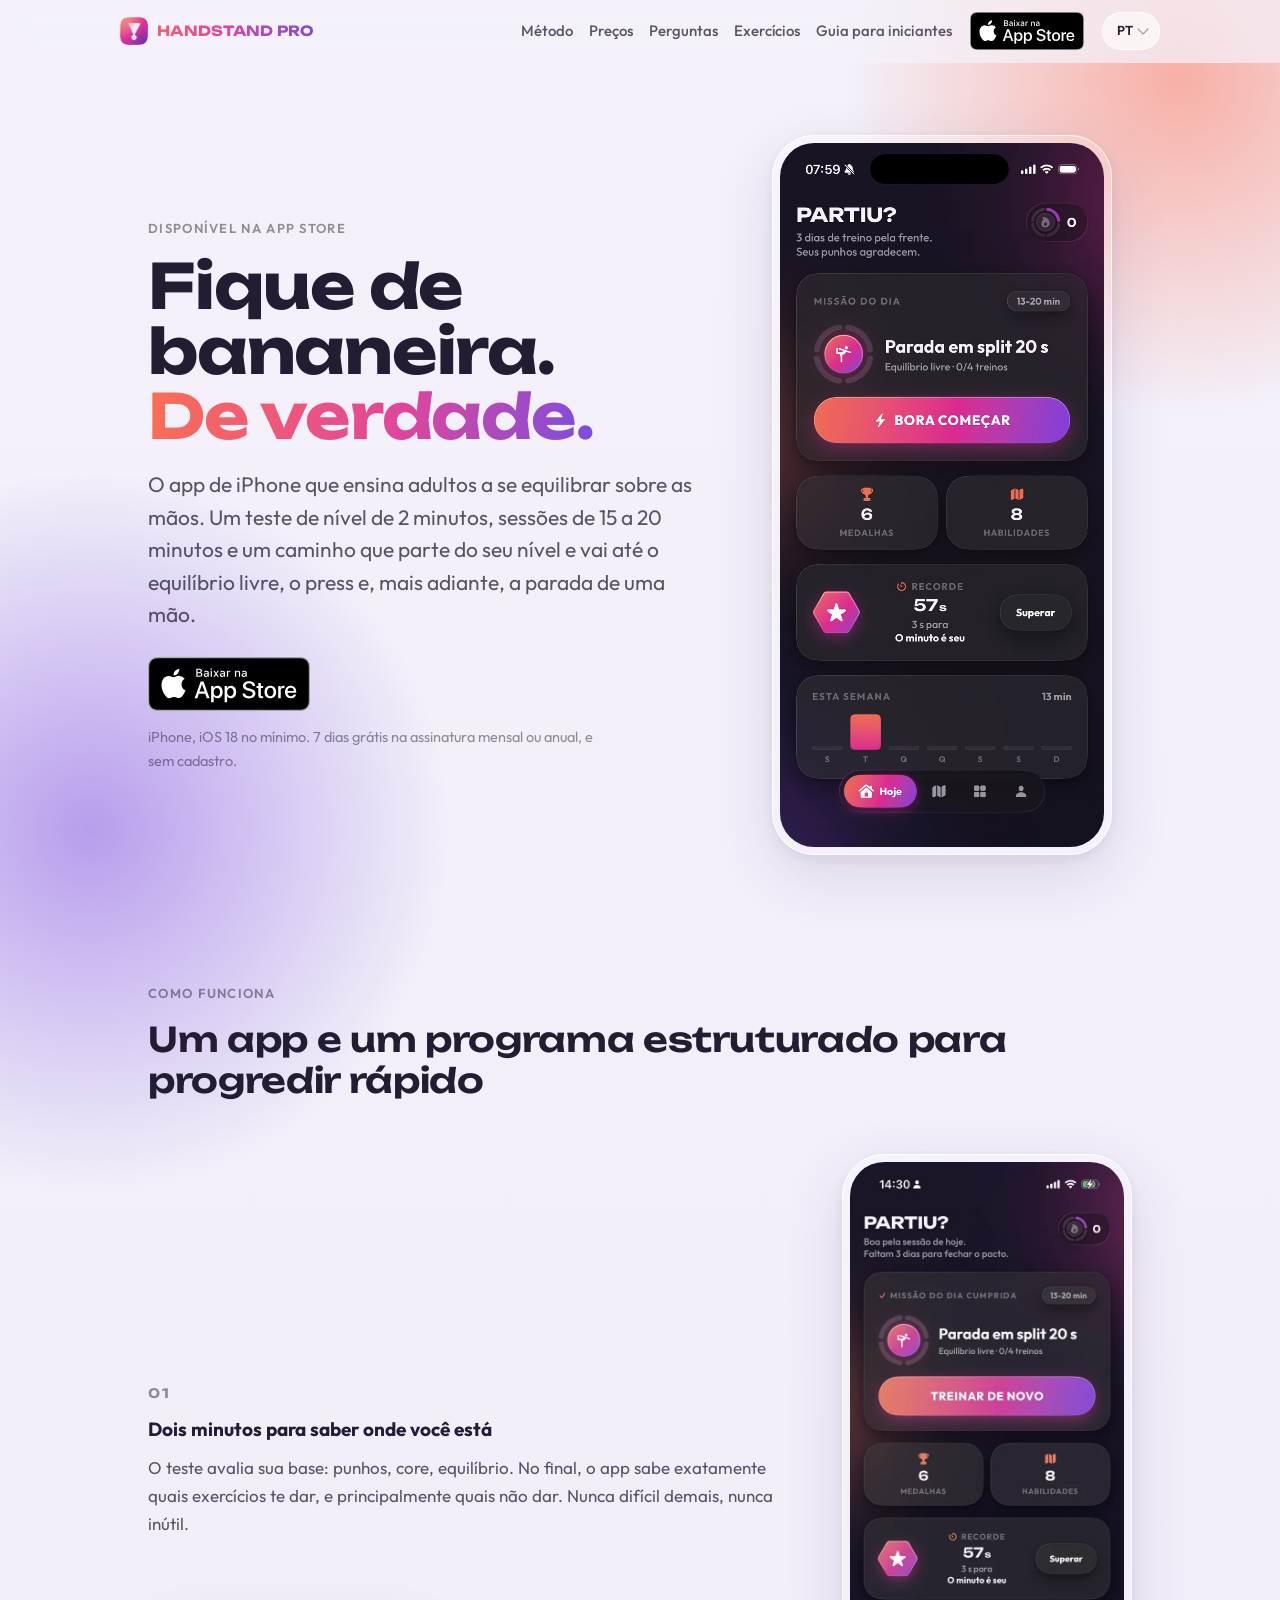
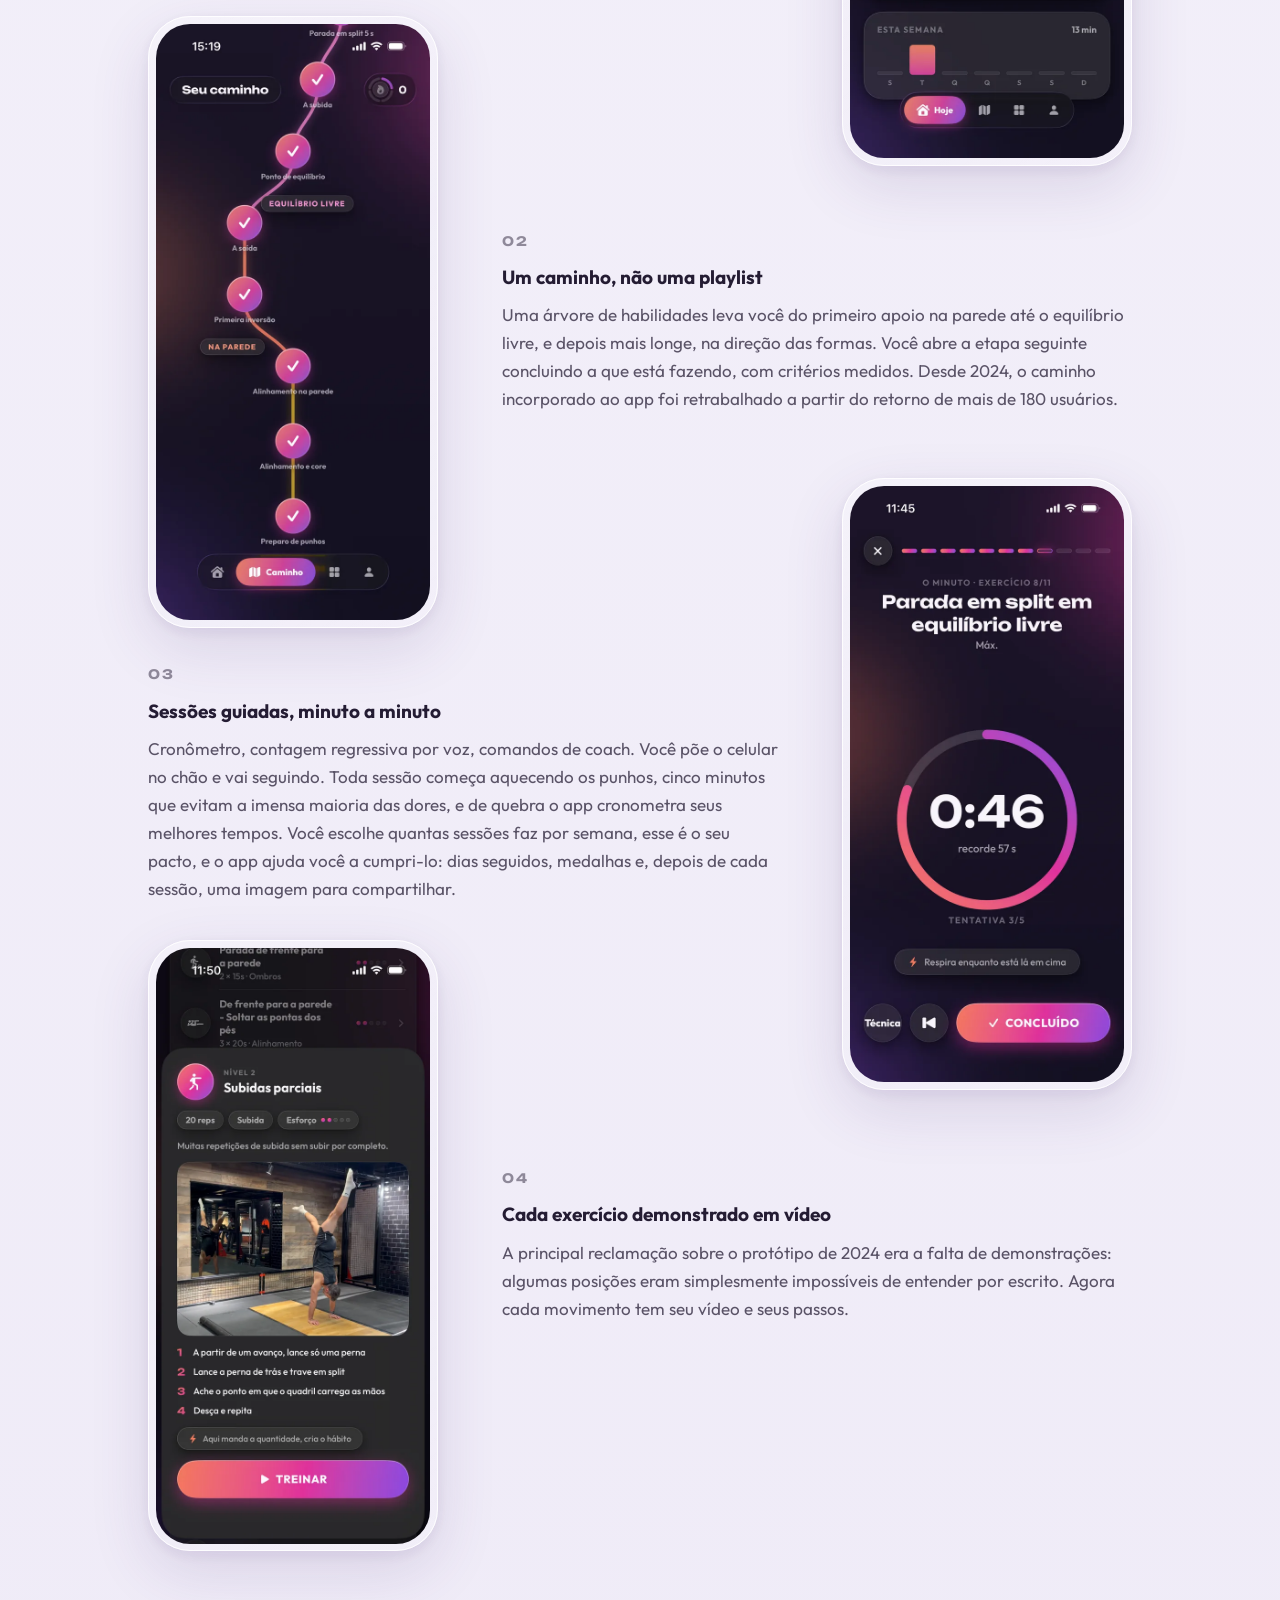
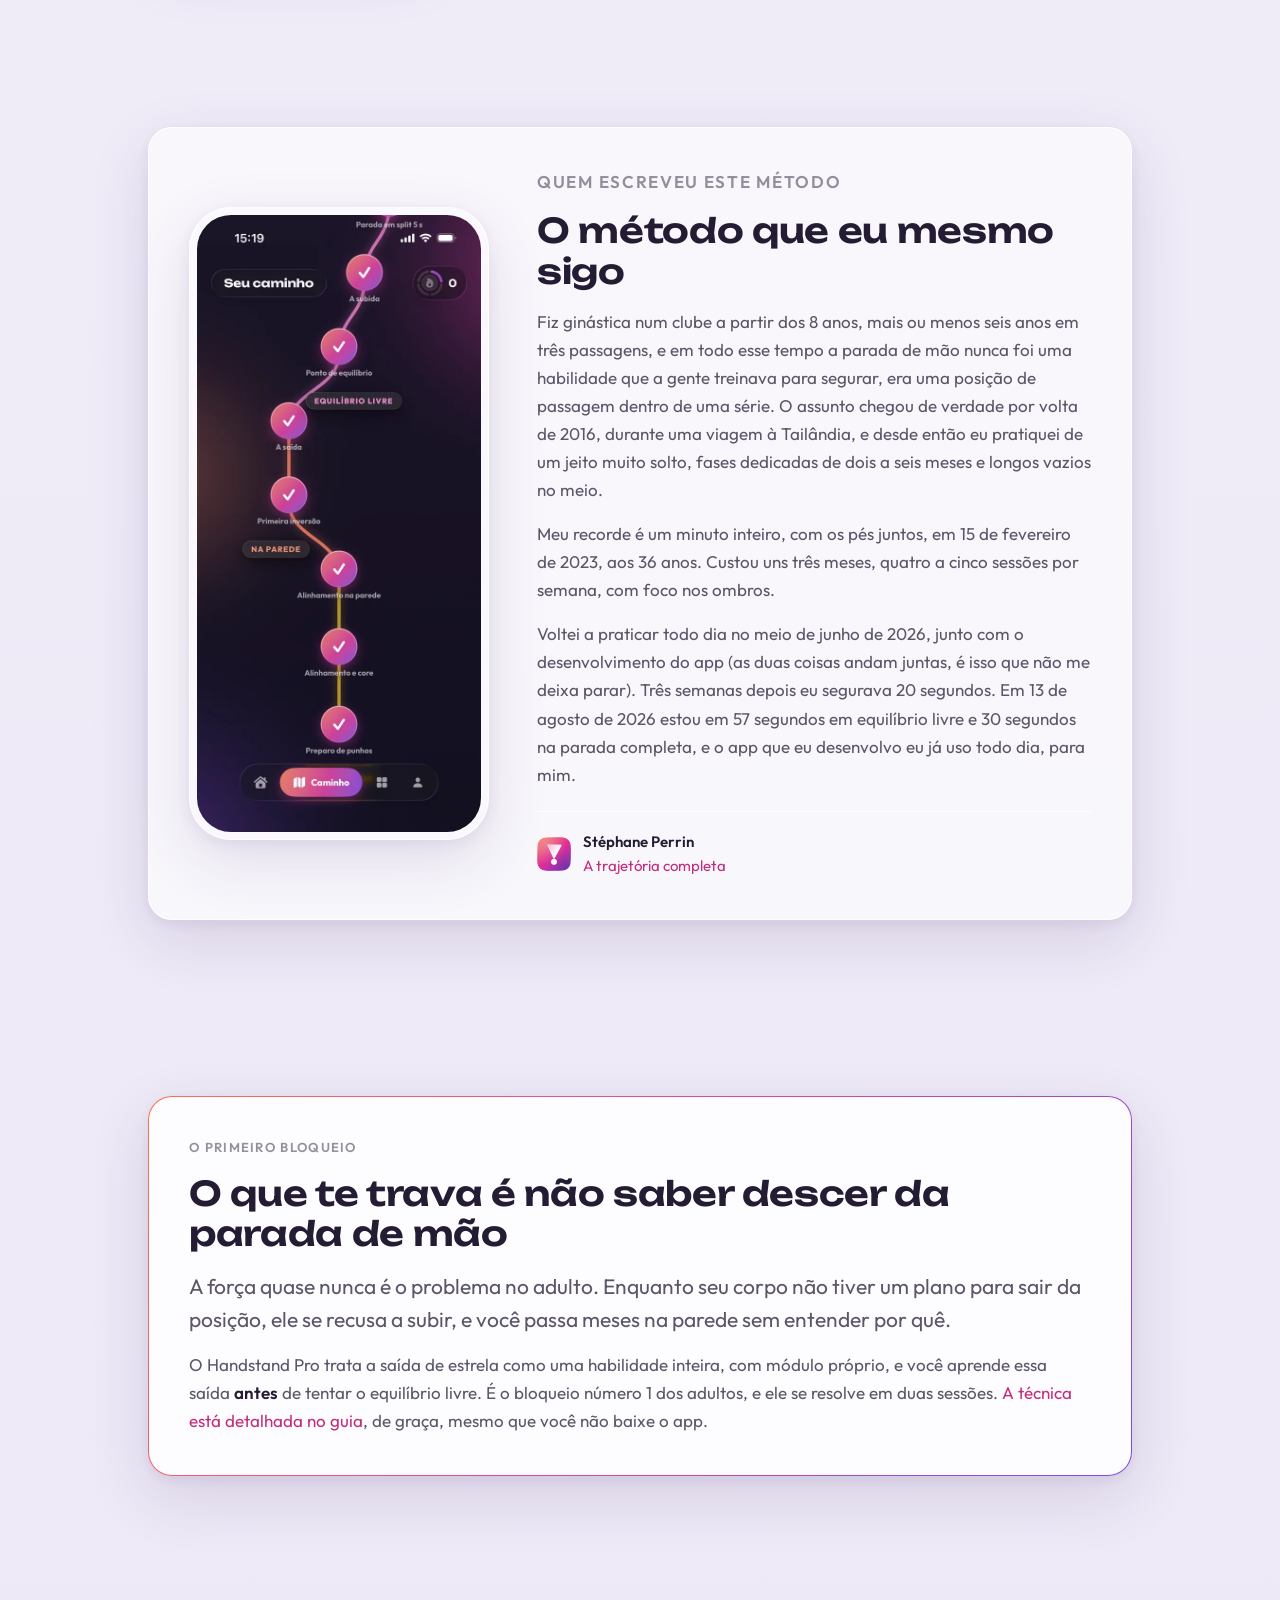
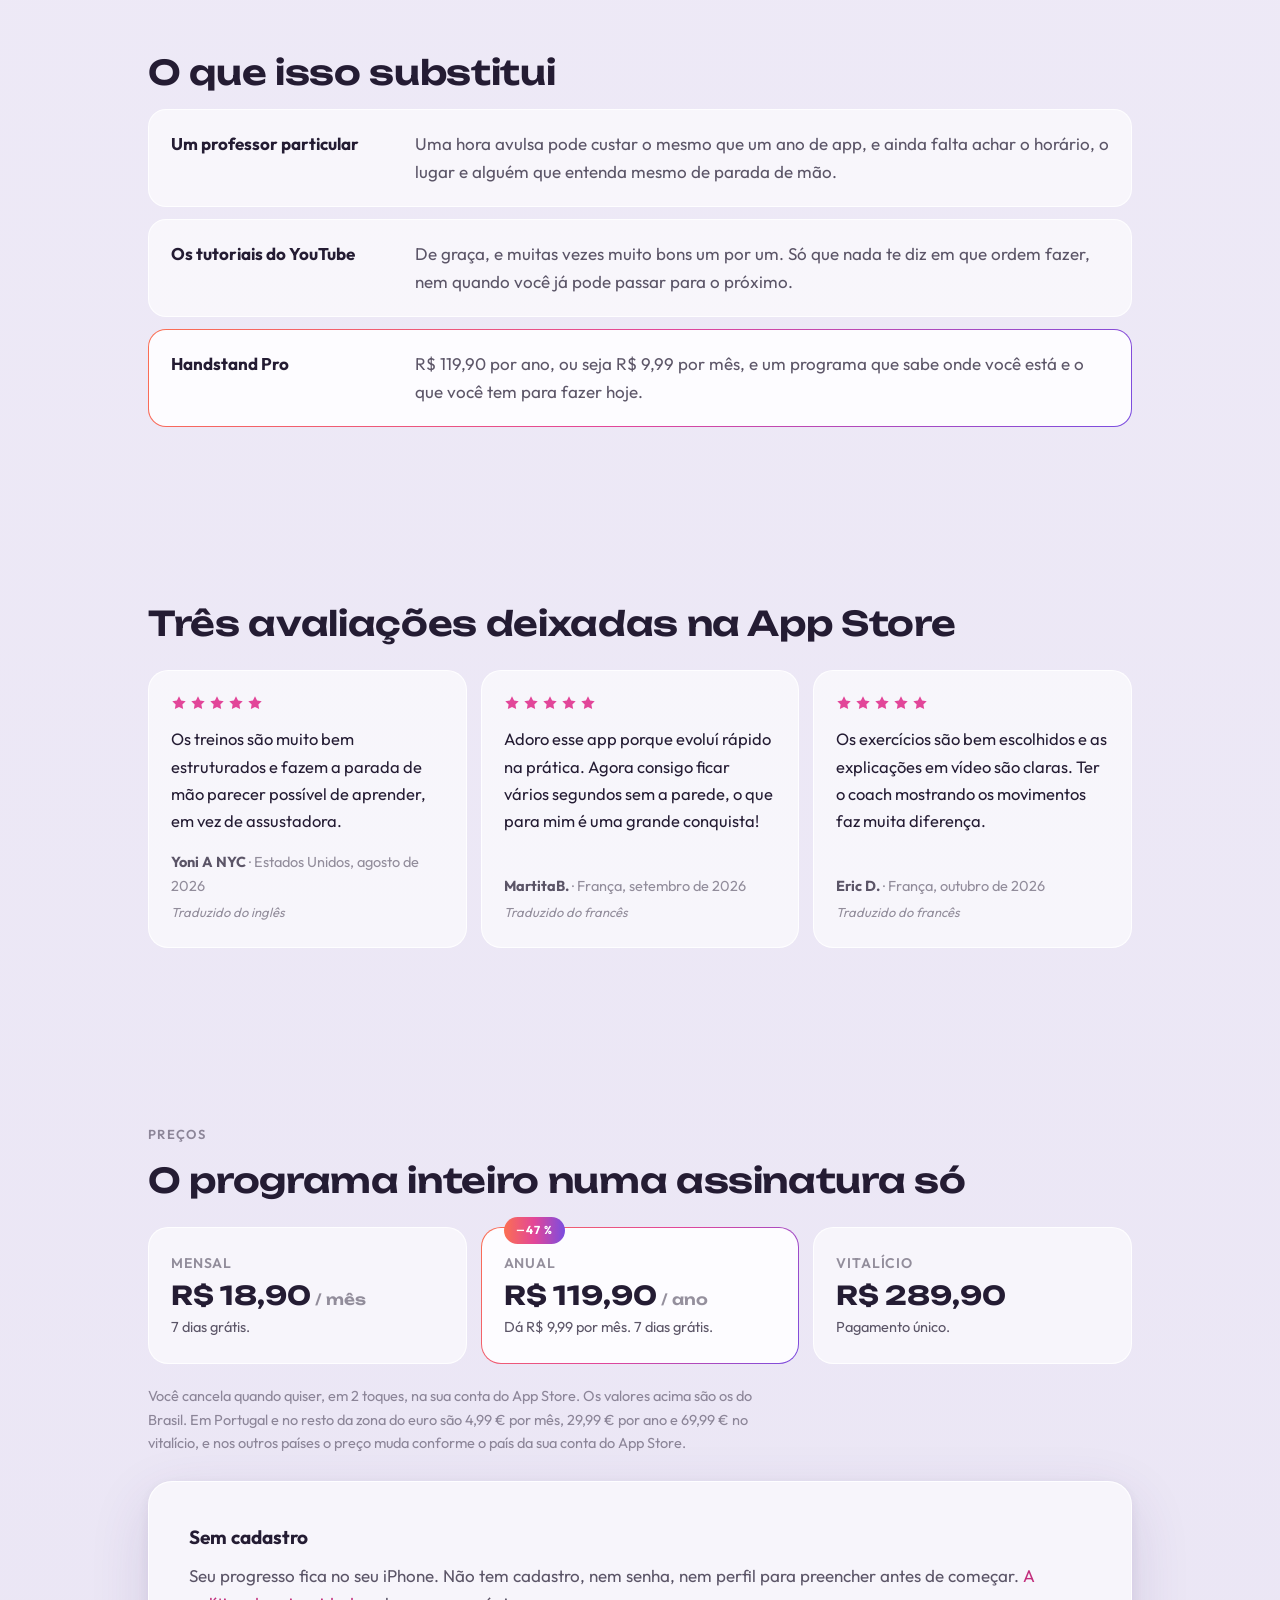
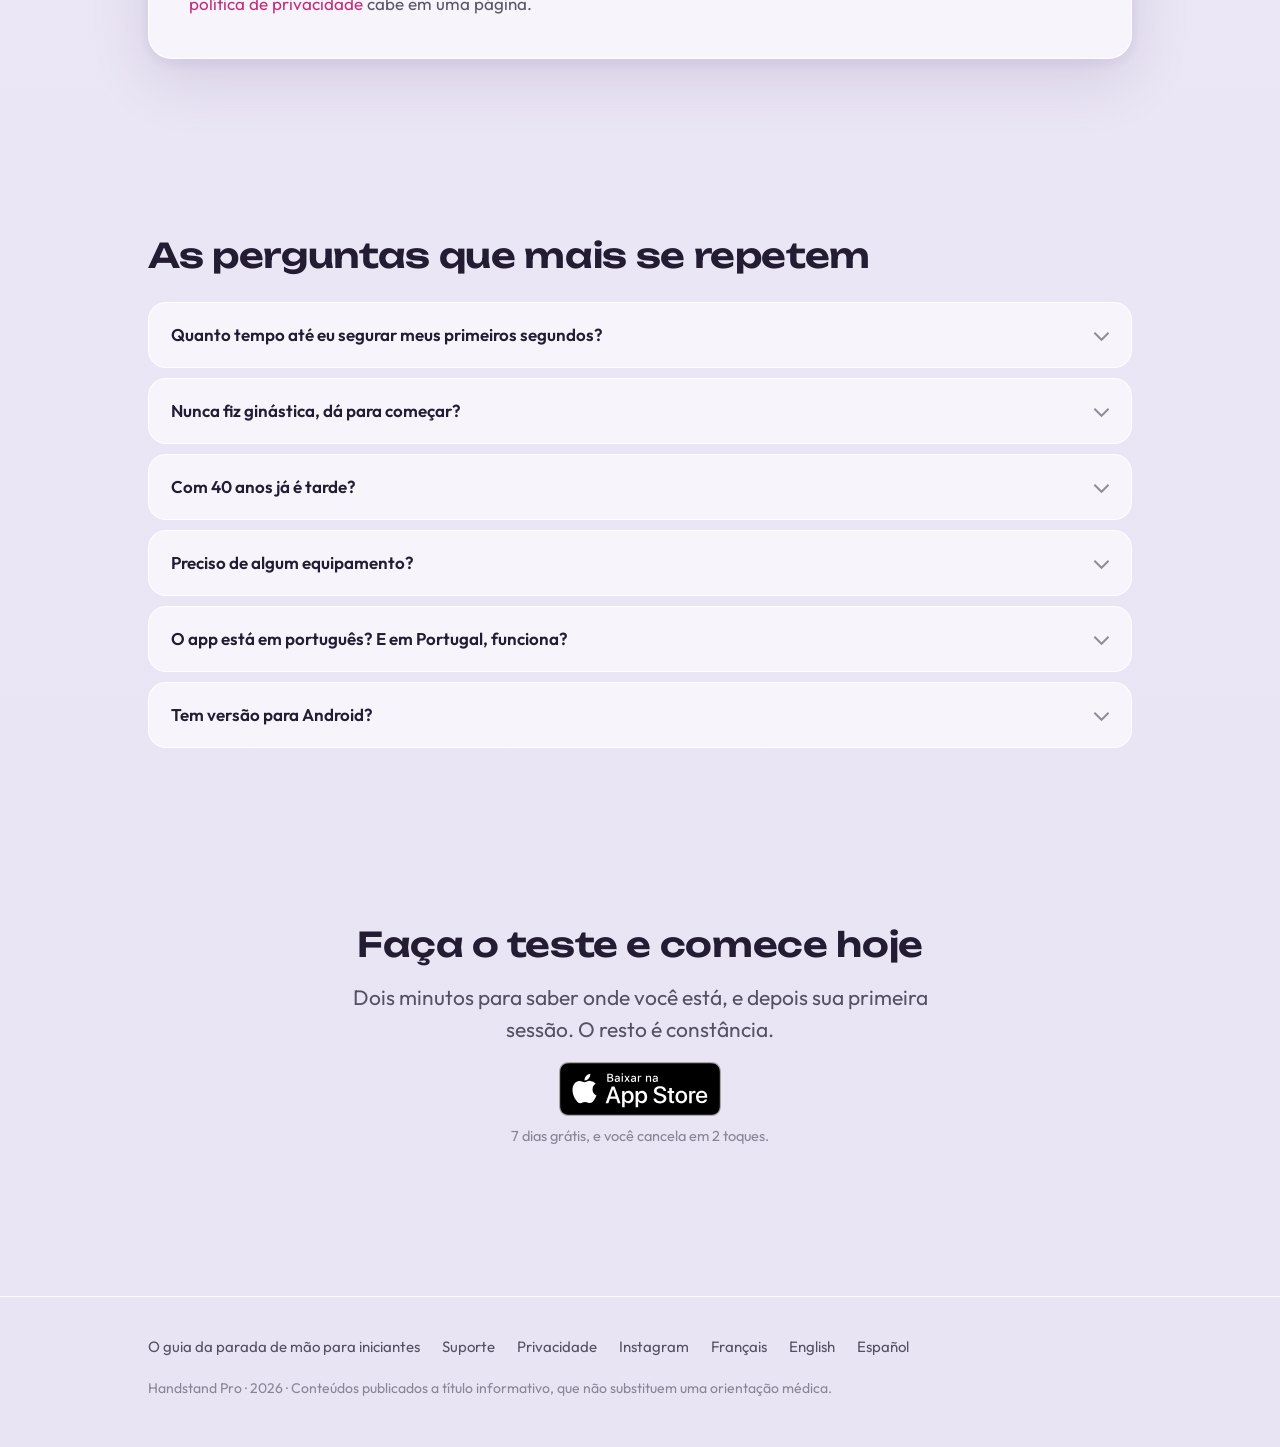
<file: pt/index.html>
<!doctype html>
<html lang="pt">
<head>
<meta charset="utf-8">
<meta name="viewport" content="width=device-width, initial-scale=1">
<title>Handstand Pro: o app de iPhone para aprender a parada de mão</title>
<meta name="description" content="Aprenda a segurar a parada de mão com um programa de verdade: teste de nível de 2 minutos, sessões de 15 a 20 minutos e um caminho que vai da parede ao equilíbrio livre. No iPhone, com 7 dias grátis.">
<link rel="canonical" href="https://handstandpro.app/pt/">
<link rel="alternate" hreflang="fr" href="https://handstandpro.app/fr/">
<link rel="alternate" hreflang="en" href="https://handstandpro.app/en/">
<link rel="alternate" hreflang="es" href="https://handstandpro.app/es/">
<link rel="alternate" hreflang="pt" href="https://handstandpro.app/pt/">
<link rel="alternate" hreflang="x-default" href="https://handstandpro.app/en/">
<meta property="og:type" content="website">
<meta property="og:site_name" content="Handstand Pro">
<meta property="og:title" content="Handstand Pro: fique de bananeira, de verdade">
<meta property="og:description" content="O app de iPhone que ensina você a se equilibrar sobre as mãos: teste de nível de 2 minutos, sessões de 15 a 20 minutos, um caminho que vai da parede ao equilíbrio livre.">
<meta property="og:url" content="https://handstandpro.app/pt/">
<meta property="og:image" content="https://handstandpro.app/assets/img/og-default.png">
<meta property="og:image:width" content="1200">
<meta property="og:image:height" content="630">
<meta property="og:locale" content="pt_BR">
<meta property="og:locale:alternate" content="fr_FR">
<meta property="og:locale:alternate" content="en_US">
<meta property="og:locale:alternate" content="es_ES">
<meta name="twitter:card" content="summary_large_image">
<meta name="twitter:title" content="Handstand Pro: fique de bananeira, de verdade">
<meta name="twitter:description" content="O app de iPhone que ensina você a se equilibrar sobre as mãos: teste de nível de 2 minutos, sessões de 15 a 20 minutos, um caminho que vai da parede ao equilíbrio livre.">
<meta name="twitter:image" content="https://handstandpro.app/assets/img/og-default.png">
<meta name="theme-color" content="#171226">
<meta name="apple-itunes-app" content="app-id=6780564521">
<link rel="icon" href="/assets/img/favicon-32.png" sizes="32x32">
<link rel="icon" href="/assets/img/favicon-16.png" sizes="16x16">
<link rel="apple-touch-icon" href="/assets/img/apple-touch-icon.png">
<link rel="preload" href="/assets/fonts/Outfit-Regular.woff2" as="font" type="font/woff2" crossorigin>
<link rel="preload" href="/assets/fonts/Unbounded-Bold.woff2" as="font" type="font/woff2" crossorigin>
<link rel="stylesheet" href="/assets/css/style.css">
<script type="application/ld+json">
{
  "@context": "https://schema.org",
  "@type": "MobileApplication",
  "name": "Handstand Pro",
  "operatingSystem": "iOS 18",
  "applicationCategory": "HealthApplication",
  "url": "https://handstandpro.app/pt/",
  "installUrl": "https://apps.apple.com/br/app/handstand-pro/id6780564521",
  "inLanguage": [
    "fr",
    "en",
    "es",
    "pt"
  ],
  "description": "O app de iPhone que ensina o equilíbrio sobre as mãos: teste de nível de 2 minutos, sessões guiadas de 15 a 20 minutos, um caminho que vai do primeiro apoio na parede até o equilíbrio livre.",
  "screenshot": [
    "https://handstandpro.app/assets/img/tela-inicio.webp",
    "https://handstandpro.app/assets/img/tela-caminho.webp",
    "https://handstandpro.app/assets/img/tela-sessao.webp",
    "https://handstandpro.app/assets/img/tela-exercicio.webp"
  ],
  "image": "https://handstandpro.app/assets/img/og-default.png",
  "author": {
    "@type": "Person",
    "name": "Stéphane Perrin",
    "url": "https://learn.handstandpro.app/pt/stephane-perrin/"
  },
  "sameAs": [
    "https://learn.handstandpro.app/pt/"
  ],
  "offers": [
    {
      "@type": "Offer",
      "name": "Mensal",
      "price": "18.90",
      "priceCurrency": "BRL"
    },
    {
      "@type": "Offer",
      "name": "Anual",
      "price": "119.90",
      "priceCurrency": "BRL"
    },
    {
      "@type": "Offer",
      "name": "Acesso vitalício",
      "price": "289.90",
      "priceCurrency": "BRL"
    }
  ]
}
</script>
<script type="application/ld+json">
{
  "@context": "https://schema.org",
  "@type": "FAQPage",
  "mainEntity": [
    {
      "@type": "Question",
      "name": "Quanto tempo até eu segurar meus primeiros segundos?",
      "acceptedAnswer": {
        "@type": "Answer",
        "text": "Depende de onde você começa e da sua constância. Num adulto que treina de três a cinco vezes por semana, os primeiros segundos em equilíbrio livre costumam aparecer entre seis semanas e seis meses. O autor do app levou três semanas para voltar aos 20 segundos ao retomar a prática, mas vinha de uma base de ginástica."
      }
    },
    {
      "@type": "Question",
      "name": "Nunca fiz ginástica, dá para começar?",
      "acceptedAnswer": {
        "@type": "Answer",
        "text": "Dá. O teste de nível existe justamente para isso: ele olha seus punhos, seu core e seu equilíbrio, e monta a progressão a partir daí. Se você nunca tirou os pés do chão, o caminho começa no chão."
      }
    },
    {
      "@type": "Question",
      "name": "Com 40 anos já é tarde?",
      "acceptedAnswer": {
        "@type": "Answer",
        "text": "Não. O app foi feito por um adulto que reconstruiu o equilíbrio depois dos 35. O que muda com a idade é o tempo de aquecimento e a recuperação, não a capacidade de aprender o movimento."
      }
    },
    {
      "@type": "Question",
      "name": "Preciso de algum equipamento?",
      "acceptedAnswer": {
        "@type": "Answer",
        "text": "Uma parede e dois metros quadrados. Não precisa de mais nada para o caminho inteiro, do primeiro apoio até o equilíbrio livre."
      }
    },
    {
      "@type": "Question",
      "name": "O app está em português? E em Portugal, funciona?",
      "acceptedAnswer": {
        "@type": "Answer",
        "text": "Está em português do Brasil, e essa é a única versão: quem abrir o app em Lisboa vai ler Salvar, Compartilhar e Ajustes, que são as palavras do Brasil. O app está à venda nos dois países desde 21 de agosto de 2026, e o caminho, os exercícios e os vídeos são exatamente os mesmos."
      }
    },
    {
      "@type": "Question",
      "name": "Tem versão para Android?",
      "acceptedAnswer": {
        "@type": "Answer",
        "text": "Não, e por enquanto não está prevista. O Handstand Pro precisa de um iPhone com iOS 18 ou mais recente."
      }
    }
  ]
}
</script>
<script type="module">
const tz = Intl.DateTimeFormat().resolvedOptions().timeZone || "";
if (tz && !/^(Europe|Arctic)\/|^Atlantic\/(Reykjavik|Canary|Madeira|Azores|Faroe)$|^Asia\/(Nicosia|Famagusta)$|^America\/(Guadeloupe|Martinique|Cayenne|Marigot|St_Barthelemy)$|^Indian\/(Reunion|Mayotte)$/.test(tz)) {
  const { analytics } = await import("https://esm.sh/@heycatch/sdk@0.8.3");
  analytics.init({
    projectKey: "hck_pk_hbgGAgC59ZfD9SossjCLIf8xPbJUcLk4",
    install: { framework: "web", agent: "claude-code" },
    site: "landing",
    requestBatching: false,
  });
}
</script>
</head><body>
<a class="skip" href="#main">Ir para o conteúdo</a>

<header class="site-header">
  <div class="header-inner">
    <a class="brand" href="/pt/"><img src="/assets/img/logo.png" alt="" width="28" height="28"> <span class="brand-word">Handstand&nbsp;Pro</span></a>
    <nav class="site-nav" aria-label="Navegação principal">
      <a href="#metodo">Método</a>
      <a href="#precos">Preços</a>
      <a href="#faq">Perguntas</a>
      <a href="https://learn.handstandpro.app/pt/exercicios/">Exercícios</a>
      <a href="https://learn.handstandpro.app/pt/">Guia para iniciantes</a>
    </nav>
    <a class="btn-badge header-badge" href="https://apps.apple.com/br/app/handstand-pro/id6780564521?pt=127301241&ct=HomePT-Header&mt=8"><img src="/assets/img/badge-app-store-pt.svg" alt="Baixar na App Store" width="120" height="40"></a>
    <details class="langs">
      <summary aria-label="Idioma">PT</summary>
      <nav aria-label="Idioma"><a href="/fr/" hreflang="fr" lang="fr">FR  Français</a><a href="/en/" hreflang="en" lang="en">EN  English</a><a href="/es/" hreflang="es" lang="es">ES  Español</a></nav>
    </details>
    <details class="menu">
      <summary aria-label="Menu">
        <svg class="icon-open" width="20" height="20" viewBox="0 0 20 20" aria-hidden="true"><path d="M3 5.5h14M3 10h14M3 14.5h14" stroke="currentColor" stroke-width="1.8" stroke-linecap="round"/></svg>
        <svg class="icon-close" width="20" height="20" viewBox="0 0 20 20" aria-hidden="true"><path d="M5 5l10 10M15 5L5 15" stroke="currentColor" stroke-width="1.8" stroke-linecap="round"/></svg>
      </summary>
      <nav aria-label="Navegação principal">
        <a href="https://learn.handstandpro.app/pt/exercicios/">Exercícios</a>
        <a href="https://learn.handstandpro.app/pt/">Guia para iniciantes</a>
        <span class="menu-sep" aria-hidden="true"></span>
        <a href="#metodo">Método</a>
        <a href="#precos">Preços</a>
        <a href="#faq">Perguntas</a>
      </nav>
    </details>
  </div>
</header>
<script>
/* Menus repliés de l'en-tête : un seul ouvert à la fois, fermés par un lien
   choisi, un toucher ailleurs ou Échap. Sans script, ils s'ouvrent et se
   ferment quand même, c'est le comportement natif de <details>. */
(function () {
  var all = document.querySelectorAll(".site-header details");
  all.forEach(function (d) {
    d.addEventListener("toggle", function () {
      if (d.open) all.forEach(function (o) { if (o !== d) o.open = false; });
    });
  });
  document.addEventListener("click", function (e) {
    all.forEach(function (d) {
      if (d.open && (!d.contains(e.target) || e.target.closest("nav a"))) d.open = false;
    });
  });
  document.addEventListener("keydown", function (e) {
    if (e.key !== "Escape") return;
    all.forEach(function (d) {
      if (d.open) { d.open = false; d.querySelector("summary").focus(); }
    });
  });
})();
</script>
<main id="main">

  <!-- Hero. Le visuel passe avant l'explication : la vidéo de démo montre le
       test, la séance et la progression en huit secondes, muette et en boucle. -->
  <section class="hero">
    <div class="wrap hero-grid">
      <div>
        <p class="eyebrow">Disponível na App Store</p>
        <h1>Fique de bananeira.<br><span class="grad">De verdade.</span></h1>
        <p class="lede">O app de iPhone que ensina adultos a se equilibrar sobre as mãos. Um teste de nível de 2 minutos, sessões de 15 a 20 minutos e um caminho que parte do seu nível e vai até o equilíbrio livre, o press e, mais adiante, a parada de uma mão.</p>
        <div class="cta-row">
          <a class="btn-badge" href="https://apps.apple.com/br/app/handstand-pro/id6780564521?pt=127301241&ct=HomePT-Hero&mt=8"><img src="/assets/img/badge-app-store-pt.svg" alt="Baixar na App Store" width="120" height="40"></a>
        </div>
        <p class="cta-note">iPhone, iOS 18 no mínimo. 7 dias grátis na assinatura mensal ou anual, e sem cadastro.</p>
      </div>
      <div class="phone phone-lg">
        <div class="phone-screen">
          <video autoplay muted loop playsinline preload="metadata" poster="/assets/video/Demo-PT-Handstand-Pro-poster.jpg" aria-label="A árvore de habilidades do app Handstand Pro">
            <source src="/assets/video/Demo-PT-Handstand-Pro.webm" type="video/webm">
            <source src="/assets/video/Demo-PT-Handstand-Pro.mp4" type="video/mp4">
          </video>
        </div>
      </div>
    </div>
  </section>

  <section class="section" id="metodo">
    <div class="wrap">
      <p class="eyebrow">Como funciona</p>
      <h2 style="margin-bottom:clamp(30px,5vw,54px)">Um app e um programa estruturado para progredir rápido</h2>

      <div class="step">
        <div>
          <p class="step-num">01</p>
          <h3>Dois minutos para saber onde você está</h3>
          <p>O teste avalia sua base: punhos, core, equilíbrio. No final, o app sabe exatamente quais exercícios te dar, e principalmente quais não dar. Nunca difícil demais, nunca inútil.</p>
        </div>
        <div class="step-visual"><div class="phone"><div class="phone-screen"><img src="/assets/img/tela-inicio.webp" alt="A tela de início do app com a missão do dia" width="600" height="1304" loading="lazy"></div></div></div>
      </div>
      <div class="step">
        <div>
          <p class="step-num">02</p>
          <h3>Um caminho, não uma playlist</h3>
          <p>Uma árvore de habilidades leva você do primeiro apoio na parede até o equilíbrio livre, e depois mais longe, na direção das formas. Você abre a etapa seguinte concluindo a que está fazendo, com critérios medidos. Desde 2024, o caminho incorporado ao app foi retrabalhado a partir do retorno de mais de 180 usuários.</p>
        </div>
        <div class="step-visual"><div class="phone"><div class="phone-screen"><img src="/assets/img/tela-caminho.webp" alt="A árvore de habilidades do app" width="600" height="1304" loading="lazy"></div></div></div>
      </div>
      <div class="step">
        <div>
          <p class="step-num">03</p>
          <h3>Sessões guiadas, minuto a minuto</h3>
          <p>Cronômetro, contagem regressiva por voz, comandos de coach. Você põe o celular no chão e vai seguindo. Toda sessão começa aquecendo os punhos, cinco minutos que evitam a imensa maioria das dores, e de quebra o app cronometra seus melhores tempos. Você escolhe quantas sessões faz por semana, esse é o seu pacto, e o app ajuda você a cumpri-lo: dias seguidos, medalhas e, depois de cada sessão, uma imagem para compartilhar.</p>
        </div>
        <div class="step-visual"><div class="phone"><div class="phone-screen"><img src="/assets/img/tela-sessao.webp" alt="A tela da sessão em andamento, com o cronômetro" width="600" height="1304" loading="lazy"></div></div></div>
      </div>
      <div class="step">
        <div>
          <p class="step-num">04</p>
          <h3>Cada exercício demonstrado em vídeo</h3>
          <p>A principal reclamação sobre o protótipo de 2024 era a falta de demonstrações: algumas posições eram simplesmente impossíveis de entender por escrito. Agora cada movimento tem seu vídeo e seus passos.</p>
        </div>
        <div class="step-visual"><div class="phone"><div class="phone-screen"><img src="/assets/img/tela-exercicio.webp" alt="A ficha de um exercício com o vídeo de demonstração" width="600" height="1304" loading="lazy"></div></div></div>
      </div>
    </div>
  </section>

  <!-- Bloc auteur. Placé haut dans la page et non en pied : c'est la seule
       matière du site qui ne peut pas être fabriquée. -->
  <section class="section">
    <div class="wrap">
      <div class="card author-grid">
        <div class="phone">
          <div class="phone-screen"><img src="/assets/img/tela-caminho.webp" alt="A árvore de habilidades que eu mesmo sigo, do primeiro apoio na parede até o equilíbrio livre" width="600" height="1304" loading="lazy"></div>
        </div>
        <div class="author-body">
          <p class="eyebrow">Quem escreveu este método</p>
          <h2>O método que eu mesmo sigo</h2>
          <p>Fiz ginástica num clube a partir dos 8 anos, mais ou menos seis anos em três passagens, e em todo esse tempo a parada de mão nunca foi uma habilidade que a gente treinava para segurar, era uma posição de passagem dentro de uma série. O assunto chegou de verdade por volta de 2016, durante uma viagem à Tailândia, e desde então eu pratiquei de um jeito muito solto, fases dedicadas de dois a seis meses e longos vazios no meio.</p>
          <p>Meu recorde é um minuto inteiro, com os pés juntos, em 15 de fevereiro de 2023, aos 36 anos. Custou uns três meses, quatro a cinco sessões por semana, com foco nos ombros.</p>
          <p>Voltei a praticar todo dia no meio de junho de 2026, junto com o desenvolvimento do app (as duas coisas andam juntas, é isso que não me deixa parar). Três semanas depois eu segurava 20 segundos. Em 13 de agosto de 2026 estou em 57 segundos em equilíbrio livre e 30 segundos na parada completa, e o app que eu desenvolvo eu já uso todo dia, para mim.</p>
          <div class="signature">
            <img src="/assets/img/logo.png" alt="" width="34" height="34" style="border-radius:9px">
            <span><strong>Stéphane Perrin</strong><a href="https://learn.handstandpro.app/pt/stephane-perrin/">A trajetória completa</a></span>
          </div>
        </div>
      </div>
    </div>
  </section>

  <!-- Le différenciateur n°1, celui que la fiche App Store met en avant. -->
  <section class="section">
    <div class="wrap">
      <div class="card card-accent">
        <p class="eyebrow">O primeiro bloqueio</p>
        <h2>O que te trava é não saber descer da parada de mão</h2>
        <p class="lede" style="max-width:100%">A força quase nunca é o problema no adulto. Enquanto seu corpo não tiver um plano para sair da posição, ele se recusa a subir, e você passa meses na parede sem entender por quê.</p>
        <p>O Handstand Pro trata a saída de estrela como uma habilidade inteira, com módulo próprio, e você aprende essa saída <strong>antes</strong> de tentar o equilíbrio livre. É o bloqueio número 1 dos adultos, e ele se resolve em duas sessões. <a href="https://learn.handstandpro.app/pt/sair-da-parada-de-mao-medo-de-cair/">A técnica está detalhada no guia</a>, de graça, mesmo que você não baixe o app.</p>
      </div>
    </div>
  </section>

  <section class="section">
    <div class="wrap">
      <h2>O que isso substitui</h2>
      <div class="compare">
        <div class="compare-row">
          <p class="compare-who">Um professor particular</p>
          <p class="compare-what">Uma hora avulsa pode custar o mesmo que um ano de app, e ainda falta achar o horário, o lugar e alguém que entenda mesmo de parada de mão.</p>
        </div>
        <div class="compare-row">
          <p class="compare-who">Os tutoriais do YouTube</p>
          <p class="compare-what">De graça, e muitas vezes muito bons um por um. Só que nada te diz em que ordem fazer, nem quando você já pode passar para o próximo.</p>
        </div>
        <div class="compare-row is-us">
          <p class="compare-who">Handstand Pro</p>
          <p class="compare-what">R$ 119,90 por ano, ou seja R$ 9,99 por mês, e um programa que sabe onde você está e o que você tem para fazer hoje.</p>
        </div>
      </div>
    </div>
  </section>

  <section class="section">
    <div class="wrap">
      <h2>Três avaliações deixadas na App Store</h2>
      <div class="reviews">
        <figure class="review">
          <p class="review-stars" role="img" aria-label="5 de 5 estrelas"><svg viewBox="0 0 20 20" width="16" height="16" aria-hidden="true"><path d="M10 1.6l2.6 5.3 5.8.8-4.2 4.1 1 5.8L10 14.9l-5.2 2.7 1-5.8L1.6 7.7l5.8-.8z"/></svg><svg viewBox="0 0 20 20" width="16" height="16" aria-hidden="true"><path d="M10 1.6l2.6 5.3 5.8.8-4.2 4.1 1 5.8L10 14.9l-5.2 2.7 1-5.8L1.6 7.7l5.8-.8z"/></svg><svg viewBox="0 0 20 20" width="16" height="16" aria-hidden="true"><path d="M10 1.6l2.6 5.3 5.8.8-4.2 4.1 1 5.8L10 14.9l-5.2 2.7 1-5.8L1.6 7.7l5.8-.8z"/></svg><svg viewBox="0 0 20 20" width="16" height="16" aria-hidden="true"><path d="M10 1.6l2.6 5.3 5.8.8-4.2 4.1 1 5.8L10 14.9l-5.2 2.7 1-5.8L1.6 7.7l5.8-.8z"/></svg><svg viewBox="0 0 20 20" width="16" height="16" aria-hidden="true"><path d="M10 1.6l2.6 5.3 5.8.8-4.2 4.1 1 5.8L10 14.9l-5.2 2.7 1-5.8L1.6 7.7l5.8-.8z"/></svg></p>
          <blockquote><p>Os treinos são muito bem estruturados e fazem a parada de mão parecer possível de aprender, em vez de assustadora.</p></blockquote>
          <figcaption><span class="review-who">Yoni A NYC</span> · Estados Unidos, agosto de 2026</figcaption>
          <p class="review-tr">Traduzido do inglês</p>
        </figure>
        <figure class="review">
          <p class="review-stars" role="img" aria-label="5 de 5 estrelas"><svg viewBox="0 0 20 20" width="16" height="16" aria-hidden="true"><path d="M10 1.6l2.6 5.3 5.8.8-4.2 4.1 1 5.8L10 14.9l-5.2 2.7 1-5.8L1.6 7.7l5.8-.8z"/></svg><svg viewBox="0 0 20 20" width="16" height="16" aria-hidden="true"><path d="M10 1.6l2.6 5.3 5.8.8-4.2 4.1 1 5.8L10 14.9l-5.2 2.7 1-5.8L1.6 7.7l5.8-.8z"/></svg><svg viewBox="0 0 20 20" width="16" height="16" aria-hidden="true"><path d="M10 1.6l2.6 5.3 5.8.8-4.2 4.1 1 5.8L10 14.9l-5.2 2.7 1-5.8L1.6 7.7l5.8-.8z"/></svg><svg viewBox="0 0 20 20" width="16" height="16" aria-hidden="true"><path d="M10 1.6l2.6 5.3 5.8.8-4.2 4.1 1 5.8L10 14.9l-5.2 2.7 1-5.8L1.6 7.7l5.8-.8z"/></svg><svg viewBox="0 0 20 20" width="16" height="16" aria-hidden="true"><path d="M10 1.6l2.6 5.3 5.8.8-4.2 4.1 1 5.8L10 14.9l-5.2 2.7 1-5.8L1.6 7.7l5.8-.8z"/></svg></p>
          <blockquote><p>Adoro esse app porque evoluí rápido na prática. Agora consigo ficar vários segundos sem a parede, o que para mim é uma grande conquista!</p></blockquote>
          <figcaption><span class="review-who">MartitaB.</span> · França, setembro de 2026</figcaption>
          <p class="review-tr">Traduzido do francês</p>
        </figure>
        <figure class="review">
          <p class="review-stars" role="img" aria-label="5 de 5 estrelas"><svg viewBox="0 0 20 20" width="16" height="16" aria-hidden="true"><path d="M10 1.6l2.6 5.3 5.8.8-4.2 4.1 1 5.8L10 14.9l-5.2 2.7 1-5.8L1.6 7.7l5.8-.8z"/></svg><svg viewBox="0 0 20 20" width="16" height="16" aria-hidden="true"><path d="M10 1.6l2.6 5.3 5.8.8-4.2 4.1 1 5.8L10 14.9l-5.2 2.7 1-5.8L1.6 7.7l5.8-.8z"/></svg><svg viewBox="0 0 20 20" width="16" height="16" aria-hidden="true"><path d="M10 1.6l2.6 5.3 5.8.8-4.2 4.1 1 5.8L10 14.9l-5.2 2.7 1-5.8L1.6 7.7l5.8-.8z"/></svg><svg viewBox="0 0 20 20" width="16" height="16" aria-hidden="true"><path d="M10 1.6l2.6 5.3 5.8.8-4.2 4.1 1 5.8L10 14.9l-5.2 2.7 1-5.8L1.6 7.7l5.8-.8z"/></svg><svg viewBox="0 0 20 20" width="16" height="16" aria-hidden="true"><path d="M10 1.6l2.6 5.3 5.8.8-4.2 4.1 1 5.8L10 14.9l-5.2 2.7 1-5.8L1.6 7.7l5.8-.8z"/></svg></p>
          <blockquote><p>Os exercícios são bem escolhidos e as explicações em vídeo são claras. Ter o coach mostrando os movimentos faz muita diferença.</p></blockquote>
          <figcaption><span class="review-who">Eric D.</span> · França, outubro de 2026</figcaption>
          <p class="review-tr">Traduzido do francês</p>
        </figure>
      </div>
    </div>
  </section>

  <section class="section" id="precos">
    <div class="wrap">
      <p class="eyebrow">Preços</p>
      <h2>O programa inteiro numa assinatura só</h2>
      <div class="plans" style="margin-top:26px">
        <div class="plan">
          <p class="plan-name">Mensal</p>
          <p class="plan-price">R$ 18,90<span style="font-size:15px;font-weight:500;color:var(--ink-3)"> / mês</span></p>
          <p class="plan-note">7 dias grátis.</p>
        </div>
        <div class="plan is-best">
          <span class="plan-tag">−47 %</span>
          <p class="plan-name">Anual</p>
          <p class="plan-price">R$ 119,90<span style="font-size:15px;font-weight:500;color:var(--ink-3)"> / ano</span></p>
          <p class="plan-note">Dá R$ 9,99 por mês. 7 dias grátis.</p>
        </div>
        <div class="plan">
          <p class="plan-name">Vitalício</p>
          <p class="plan-price">R$ 289,90</p>
          <p class="plan-note">Pagamento único.</p>
        </div>
      </div>
      <p class="cta-note" style="margin-top:20px;max-width:640px">Você cancela quando quiser, em 2 toques, na sua conta do App Store. Os valores acima são os do Brasil. Em Portugal e no resto da zona do euro são 4,99 € por mês, 29,99 € por ano e 69,99 € no vitalício, e nos outros países o preço muda conforme o país da sua conta do App Store.</p>
      <div class="card" style="margin-top:26px">
        <h3>Sem cadastro</h3>
        <p>Seu progresso fica no seu iPhone. Não tem cadastro, nem senha, nem perfil para preencher antes de começar. <a href="https://privacy.handstandpro.app">A política de privacidade</a> cabe em uma página.</p>
      </div>
    </div>
  </section>

  <section class="section" id="faq">
    <div class="wrap">
      <h2 style="margin-bottom:26px">As perguntas que mais se repetem</h2>
      <div class="faq">
        <details>
          <summary>Quanto tempo até eu segurar meus primeiros segundos?</summary>
          <div class="faq-body"><p>Depende de onde você começa e da sua constância. Num adulto que treina de três a cinco vezes por semana, os primeiros segundos em equilíbrio livre costumam aparecer entre seis semanas e seis meses. Eu levei três semanas para voltar aos 20 segundos quando retomei, mas eu vinha de uma base de ginástica, o que não dá para comparar. <a href="https://learn.handstandpro.app/pt/quanto-tempo-para-aprender-parada-de-mao/">Os prazos detalhados por perfil estão aqui</a>.</p></div>
        </details>
        <details>
          <summary>Nunca fiz ginástica, dá para começar?</summary>
          <div class="faq-body"><p>Dá. O teste de nível existe justamente para isso: ele olha seus punhos, seu core e seu equilíbrio, e monta a progressão a partir daí. Se você nunca tirou os pés do chão, o caminho começa no chão.</p></div>
        </details>
        <details>
          <summary>Com 40 anos já é tarde?</summary>
          <div class="faq-body"><p>Não. O app foi feito por um adulto que reconstruiu o equilíbrio depois dos 35. O que muda com a idade é o tempo de aquecimento e a recuperação, não a capacidade de aprender o movimento. <a href="https://learn.handstandpro.app/pt/parada-de-mao-depois-dos-30/">O que muda de verdade depois dos 30 ou dos 40</a>.</p></div>
        </details>
        <details>
          <summary>Preciso de algum equipamento?</summary>
          <div class="faq-body"><p>Uma parede e dois metros quadrados. Não precisa de mais nada para o caminho inteiro, do primeiro apoio até o equilíbrio livre.</p></div>
        </details>
        <details>
          <summary>O app está em português? E em Portugal, funciona?</summary>
          <div class="faq-body"><p>Está em português do Brasil, e essa é a única versão: quem abrir o app em Lisboa vai ler Salvar, Compartilhar e Ajustes, que são as palavras do Brasil. O app está à venda nos dois países desde 21 de agosto de 2026, e o caminho, os exercícios e os vídeos são exatamente os mesmos.</p></div>
        </details>
        <details>
          <summary>Tem versão para Android?</summary>
          <div class="faq-body"><p>Não, e por enquanto não está prevista. O Handstand Pro precisa de um iPhone com iOS 18 ou mais recente.</p></div>
        </details>
      </div>
    </div>
  </section>

  <section class="section final">
    <div class="wrap">
      <h2>Faça o teste e comece hoje</h2>
      <p class="lede">Dois minutos para saber onde você está, e depois sua primeira sessão. O resto é constância.</p>
      <div class="cta-row">
        <a class="btn-badge" href="https://apps.apple.com/br/app/handstand-pro/id6780564521?pt=127301241&ct=HomePT-Final&mt=8"><img src="/assets/img/badge-app-store-pt.svg" alt="Baixar na App Store" width="120" height="40"></a>
      </div>
      <p class="cta-note">7 dias grátis, e você cancela em 2 toques.</p>
    </div>
  </section>

</main>

<footer class="site-footer">
  <div class="wrap">
    <nav class="footer-links" aria-label="Rodapé">
      <a href="https://learn.handstandpro.app/pt/">O guia da parada de mão para iniciantes</a>
      <a href="https://support.handstandpro.app">Suporte</a>
      <a href="https://privacy.handstandpro.app">Privacidade</a>
      <a href="https://www.instagram.com/handstandpro.app/">Instagram</a>
      <a href="/fr/" hreflang="fr" lang="fr">Français</a>
      <a href="/en/" hreflang="en" lang="en">English</a>
      <a href="/es/" hreflang="es" lang="es">Español</a>
    </nav>
    <p class="footer-note">Handstand Pro · 2026 · Conteúdos publicados a título informativo, que não substituem uma orientação médica.</p>
  </div>
</footer>
<!-- Mémorise la langue de la page visitée. La racine s'en sert pour ne pas
     contredire un choix explicite : quelqu'un qui change de langue depuis ici
     ne doit pas être renvoyé ailleurs au retour sur handstandpro.app. -->
<script>try{localStorage.setItem("hp-lang","pt")}catch(e){}</script>
</body>
</html>
</file>
<file: assets/css/style.css>
/* handstandpro.app · design system Handstand Pro
   Mêmes jetons et mêmes polices que learn.handstandpro.app : les deux domaines
   doivent se ressembler. La mise en page, elle, est celle d'une page d'accueil
   produit et non d'un site éditorial : sections pleine largeur, un seul but,
   installer l'app. */

@font-face {
  font-family: "Outfit";
  src: url("/assets/fonts/Outfit-Regular.woff2") format("woff2");
  font-weight: 400; font-style: normal; font-display: swap;
}
@font-face {
  font-family: "Outfit";
  src: url("/assets/fonts/Outfit-Medium.woff2") format("woff2");
  font-weight: 500; font-style: normal; font-display: swap;
}
@font-face {
  font-family: "Outfit";
  src: url("/assets/fonts/Outfit-SemiBold.woff2") format("woff2");
  font-weight: 600; font-style: normal; font-display: swap;
}
@font-face {
  font-family: "Outfit";
  src: url("/assets/fonts/Outfit-Bold.woff2") format("woff2");
  font-weight: 700; font-style: normal; font-display: swap;
}
@font-face {
  font-family: "Unbounded";
  src: url("/assets/fonts/Unbounded-SemiBold.woff2") format("woff2");
  font-weight: 600; font-style: normal; font-display: swap;
}
@font-face {
  font-family: "Unbounded";
  src: url("/assets/fonts/Unbounded-Bold.woff2") format("woff2");
  font-weight: 700; font-style: normal; font-display: swap;
}

:root {
  --a1: #fb6f52;
  --a2: #e24699;
  --a3: #7a4de0;
  --bg-1: #171226;
  --bg-2: #100c1a;
  --ink: #f4f2f7;
  --ink-2: rgba(244, 242, 247, .72);
  --ink-3: rgba(244, 242, 247, .45);
  --glass: rgba(255, 255, 255, .06);
  --glass-strong: rgba(255, 255, 255, .1);
  --edge: rgba(255, 255, 255, .14);
  --shadow: 0 20px 60px rgba(0, 0, 0, .45), 0 4px 14px rgba(0, 0, 0, .3);
  --link: #ff9ec9;
  --r: 24px;
  --font-display: "Unbounded", system-ui, sans-serif;
  --font-ui: "Outfit", -apple-system, system-ui, sans-serif;
  --wrap: 1040px;
}
@media (prefers-color-scheme: light) {
  :root {
    --bg-1: #f4f1fa;
    --bg-2: #e9e4f4;
    --ink: #241c33;
    --ink-2: rgba(36, 28, 51, .74);
    --ink-3: rgba(36, 28, 51, .48);
    --glass: rgba(255, 255, 255, .6);
    --glass-strong: rgba(255, 255, 255, .82);
    --edge: rgba(255, 255, 255, .85);
    --shadow: 0 20px 60px rgba(80, 50, 120, .14), 0 4px 14px rgba(80, 50, 120, .08);
    --link: #c22e7c;
  }
}

* { box-sizing: border-box; }
html { scroll-behavior: smooth; }
html, body { margin: 0; padding: 0; }
body {
  font-family: var(--font-ui);
  font-size: 17px;
  line-height: 1.65;
  color: var(--ink);
  background: linear-gradient(180deg, var(--bg-1) 0%, var(--bg-2) 100%) no-repeat;
  background-color: var(--bg-2);
  min-height: 100vh;
  -webkit-font-smoothing: antialiased;
  position: relative;
  overflow-x: hidden;
}
/* Les deux halos signature, fixes derrière tout le contenu. */
body::before, body::after {
  content: "";
  position: fixed;
  border-radius: 50%;
  z-index: -1;
  pointer-events: none;
  opacity: .5;
}
body::before {
  width: 760px; height: 760px; top: -300px; right: -280px;
  background: radial-gradient(circle, var(--a1) 0%, transparent 62%);
}
body::after {
  width: 820px; height: 820px; bottom: -340px; left: -320px;
  background: radial-gradient(circle, var(--a3) 0%, transparent 62%);
}
@media (prefers-reduced-motion: reduce) {
  html { scroll-behavior: auto; }
  * { animation: none !important; transition: none !important; }
}

/* ---- Accessibilité ---- */
.skip {
  position: absolute;
  left: 12px; top: -60px;
  z-index: 50;
  padding: 10px 18px;
  border-radius: 999px;
  background: var(--a3);
  color: #fff;
  font-weight: 600;
  text-decoration: none;
  transition: top .2s;
}
.skip:focus { top: 12px; }
a:focus-visible, button:focus-visible, summary:focus-visible {
  outline: 3px solid var(--a2);
  outline-offset: 3px;
  border-radius: 8px;
}

/* ---- En-tête ---- */
.site-header {
  position: sticky;
  top: 0;
  z-index: 30;
  padding: 12px clamp(14px, 4vw, 28px);
  backdrop-filter: blur(14px);
  -webkit-backdrop-filter: blur(14px);
  background: color-mix(in oklab, var(--bg-1) 72%, transparent);
  border-bottom: 1px solid transparent;
  transition: border-color .2s;
}
.header-inner {
  max-width: var(--wrap);
  margin: 0 auto;
  display: flex;
  align-items: center;
  gap: 10px 18px;
}
.brand {
  font-family: var(--font-display);
  font-weight: 700;
  font-size: 14px;
  letter-spacing: .02em;
  text-transform: uppercase;
  text-decoration: none;
  background: linear-gradient(90deg, var(--a1), var(--a2), var(--a3));
  -webkit-background-clip: text;
  background-clip: text;
  color: transparent;
  display: inline-flex;
  align-items: center;
  gap: 9px;
  margin-right: auto;
}
.brand img { border-radius: 8px; display: block; flex: none; }
/* Sous 460 px, le mot-symbole seul : la rangée logo + nom + bouton + langue
   dépassait la largeur de l'écran, et un dépassement horizontal empêche le
   fond de l'en-tête collant de couvrir toute la page. Vérifié à 375 px. */
@media (max-width: 460px) { .brand-word { display: none; } }
.site-nav { display: flex; gap: 4px 16px; }
.site-nav a {
  color: var(--ink-2);
  text-decoration: none;
  font-weight: 500;
  font-size: 15px;
  white-space: nowrap;
}
.site-nav a:hover { color: var(--ink); }
/* 920 px et non 720 : avec l'entrée « Exercices » ajoutée le 2026-10-24, le
   menu espagnol (le plus long) débordait de l'écran jusqu'à 830 px, et
   « Guía para principiantes » passait sur deux lignes jusqu'à 900 px. Sans
   coupure des libellés, l'espagnol demande 900 px ; 920 garde une marge.
   Mesuré dans les quatre langues. */
@media (max-width: 920px) { .site-nav { display: none; } }

/* Sélecteur de langue en <details>, sans une ligne de JavaScript. */
.langs { position: relative; }
.langs summary {
  display: inline-flex;
  align-items: center;
  gap: 6px;
  cursor: pointer;
  list-style: none;
  font-weight: 600;
  font-size: 13px;
  color: var(--ink);
  background: var(--glass);
  border: 1px solid var(--edge);
  border-radius: 999px;
  padding: 7px 12px 7px 14px;
}
.langs summary::-webkit-details-marker { display: none; }
.langs summary::after {
  content: "";
  width: 7px; height: 7px;
  border-right: 1.5px solid var(--ink-3);
  border-bottom: 1.5px solid var(--ink-3);
  transform: translateY(-2px) rotate(45deg);
  transition: transform .2s;
}
.langs[open] summary::after { transform: translateY(1px) rotate(-135deg); }
.langs nav {
  position: absolute;
  top: calc(100% + 6px);
  right: 0;
  z-index: 20;
  display: flex;
  flex-direction: column;
  min-width: 100%;
  padding: 6px;
  border-radius: 14px;
  border: 1px solid var(--edge);
  background: var(--bg-1);
  box-shadow: var(--shadow);
}
.langs nav a {
  white-space: nowrap;
  font-weight: 600;
  font-size: 13px;
  color: var(--ink-2);
  text-decoration: none;
  border-radius: 9px;
  padding: 7px 12px;
}
.langs nav a:hover { color: var(--ink); background: var(--glass-strong); }

/* Menu replié, ajouté le 2026-10-24 : sous 920 px la barre de navigation
   disparaît, ce bouton la remplace. Zone tactile de 44 points, la taille
   minimale recommandée par Apple. Même mécanique que le sélecteur de langue. */
.menu { position: relative; display: none; }
@media (max-width: 920px) { .menu { display: block; } }
.menu summary {
  list-style: none;
  cursor: pointer;
  display: grid;
  place-items: center;
  width: 44px;
  height: 44px;
  margin: -6px -6px -6px 0;
  border-radius: 999px;
  color: var(--ink);
}
.menu summary::-webkit-details-marker { display: none; }
.menu summary svg { padding: 6px; box-sizing: content-box; border-radius: 999px;
  background: var(--glass); border: 1px solid var(--edge); }
.menu .icon-close, .menu[open] .icon-open { display: none; }
.menu[open] .icon-close { display: block; }
.menu nav {
  position: absolute;
  top: calc(100% + 6px);
  right: 0;
  z-index: 20;
  display: flex;
  flex-direction: column;
  min-width: 230px;
  padding: 6px;
  border-radius: 16px;
  border: 1px solid var(--edge);
  background: var(--bg-1);
  box-shadow: var(--shadow);
}
.menu nav a {
  display: flex;
  align-items: center;
  min-height: 44px;
  padding: 0 14px;
  border-radius: 10px;
  font-weight: 600;
  font-size: 16px;
  color: var(--ink);
  text-decoration: none;
}
.menu nav a:hover { background: var(--glass-strong); }
.menu-sep { height: 1px; margin: 4px 10px; background: var(--edge); }

/* ---- Boutons ---- */
/* Le badge App Store officiel d'Apple, version française noire.
   Les règles d'Apple interdisent de le redessiner, de le recolorer ou de
   l'enfermer dans un autre bouton : il se pose tel quel, avec autour une zone
   de respiration d'au moins un dixième de sa hauteur. D'où un simple lien
   autour du SVG, et non la pilule dégradée du reste du site.
   Il ne sert que sur la page française, seule à pointer vers l'App Store.
   Pour l'ouverture internationale, télécharger la déclinaison anglaise et
   l'ajouter à côté : ce badge est localisé, il ne se traduit pas en CSS. */
.btn-badge {
  display: inline-block;
  line-height: 0;
  border-radius: 9px;
  transition: transform .18s, filter .18s;
}
.btn-badge img { display: block; height: 54px; width: auto; }
.btn-badge:hover { filter: brightness(1.12); transform: translateY(-1px); }
.header-badge img { height: 38px; }
@media (max-width: 480px) { .header-badge img { height: 34px; } }

.btn-store {
  display: inline-flex;
  align-items: center;
  gap: 12px;
  padding: 14px 26px 15px;
  border-radius: 999px;
  font-weight: 600;
  font-size: 16px;
  color: #fff;
  text-decoration: none;
  background: linear-gradient(120deg, var(--a1), var(--a2) 55%, var(--a3));
  box-shadow: 0 12px 34px color-mix(in oklab, var(--a2) 42%, transparent);
  transition: transform .18s, filter .18s;
}
.btn-store:hover { filter: brightness(1.08); transform: translateY(-1px); }
.btn-store svg { flex: none; }
.btn-store .store-lines { display: flex; flex-direction: column; line-height: 1.15; text-align: left; }
.btn-store .store-small { font-size: 11px; font-weight: 500; opacity: .85; text-transform: uppercase; letter-spacing: .06em; }
.btn-store .store-big { font-size: 17px; font-weight: 700; }
.header-cta { padding: 9px 18px 10px; font-size: 14px; }
.header-cta .store-lines { display: none; }
.header-cta .store-label { font-weight: 600; }
@media (max-width: 480px) { .header-cta { padding: 8px 14px; } }

.btn-ghost {
  display: inline-flex;
  align-items: center;
  gap: 8px;
  padding: 13px 22px;
  border-radius: 999px;
  font-weight: 600;
  font-size: 15px;
  color: var(--ink);
  text-decoration: none;
  background: var(--glass);
  border: 1px solid var(--edge);
  transition: .2s;
}
.btn-ghost:hover { background: var(--glass-strong); }

/* ---- Structure ---- */
main { display: block; }
.wrap {
  max-width: var(--wrap);
  margin: 0 auto;
  padding: 0 clamp(16px, 4vw, 28px);
}
.section { padding: clamp(48px, 8vw, 88px) 0; }
.section-tight { padding: clamp(30px, 5vw, 52px) 0; }
.eyebrow {
  font-size: 13px;
  font-weight: 600;
  letter-spacing: .1em;
  text-transform: uppercase;
  color: var(--ink-3);
  margin: 0 0 14px;
}
h1 {
  font-family: var(--font-display);
  font-weight: 700;
  font-size: clamp(34px, 6.4vw, 62px);
  line-height: 1.05;
  letter-spacing: -.02em;
  margin: 0 0 20px;
  overflow-wrap: break-word;
}
h2 {
  font-family: var(--font-display);
  font-weight: 600;
  font-size: clamp(24px, 3.6vw, 34px);
  line-height: 1.2;
  letter-spacing: -.01em;
  margin: 0 0 16px;
  overflow-wrap: break-word;
}
h3 {
  font-family: var(--font-ui);
  font-weight: 700;
  font-size: 19px;
  margin: 0 0 8px;
  color: var(--ink);
}
p { margin: 0 0 16px; color: var(--ink-2); }
p:last-child { margin-bottom: 0; }
p strong, li strong { color: var(--ink); font-weight: 600; }
a { color: var(--link); text-decoration: underline; text-decoration-color: transparent; transition: .2s; }
a:hover { text-decoration-color: currentColor; }
.lede { font-size: clamp(17px, 2.2vw, 21px); line-height: 1.55; max-width: 620px; }
.grad {
  background: linear-gradient(100deg, var(--a1), var(--a2) 55%, var(--a3));
  -webkit-background-clip: text;
  background-clip: text;
  color: transparent;
}

/* ---- Hero ---- */
.hero { padding: clamp(34px, 6vw, 72px) 0 clamp(20px, 4vw, 40px); }
.hero-grid {
  display: grid;
  grid-template-columns: minmax(0, 1fr) minmax(0, 380px);
  gap: clamp(28px, 5vw, 60px);
  align-items: center;
}
@media (max-width: 860px) {
  .hero-grid { grid-template-columns: minmax(0, 1fr); }
}
.hero .cta-row {
  display: flex;
  flex-wrap: wrap;
  align-items: center;
  gap: 14px;
  margin: 26px 0 14px;
}
.cta-note { font-size: 14.5px; color: var(--ink-3); margin: 0; max-width: 460px; }

/* Le cadre du téléphone. Un contour de verre, pas une image de mockup :
   aucune bitmap à charger, et il s'adapte à n'importe quelle capture. */
/* Le rapport d'image vit sur .phone-screen et non ici : avec box-sizing
   border-box, un aspect-ratio posé sur .phone s'applique à la boîte de bordure,
   et les 8 px de rembourrage rendaient l'écran plus haut que l'écran réel.
   Le cadre tire donc sa hauteur de son contenu. */
.phone {
  position: relative;
  margin: 0 auto;
  width: 100%;
  max-width: 300px;
  border-radius: 42px;
  padding: 8px;
  background: linear-gradient(150deg, rgba(255,255,255,.28), rgba(255,255,255,.05) 45%, rgba(255,255,255,.16));
  box-shadow: var(--shadow);
}
.phone::after {
  content: "";
  position: absolute;
  inset: 0;
  border-radius: 42px;
  border: 1px solid var(--edge);
  pointer-events: none;
}
.phone-lg { max-width: 340px; }

/* L'écran. Il porte le rapport de l'iPhone 16 Pro, celui des captures.
   La vidéo de démo a été enregistrée sans la barre d'état : son rapport brut
   (640/1302) est plus court que celui de l'écran, ce qui donnait un téléphone
   sans front, et le recadrage `cover` qui compensait lui rognait les côtés.
   Le bandeau noir de 89 px est donc incrusté dans le fichier lui-même, avec
   ffmpeg, plutôt que simulé en CSS. C'est ce qui règle le problème pour de
   bon : le haut de l'app change de couleur au fil de la lecture, du quasi
   noir au violet avec un halo rose, aucun aplat ni dégradé fixe ne pouvait
   suivre. La commande est dans le README. */
.phone-screen {
  position: relative;
  aspect-ratio: 1206 / 2622;
  border-radius: 34px;
  overflow: hidden;
  background: #000;
  /* Permet à l'heure ci-dessous de se dimensionner en cqw, donc en proportion
     de l'écran, quelle que soit la taille à laquelle le cadre est affiché. */
  container-type: inline-size;
}
.phone-screen > img,
.phone-screen > video {
  display: block;
  width: 100%;
  height: 100%;
  object-fit: cover;
}

/* L'heure sur le bandeau, pour le seul cas vidéo : les captures ont déjà leur
   vraie barre d'état. Position et taille relevées au pixel sur une capture de
   l'app (1206 × 2622) : centre à 18,37 % de la largeur et 3,72 % de la
   hauteur, chiffres de 38 px de haut, soit 4,4 % de la largeur une fois
   ramenés à la hauteur de fonte.
   La pile de polices commence par celle du système : sur un Mac ou un iPhone,
   c'est la vraie SF Pro, celle de la barre d'état. Ailleurs on retombe sur
   Helvetica, assez proche à cette taille. On n'embarque pas SF, sa licence ne
   couvre pas la diffusion web. C'est la seule entorse aux deux polices du
   design system, et elle est délibérée : il s'agit d'imiter iOS, pas la marque. */
.phone-screen.is-video .phone-time {
  position: absolute;
  top: 3.72%;
  left: 18.37%;
  transform: translate(-50%, -50%);
  z-index: 2;
  color: #fff;
  font-family: -apple-system, BlinkMacSystemFont, "SF Pro Text", "Helvetica Neue", Helvetica, Arial, sans-serif;
  font-size: 4.4cqw;
  font-weight: 600;
  line-height: 1;
  letter-spacing: -.01em;
  font-variant-numeric: tabular-nums;
}

/* ---- Bandeau de chiffres ---- */
.stats {
  display: grid;
  grid-template-columns: repeat(3, minmax(0, 1fr));
  gap: 2px;
  border-radius: var(--r);
  overflow: hidden;
  border: 1px solid var(--edge);
  background: var(--edge);
}
@media (max-width: 620px) { .stats { grid-template-columns: minmax(0, 1fr); } }
.stat {
  background: color-mix(in oklab, var(--bg-1) 88%, transparent);
  padding: 22px 20px;
  text-align: center;
}
.stat-num {
  font-family: var(--font-display);
  font-weight: 700;
  font-size: clamp(24px, 3.4vw, 32px);
  line-height: 1.1;
  display: block;
  margin-bottom: 6px;
}
.stat-label { font-size: 14.5px; color: var(--ink-3); margin: 0; line-height: 1.4; }

/* ---- Cartes ---- */
.card {
  background: var(--glass);
  border: 1px solid var(--edge);
  border-radius: var(--r);
  box-shadow: var(--shadow);
  padding: clamp(24px, 4vw, 40px);
}
/* Carte à bord dégradé, pour les deux ou trois blocs qui doivent ressortir. */
.card-accent {
  border: 1px solid transparent;
  background:
    linear-gradient(var(--bg-1), var(--bg-1)) padding-box,
    linear-gradient(120deg, var(--a1), var(--a2), var(--a3)) border-box;
}
@media (prefers-color-scheme: light) {
  .card-accent {
    background:
      linear-gradient(#fdfcff, #fdfcff) padding-box,
      linear-gradient(120deg, var(--a1), var(--a2), var(--a3)) border-box;
  }
}

/* ---- Bloc auteur ---- */
.author-grid {
  display: grid;
  grid-template-columns: minmax(0, 300px) minmax(0, 1fr);
  gap: clamp(24px, 4vw, 48px);
  align-items: center;
}
@media (max-width: 800px) {
  .author-grid { grid-template-columns: minmax(0, 1fr); }
}
.author-body p { font-size: 17px; }
.signature {
  display: flex;
  align-items: center;
  gap: 12px;
  margin-top: 22px;
  padding-top: 18px;
  border-top: 1px solid var(--edge);
  font-size: 15px;
  color: var(--ink-3);
}
.signature strong { color: var(--ink); font-weight: 600; display: block; }

/* ---- Étapes ---- */
.step {
  display: grid;
  grid-template-columns: minmax(0, 1fr) minmax(0, 290px);
  gap: clamp(24px, 5vw, 64px);
  align-items: center;
  margin-bottom: clamp(44px, 7vw, 84px);
}
.step:last-child { margin-bottom: 0; }
/* nth-of-type et non nth-child : les frères de .step sont un <p> et un <h2>,
   qui décalent la numérotation de nth-child et la rendent dépendante de tout
   ajout de titre dans la section. */
.step:nth-of-type(even) { grid-template-columns: minmax(0, 290px) minmax(0, 1fr); }
.step:nth-of-type(even) .step-visual { order: -1; }

/* Les téléphones s'entrecroisent : le haut de chacun remonte au-dessus du bas
   du précédent, en quinconce d'un côté puis de l'autre. Les textes, eux, ne se
   chevauchent pas. Ils sont centrés verticalement dans une étape bien plus
   haute qu'eux et alternent de côté, si bien que le débord d'un téléphone
   tombe toujours en face de l'espace vide laissé par le texte voisin.
   Réservé au grand écran : sous 800 px la mise en page s'empile, et un
   chevauchement y superposerait texte et image. */
@media (min-width: 801px) {
  .step { margin-bottom: -150px; }
  .step-visual { position: relative; z-index: 1; }
}
@media (max-width: 800px) {
  .step, .step:nth-of-type(even) { grid-template-columns: minmax(0, 1fr); }
  .step:nth-of-type(even) .step-visual { order: 0; }
}
.step-num {
  font-family: var(--font-display);
  font-weight: 700;
  font-size: 13px;
  letter-spacing: .12em;
  color: var(--ink-3);
  margin: 0 0 10px;
}

/* ---- Comparatif ---- */
.compare { display: grid; gap: 12px; }
.compare-row {
  display: grid;
  grid-template-columns: minmax(0, 220px) minmax(0, 1fr);
  gap: 6px 24px;
  align-items: baseline;
  padding: 20px 22px;
  border-radius: 18px;
  border: 1px solid var(--edge);
  background: var(--glass);
}
@media (max-width: 640px) { .compare-row { grid-template-columns: minmax(0, 1fr); } }
.compare-row.is-us { border-color: transparent; background:
    linear-gradient(var(--bg-1), var(--bg-1)) padding-box,
    linear-gradient(120deg, var(--a1), var(--a2), var(--a3)) border-box; }
@media (prefers-color-scheme: light) {
  .compare-row.is-us { background:
      linear-gradient(#fdfcff, #fdfcff) padding-box,
      linear-gradient(120deg, var(--a1), var(--a2), var(--a3)) border-box; }
}
.compare-who { font-weight: 700; color: var(--ink); font-size: 17px; margin: 0; }
.compare-what { margin: 0; }

/* ---- Avis ---- */
.reviews {
  display: grid;
  grid-template-columns: repeat(3, minmax(0, 1fr));
  gap: 14px;
  margin-top: 26px;
}
@media (max-width: 860px) { .reviews { grid-template-columns: minmax(0, 1fr); } }
.review {
  margin: 0;
  padding: 24px 22px;
  border-radius: 20px;
  border: 1px solid var(--edge);
  background: var(--glass);
  display: flex;
  flex-direction: column;
}
.review-stars { display: flex; gap: 3px; margin: 0 0 14px; fill: var(--a2); }
.review blockquote { margin: 0 0 16px; flex: 1; }
.review blockquote p { margin: 0; color: var(--ink); font-size: 16.5px; }
.review figcaption { font-size: 14.5px; color: var(--ink-3); }
.review-who { font-weight: 700; color: var(--ink-2); }
.review-tr { font-size: 13px; color: var(--ink-3); margin: 4px 0 0; font-style: italic; }

/* ---- Prix ---- */
.plans {
  display: grid;
  grid-template-columns: repeat(3, minmax(0, 1fr));
  gap: 14px;
}
@media (max-width: 760px) { .plans { grid-template-columns: minmax(0, 1fr); } }
.plan {
  padding: 24px 22px;
  border-radius: 20px;
  border: 1px solid var(--edge);
  background: var(--glass);
  position: relative;
}
.plan.is-best {
  border-color: transparent;
  background:
    linear-gradient(var(--bg-1), var(--bg-1)) padding-box,
    linear-gradient(120deg, var(--a1), var(--a2), var(--a3)) border-box;
}
@media (prefers-color-scheme: light) {
  .plan.is-best { background:
      linear-gradient(#fdfcff, #fdfcff) padding-box,
      linear-gradient(120deg, var(--a1), var(--a2), var(--a3)) border-box; }
}
.plan-tag {
  position: absolute;
  top: -11px; left: 22px;
  font-size: 11.5px;
  font-weight: 700;
  letter-spacing: .08em;
  text-transform: uppercase;
  padding: 4px 12px;
  border-radius: 999px;
  color: #fff;
  background: linear-gradient(90deg, var(--a1), var(--a2), var(--a3));
}
.plan-name { font-size: 14px; font-weight: 600; color: var(--ink-3); margin: 0 0 6px; text-transform: uppercase; letter-spacing: .06em; }
.plan-price { font-family: var(--font-display); font-weight: 700; font-size: 26px; color: var(--ink); margin: 0 0 4px; line-height: 1.15; }
.plan-note { font-size: 14.5px; margin: 0; }

/* ---- FAQ ---- */
.faq { display: grid; gap: 10px; }
.faq details {
  border: 1px solid var(--edge);
  border-radius: 18px;
  background: var(--glass);
  overflow: hidden;
}
.faq summary {
  cursor: pointer;
  list-style: none;
  padding: 18px 52px 18px 22px;
  font-weight: 600;
  font-size: 17px;
  color: var(--ink);
  position: relative;
}
.faq summary::-webkit-details-marker { display: none; }
.faq summary::after {
  content: "";
  position: absolute;
  right: 24px; top: 25px;
  width: 9px; height: 9px;
  border-right: 2px solid var(--ink-3);
  border-bottom: 2px solid var(--ink-3);
  transform: rotate(45deg);
  transition: transform .2s;
}
.faq details[open] summary::after { transform: translateY(4px) rotate(-135deg); }
.faq .faq-body { padding: 0 22px 20px; }
.faq .faq-body p { font-size: 16px; }

/* ---- Bloc final ---- */
.final { text-align: center; }
.final h2 { max-width: 620px; margin-left: auto; margin-right: auto; }
.final .lede { margin-left: auto; margin-right: auto; }
.final .cta-row { justify-content: center; }
.final .cta-note { margin-left: auto; margin-right: auto; }

/* ---- Formulaire d'inscription (page EN uniquement) ---- */
.form-slot { margin: 22px 0 0; }
.signup {
  display: flex;
  flex-wrap: wrap;
  gap: 10px;
}
.signup input[type="email"] {
  flex: 1 1 260px;
  min-width: 0;
  padding: 14px 20px;
  border-radius: 999px;
  border: 1px solid var(--edge);
  background: var(--glass);
  color: var(--ink);
  font-family: inherit;
  /* 16 px au minimum : en dessous, Safari sur iPhone zoome à la mise au point
     et casse la mise en page. */
  font-size: 16px;
  line-height: 1.3;
}
.signup input[type="email"]::placeholder { color: var(--ink-3); }
.signup input[type="email"]:focus-visible {
  outline: 2px solid var(--a2);
  outline-offset: 2px;
  border-color: transparent;
}
.signup button {
  flex: none;
  padding: 14px 26px;
  border: 0;
  border-radius: 999px;
  cursor: pointer;
  font-family: inherit;
  font-size: 15px;
  font-weight: 600;
  color: #fff;
  background: linear-gradient(120deg, var(--a1), var(--a2) 55%, var(--a3));
  box-shadow: 0 10px 28px color-mix(in oklab, var(--a2) 38%, transparent);
  transition: filter .18s, transform .18s;
}
.signup button:hover:not(:disabled) { filter: brightness(1.08); transform: translateY(-1px); }
.signup button:disabled { opacity: .6; cursor: default; }
/* Piège à robots : un champ réel, masqué aux humains et aux lecteurs d'écran.
   Rempli, on jette l'envoi. Évite d'avoir à charger un reCAPTCHA tiers. */
.signup .hp-trap {
  position: absolute;
  left: -9999px;
  width: 1px;
  height: 1px;
  overflow: hidden;
}
.signup-note { font-size: 14px; color: var(--ink-3); margin: 12px 0 0; }
.signup-msg { margin: 14px 0 0; font-size: 16px; font-weight: 500; }
.signup-msg[data-state="ok"] { color: var(--ink); }
.signup-msg[data-state="ko"] { color: var(--link); }

/* ---- Pied de page ---- */
.site-footer {
  border-top: 1px solid var(--edge);
  padding: 38px 0 46px;
  margin-top: clamp(30px, 5vw, 60px);
}
.footer-links {
  display: flex;
  flex-wrap: wrap;
  gap: 10px 22px;
  margin-bottom: 18px;
}
.footer-links a { color: var(--ink-2); text-decoration: none; font-size: 15px; }
.footer-links a:hover { color: var(--ink); }
.footer-note { font-size: 14px; color: var(--ink-3); margin: 0; }
</file>
